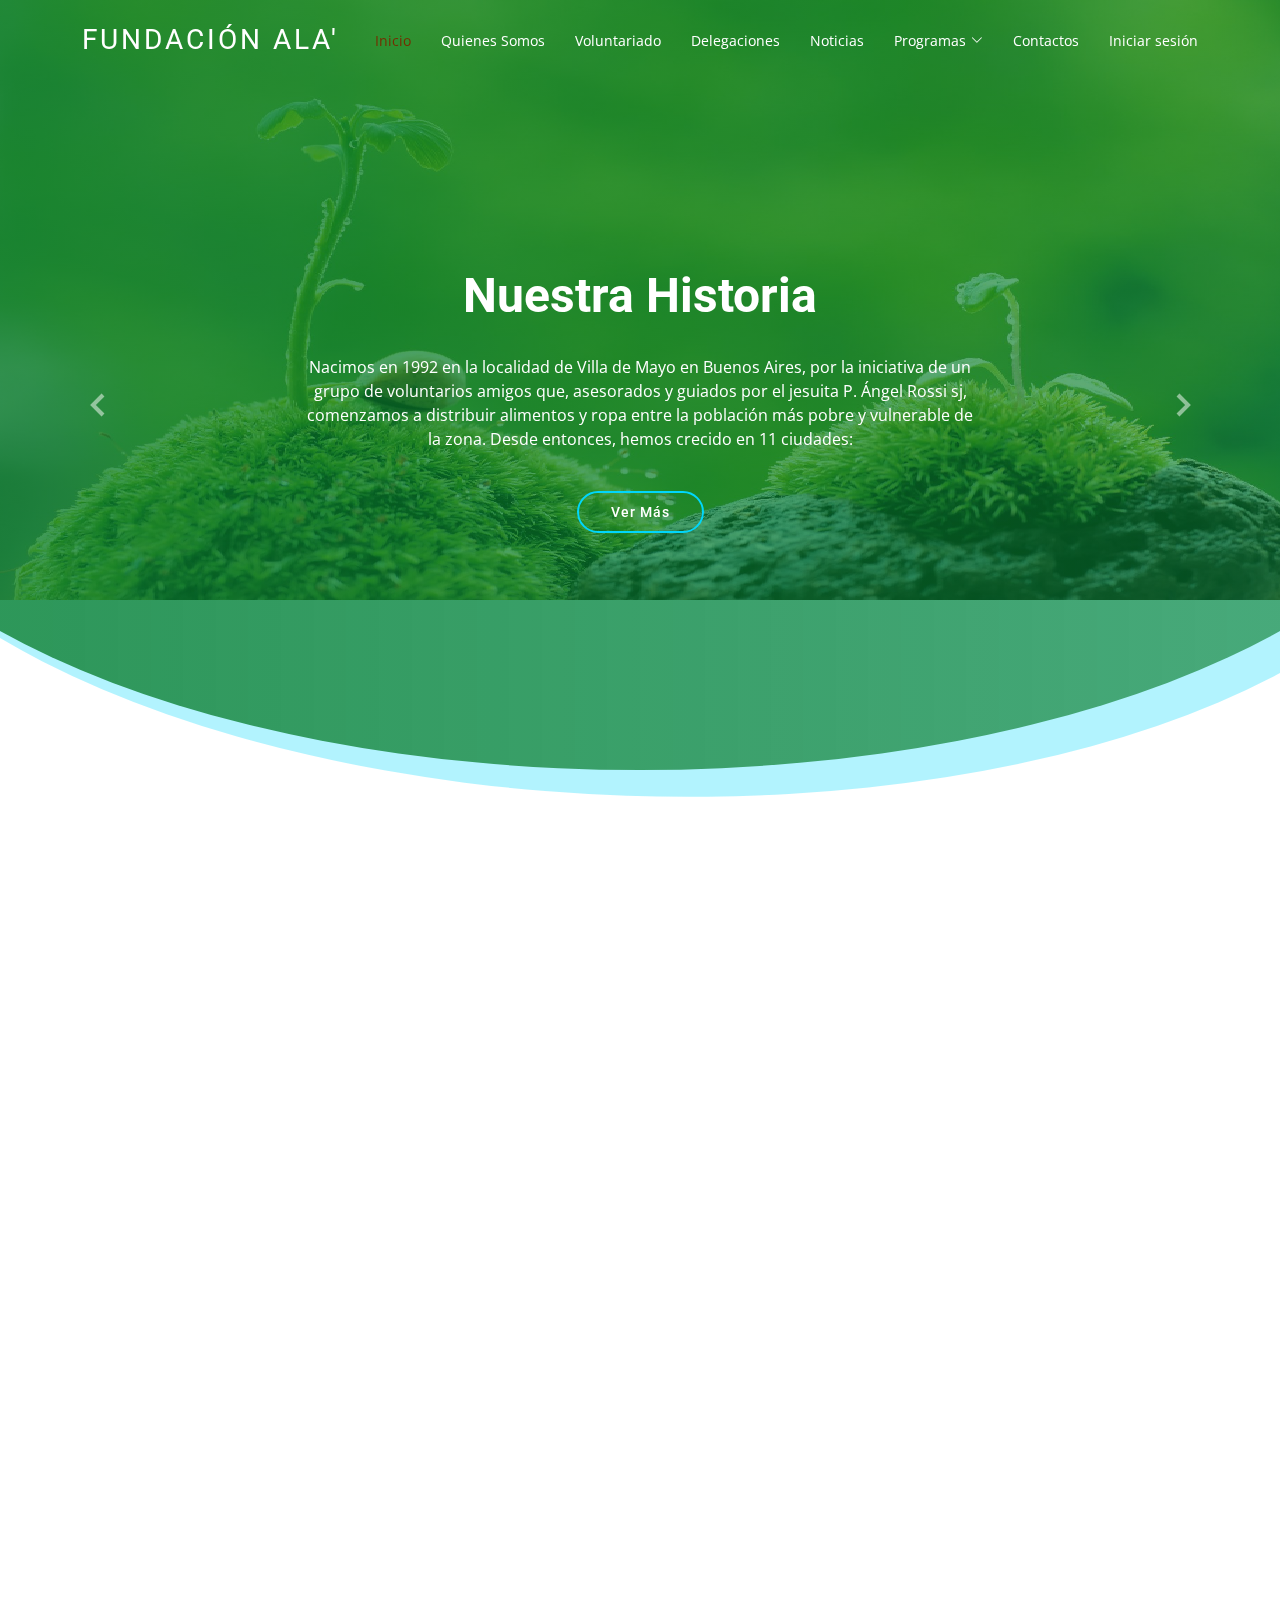
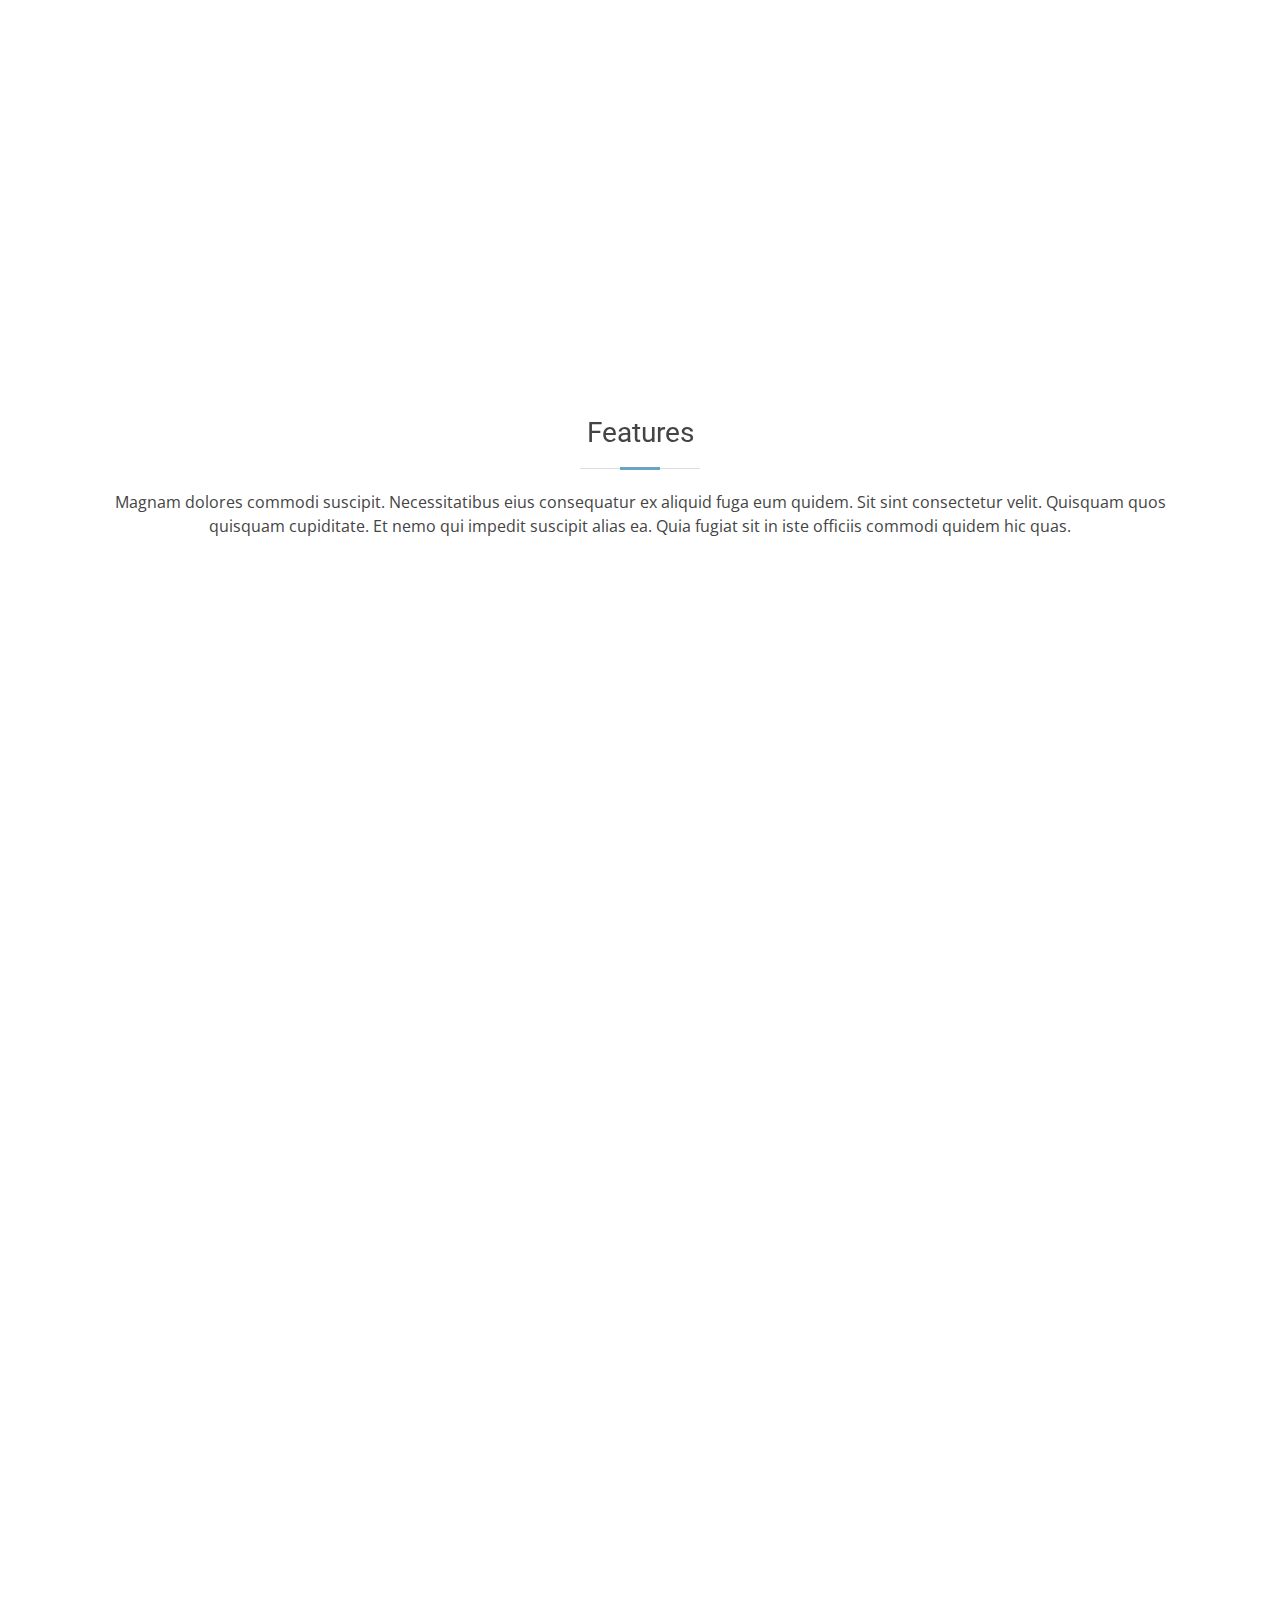
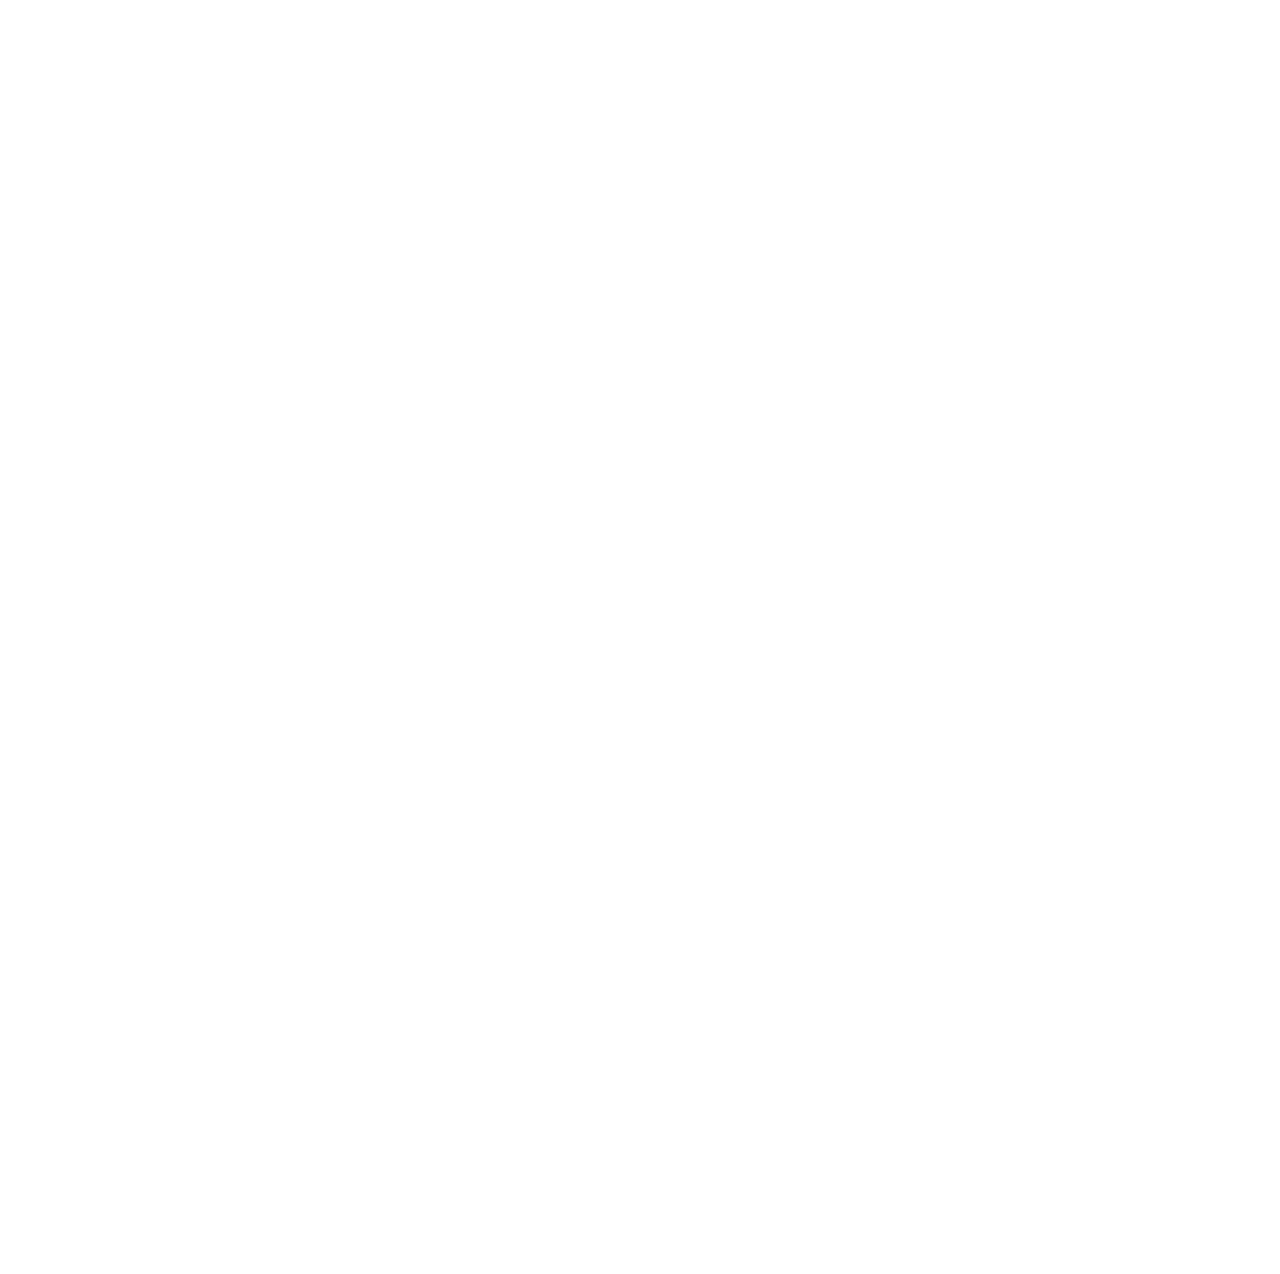
<file: index.html>
<!DOCTYPE html>
<html lang="en">

<head>
  <meta charset="utf-8">
  <meta content="width=device-width, initial-scale=1.0" name="viewport">

  <title>Fundación Ala'</title>
  <meta content="" name="description">
  <meta content="" name="keywords">

  <!-- Favicons -->
  <link href="assets/img/logo.png" rel="icon">
  <link href="assets/img/logo.png" rel="apple-touch-icon">

  <!-- Google Fonts -->
  <link href="https://fonts.googleapis.com/css?family=Open+Sans:300,300i,400,400i,600,600i,700,700i|Roboto:300,300i,400,400i,500,500i,700,700i&display=swap" rel="stylesheet">

  <!-- Vendor CSS Files -->
  <link href="assets/vendor/animate.css/animate.min.css" rel="stylesheet">
  <link href="assets/vendor/aos/aos.css" rel="stylesheet">
  <link href="assets/vendor/bootstrap/css/bootstrap.min.css" rel="stylesheet">
  <link href="assets/vendor/bootstrap-icons/bootstrap-icons.css" rel="stylesheet">
  <link href="assets/vendor/boxicons/css/boxicons.min.css" rel="stylesheet">
  <link href="assets/vendor/glightbox/css/glightbox.min.css" rel="stylesheet">
  <link href="assets/vendor/swiper/swiper-bundle.min.css" rel="stylesheet">

  <!-- Template Main CSS File -->
  <link href="assets/css/style.css" rel="stylesheet">

  <!-- =======================================================
  * Template Name: Moderna - v4.10.1
  * Template URL: https://bootstrapmade.com/free-bootstrap-template-corporate-moderna/
  * Author: BootstrapMade.com
  * License: https://bootstrapmade.com/license/
  ======================================================== -->
</head>

<body>

  <!-- ======= Header ======= -->
  <header id="header" class="fixed-top d-flex align-items-center header-transparent">
    <div class="container d-flex justify-content-between align-items-center">

      <div class="logo">
        <h1 class="text-light"><a href="index.html"><span>Fundación Ala'</span></a></h1>
        <!-- Uncomment below if you prefer to use an image logo -->
        <!-- <a href="index.html"><img src="assets/img/logo.png" alt="" class="img-fluid"></a>-->
      </div>

      <nav id="navbar" class="navbar">
        <ul>
          <li><a class="active" href="index.html">Inicio</a></li>
          <li><a href="services.html">Quienes Somos</a></li>
          <li><a href="about.html">Voluntariado</a></li>
          <li><a href="portfolio.html">Delegaciones</a></li>
          <li><a href="blog.html">Noticias</a></li>
          
          <li class="dropdown"><a href="#"><span>Programas</span> <i class="bi bi-chevron-down"></i></a>
            <ul>
              <li><a href="#">Hogares</a></li>
              <li class="dropdown"><a href="#"><span>Educación</span> <i class="bi bi-chevron-right"></i></a>
                <ul>
                  <li><a href="#">Talleres</a></li>
                  <li><a href="#">Educación</a></li>
                  <li><a href="#">Promoción Social</a></li>
                  <li><a href="#">Soledad</a></li>
                  <li><a href="#">Espiritualidad</a></li>
                </ul>
              </li>
              <li><a href="#">Espiritualidad</a></li>
              <li><a href="#">Promoción Social</a></li>
              <li><a href="#">Soledad</a></li>
            </ul>
          </li>
          <li><a href="contact.html">Contactos</a></li>
          <li><a href="Form inicio session/index.html">Iniciar sesión</a></li>
        </ul>
        <i class="bi bi-list mobile-nav-toggle"></i>
      </nav><!-- .navbar -->

    </div>
  </header><!-- End Header -->

  <!-- ======= Hero Section ======= -->
  <section id="hero" class="d-flex justify-cntent-center align-items-center">
    <div id="heroCarousel" class="container carousel carousel-fade" data-bs-ride="carousel" data-bs-interval="5000">

      <!-- Slide 1 -->
      <div class="carousel-item active">
        <div class="carousel-container">
          <h2 class="animate__animated animate__fadeInDown">Nuestra <span>Historia</span></h2>
          <p class="animate__animated animate__fadeInUp">Nacimos en 1992 en la localidad de Villa de Mayo en Buenos Aires, por la iniciativa de un grupo de voluntarios amigos que, asesorados y guiados por el jesuita P. Ángel Rossi sj, comenzamos a distribuir alimentos y ropa entre la población más pobre y vulnerable de la zona.
            Desde entonces, hemos crecido en 11 ciudades:
            </p>
          <a href="" class="btn-get-started animate__animated animate__fadeInUp">Ver Más</a>
        </div>
      </div>

      <!-- Slide 2 -->
      <div class="carousel-item">
        <div class="carousel-container">
          <h2 class="animate__animated animate__fadeInDown">¿Que hacemos?</h2>
          <p class="animate__animated animate__fadeInUp">En Argentina llevamos adelante 67 programas por medio de donaciones económicas y materiales, y por la colaboración de numerosos voluntarios que de un modo gratuito, organizado y comprometido, se empeñan en mejorar y transformar las condiciones de vida de los más vulnerables, manifestando el amor “mas con gestos que con palabras”.</p>
          <a href="" class="btn-get-started animate__animated animate__fadeInUp">Read More</a>
        </div>
      </div>


      <a class="carousel-control-prev" href="#heroCarousel" role="button" data-bs-slide="prev">
        <span class="carousel-control-prev-icon bx bx-chevron-left" aria-hidden="true"></span>
      </a>

      <a class="carousel-control-next" href="#heroCarousel" role="button" data-bs-slide="next">
        <span class="carousel-control-next-icon bx bx-chevron-right" aria-hidden="true"></span>
      </a>

    </div>
  </section><!-- End Hero -->

  <main id="main">

    <!-- ======= Services Section ======= -->
    <section class="services">
      <div class="container">

        <div class="row">
          <div class="col-md-6 col-lg-3 d-flex align-items-stretch" data-aos="fade-up">
            <div class="icon-box icon-box-pink">
              <div class="icon"><i class="bx bxl-dribbble"></i></div>
              <h4 class="title"><a href="">Misión</a></h4>
              <p class="description">Somos un movimiento de voluntarios que acompaña a personas en situación de soledad y vulnerabilidad, creando y desarrollando espacios de confianza, alegría y esperanza.</p>
            </div>
          </div>

          <div class="col-md-6 col-lg-3 d-flex align-items-stretch" data-aos="fade-up" data-aos-delay="100">
            <div class="icon-box icon-box-cyan">
              <div class="icon"><i class="bx bx-file"></i></div>
              <h4 class="title"><a href="">Visión</a></h4>
              <p class="description">Gestar creativamente una sociedad comprometida en la justicia y solidaridad que amando y sirviendo pone la mirada en la persona y sus necesidades.</p>
            </div>
          </div>

          <div class="col-md-6 col-lg-3 d-flex align-items-stretch" data-aos="fade-up" data-aos-delay="200">
            <div class="icon-box icon-box-green">
              <div class="icon"><i class="bx bx-tachometer"></i></div>
              <h4 class="title"><a href="">Valores</a></h4>
              <p class="description">Amor, servicio, alegría, compromiso.</p>
            </div>
          </div>


        </div>

      </div>
    </section><!-- End Services Section -->

    <!-- ======= Why Us Section ======= -->
    <section class="why-us section-bg" data-aos="fade-up" date-aos-delay="200">
      <div class="container">

        <div class="row">
          <div class="col-lg-6 video-box">
            <img src="assets/img/why-us.jpg" class="img-fluid" alt="">
            <a href="https://www.youtube.com/watch?v=jDDaplaOz7Q" class="venobox play-btn mb-4" data-vbtype="video" data-autoplay="true"></a>
          </div>

          <div class="col-lg-6 d-flex flex-column justify-content-center p-5">

            <div class="icon-box">
              <div class="icon"><i class="bx bx-fingerprint"></i></div>
              <h4 class="title"><a href="">Lorem Ipsum</a></h4>
              <p class="description">Voluptatum deleniti atque corrupti quos dolores et quas molestias excepturi sint occaecati cupiditate non provident</p>
            </div>

            <div class="icon-box">
              <div class="icon"><i class="bx bx-gift"></i></div>
              <h4 class="title"><a href="">Nemo Enim</a></h4>
              <p class="description">At vero eos et accusamus et iusto odio dignissimos ducimus qui blanditiis praesentium voluptatum deleniti atque</p>
            </div>

          </div>
        </div>

      </div>
    </section><!-- End Why Us Section -->

    <!-- ======= Features Section ======= -->
    <section class="features">
      <div class="container">

        <div class="section-title">
          <h2>Features</h2>
          <p>Magnam dolores commodi suscipit. Necessitatibus eius consequatur ex aliquid fuga eum quidem. Sit sint consectetur velit. Quisquam quos quisquam cupiditate. Et nemo qui impedit suscipit alias ea. Quia fugiat sit in iste officiis commodi quidem hic quas.</p>
        </div>

        <div class="row" data-aos="fade-up">
          <div class="col-md-5">
            <img src="assets/img/features-1.svg" class="img-fluid" alt="">
          </div>
          <div class="col-md-7 pt-4">
            <h3>Voluptatem dignissimos provident quasi corporis voluptates sit assumenda.</h3>
            <p class="fst-italic">
              Lorem ipsum dolor sit amet, consectetur adipiscing elit, sed do eiusmod tempor incididunt ut labore et dolore
              magna aliqua.
            </p>
            <ul>
              <li><i class="bi bi-check"></i> Ullamco laboris nisi ut aliquip ex ea commodo consequat.</li>
              <li><i class="bi bi-check"></i> Duis aute irure dolor in reprehenderit in voluptate velit.</li>
            </ul>
          </div>
        </div>

        <div class="row" data-aos="fade-up">
          <div class="col-md-5 order-1 order-md-2">
            <img src="assets/img/features-2.svg" class="img-fluid" alt="">
          </div>
          <div class="col-md-7 pt-5 order-2 order-md-1">
            <h3>Corporis temporibus maiores provident</h3>
            <p class="fst-italic">
              Lorem ipsum dolor sit amet, consectetur adipiscing elit, sed do eiusmod tempor incididunt ut labore et dolore
              magna aliqua.
            </p>
            <p>
              Ullamco laboris nisi ut aliquip ex ea commodo consequat. Duis aute irure dolor in reprehenderit in voluptate
              velit esse cillum dolore eu fugiat nulla pariatur. Excepteur sint occaecat cupidatat non proident, sunt in
              culpa qui officia deserunt mollit anim id est laborum
            </p>
          </div>
        </div>

        <div class="row" data-aos="fade-up">
          <div class="col-md-5">
            <img src="assets/img/features-3.svg" class="img-fluid" alt="">
          </div>
          <div class="col-md-7 pt-5">
            <h3>Sunt consequatur ad ut est nulla consectetur reiciendis animi voluptas</h3>
            <p>Cupiditate placeat cupiditate placeat est ipsam culpa. Delectus quia minima quod. Sunt saepe odit aut quia voluptatem hic voluptas dolor doloremque.</p>
            <ul>
              <li><i class="bi bi-check"></i> Ullamco laboris nisi ut aliquip ex ea commodo consequat.</li>
              <li><i class="bi bi-check"></i> Duis aute irure dolor in reprehenderit in voluptate velit.</li>
              <li><i class="bi bi-check"></i> Facilis ut et voluptatem aperiam. Autem soluta ad fugiat.</li>
            </ul>
          </div>
        </div>

        <div class="row" data-aos="fade-up">
          <div class="col-md-5 order-1 order-md-2">
            <img src="assets/img/features-4.svg" class="img-fluid" alt="">
          </div>
          <div class="col-md-7 pt-5 order-2 order-md-1">
            <h3>Quas et necessitatibus eaque impedit ipsum animi consequatur incidunt in</h3>
            <p class="fst-italic">
              Lorem ipsum dolor sit amet, consectetur adipiscing elit, sed do eiusmod tempor incididunt ut labore et dolore
              magna aliqua.
            </p>
            <p>
              Ullamco laboris nisi ut aliquip ex ea commodo consequat. Duis aute irure dolor in reprehenderit in voluptate
              velit esse cillum dolore eu fugiat nulla pariatur. Excepteur sint occaecat cupidatat non proident, sunt in
              culpa qui officia deserunt mollit anim id est laborum
            </p>
          </div>
        </div>

      </div>
    </section><!-- End Features Section -->

  </main><!-- End #main -->

  <!-- ======= Footer ======= -->
  <footer id="footer" data-aos="fade-up" data-aos-easing="ease-in-out" data-aos-duration="500">

    <div class="footer-newsletter">
      <div class="container">
        <div class="row">
          <div class="col-lg-6">
            <h4>Our Newsletter</h4>
            <p>Tamen quem nulla quae legam multos aute sint culpa legam noster magna</p>
          </div>
          <div class="col-lg-6">
            <form action="" method="post">
              <input type="email" name="email"><input type="submit" value="Subscribe">
            </form>
          </div>
        </div>
      </div>
    </div>

    <div class="footer-top">
      <div class="container">
        <div class="row">

          <div class="col-lg-3 col-md-6 footer-links">
            <h4>Useful Links</h4>
            <ul>
              <li><i class="bx bx-chevron-right"></i> <a href="#">Home</a></li>
              <li><i class="bx bx-chevron-right"></i> <a href="#">About us</a></li>
              <li><i class="bx bx-chevron-right"></i> <a href="#">Services</a></li>
              <li><i class="bx bx-chevron-right"></i> <a href="#">Terms of service</a></li>
              <li><i class="bx bx-chevron-right"></i> <a href="#">Privacy policy</a></li>
            </ul>
          </div>

          <div class="col-lg-3 col-md-6 footer-links">
            <h4>Our Services</h4>
            <ul>
              <li><i class="bx bx-chevron-right"></i> <a href="#">Web Design</a></li>
              <li><i class="bx bx-chevron-right"></i> <a href="#">Web Development</a></li>
              <li><i class="bx bx-chevron-right"></i> <a href="#">Product Management</a></li>
              <li><i class="bx bx-chevron-right"></i> <a href="#">Marketing</a></li>
              <li><i class="bx bx-chevron-right"></i> <a href="#">Graphic Design</a></li>
            </ul>
          </div>

          <div class="col-lg-3 col-md-6 footer-contact">
            <h4>Contact Us</h4>
            <p>
              A108 Adam Street <br>
              New York, NY 535022<br>
              United States <br><br>
              <strong>Phone:</strong> +1 5589 55488 55<br>
              <strong>Email:</strong> info@example.com<br>
            </p>

          </div>

          <div class="col-lg-3 col-md-6 footer-info">
            <h3>About Moderna</h3>
            <p>Cras fermentum odio eu feugiat lide par naso tierra. Justo eget nada terra videa magna derita valies darta donna mare fermentum iaculis eu non diam phasellus.</p>
            <div class="social-links mt-3">
              <a href="#" class="twitter"><i class="bx bxl-twitter"></i></a>
              <a href="#" class="facebook"><i class="bx bxl-facebook"></i></a>
              <a href="#" class="instagram"><i class="bx bxl-instagram"></i></a>
              <a href="#" class="linkedin"><i class="bx bxl-linkedin"></i></a>
            </div>
          </div>

        </div>
      </div>
    </div>

    <div class="container">
      <div class="copyright">
        &copy; Copyright <strong><span>Moderna</span></strong>. All Rights Reserved
      </div>
      <div class="credits">
        <!-- All the links in the footer should remain intact. -->
        <!-- You can delete the links only if you purchased the pro version. -->
        <!-- Licensing information: https://bootstrapmade.com/license/ -->
        <!-- Purchase the pro version with working PHP/AJAX contact form: https://bootstrapmade.com/free-bootstrap-template-corporate-moderna/ -->
        Designed by <a href="https://bootstrapmade.com/">BootstrapMade</a>
      </div>
    </div>
  </footer><!-- End Footer -->

  <a href="#" class="back-to-top d-flex align-items-center justify-content-center"><i class="bi bi-arrow-up-short"></i></a>

  <!-- Vendor JS Files -->
  <script src="assets/vendor/purecounter/purecounter_vanilla.js"></script>
  <script src="assets/vendor/aos/aos.js"></script>
  <script src="assets/vendor/bootstrap/js/bootstrap.bundle.min.js"></script>
  <script src="assets/vendor/glightbox/js/glightbox.min.js"></script>
  <script src="assets/vendor/isotope-layout/isotope.pkgd.min.js"></script>
  <script src="assets/vendor/swiper/swiper-bundle.min.js"></script>
  <script src="assets/vendor/waypoints/noframework.waypoints.js"></script>
  <script src="assets/vendor/php-email-form/validate.js"></script>

  <!-- Template Main JS File -->
  <script src="assets/js/main.js"></script>

</body>

</html>
</file>
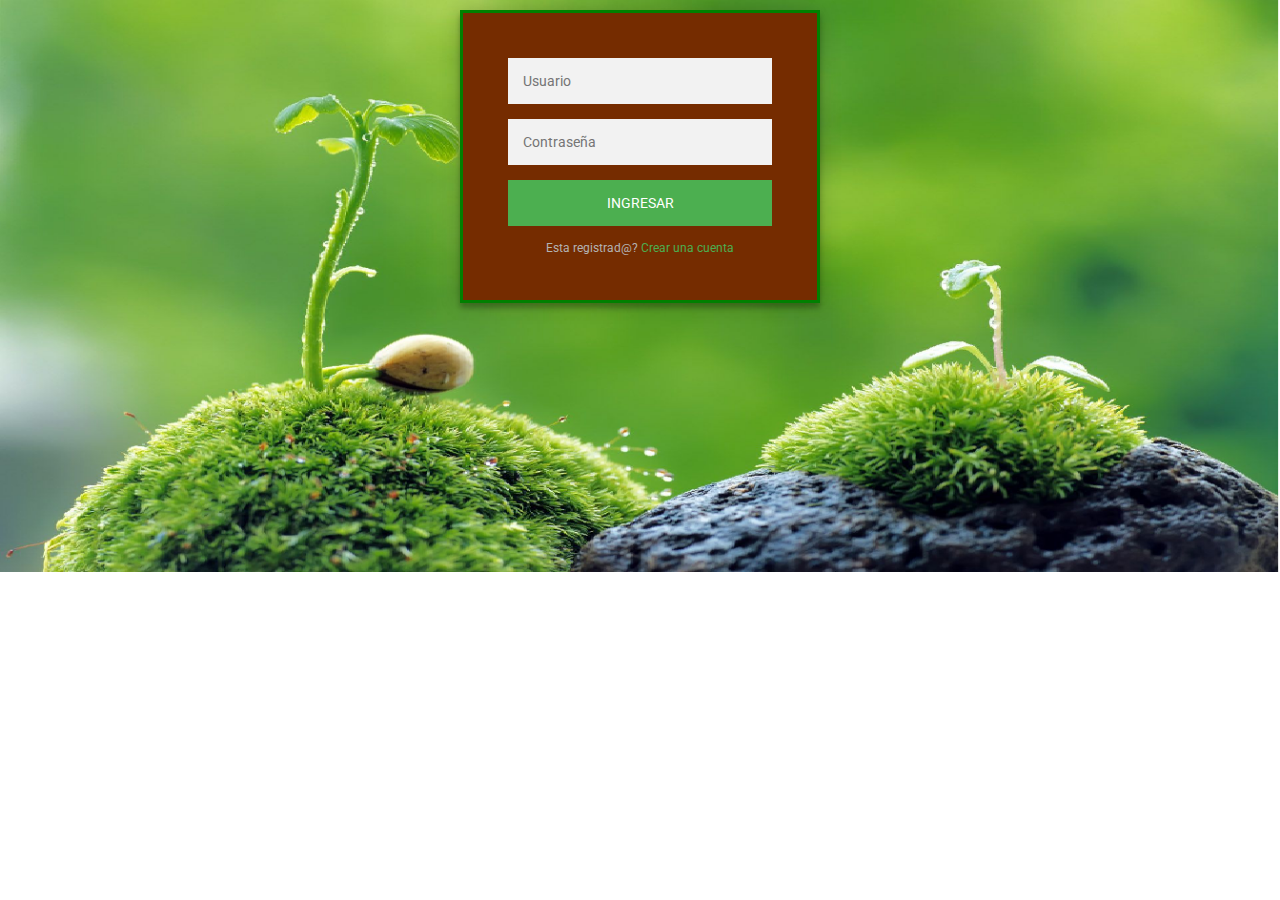
<file: Form inicio session/index.html>
<!DOCTYPE html>
<html lang="en" >
<head>
  <meta charset="UTF-8">
  <title>Fundación Ala' - Inicio de Usuario</title>
  <link rel="stylesheet" href="./style.css">
 
</head>
<body>
<!-- partial:index.partial.html -->
<div class="login-page">
  <div class="form">
    <form class="register-form">
      <input type="text" placeholder="Usuario"/>
      <input type="password" placeholder="Contraseña"/>
      <input type="password" placeholder="Repita Contraseña"/>
      <input type="text" placeholder="Nombre y Apellido"/>
      <input type="text" placeholder="Mail"/>
      <input type="text" placeholder="Telefono"/>
      <button>Crear</button>
      <p class="message">Esta registrad@? <a href="#">Iniciar Sesión</a></p>
    </form>
    <form class="login-form">
      <input type="text" placeholder="Usuario"/>
      <input type="password" placeholder="Contraseña"/>
      <button>ingresar</button>
      <p class="message">Esta registrad@? <a href="#">Crear una cuenta</a></p>
    </form>
  </div>
</div>
<!-- partial -->
  <script src='https://cdnjs.cloudflare.com/ajax/libs/jquery/2.1.3/jquery.min.js'></script><script  src="./script.js"></script>

</body>
</html>
</file>
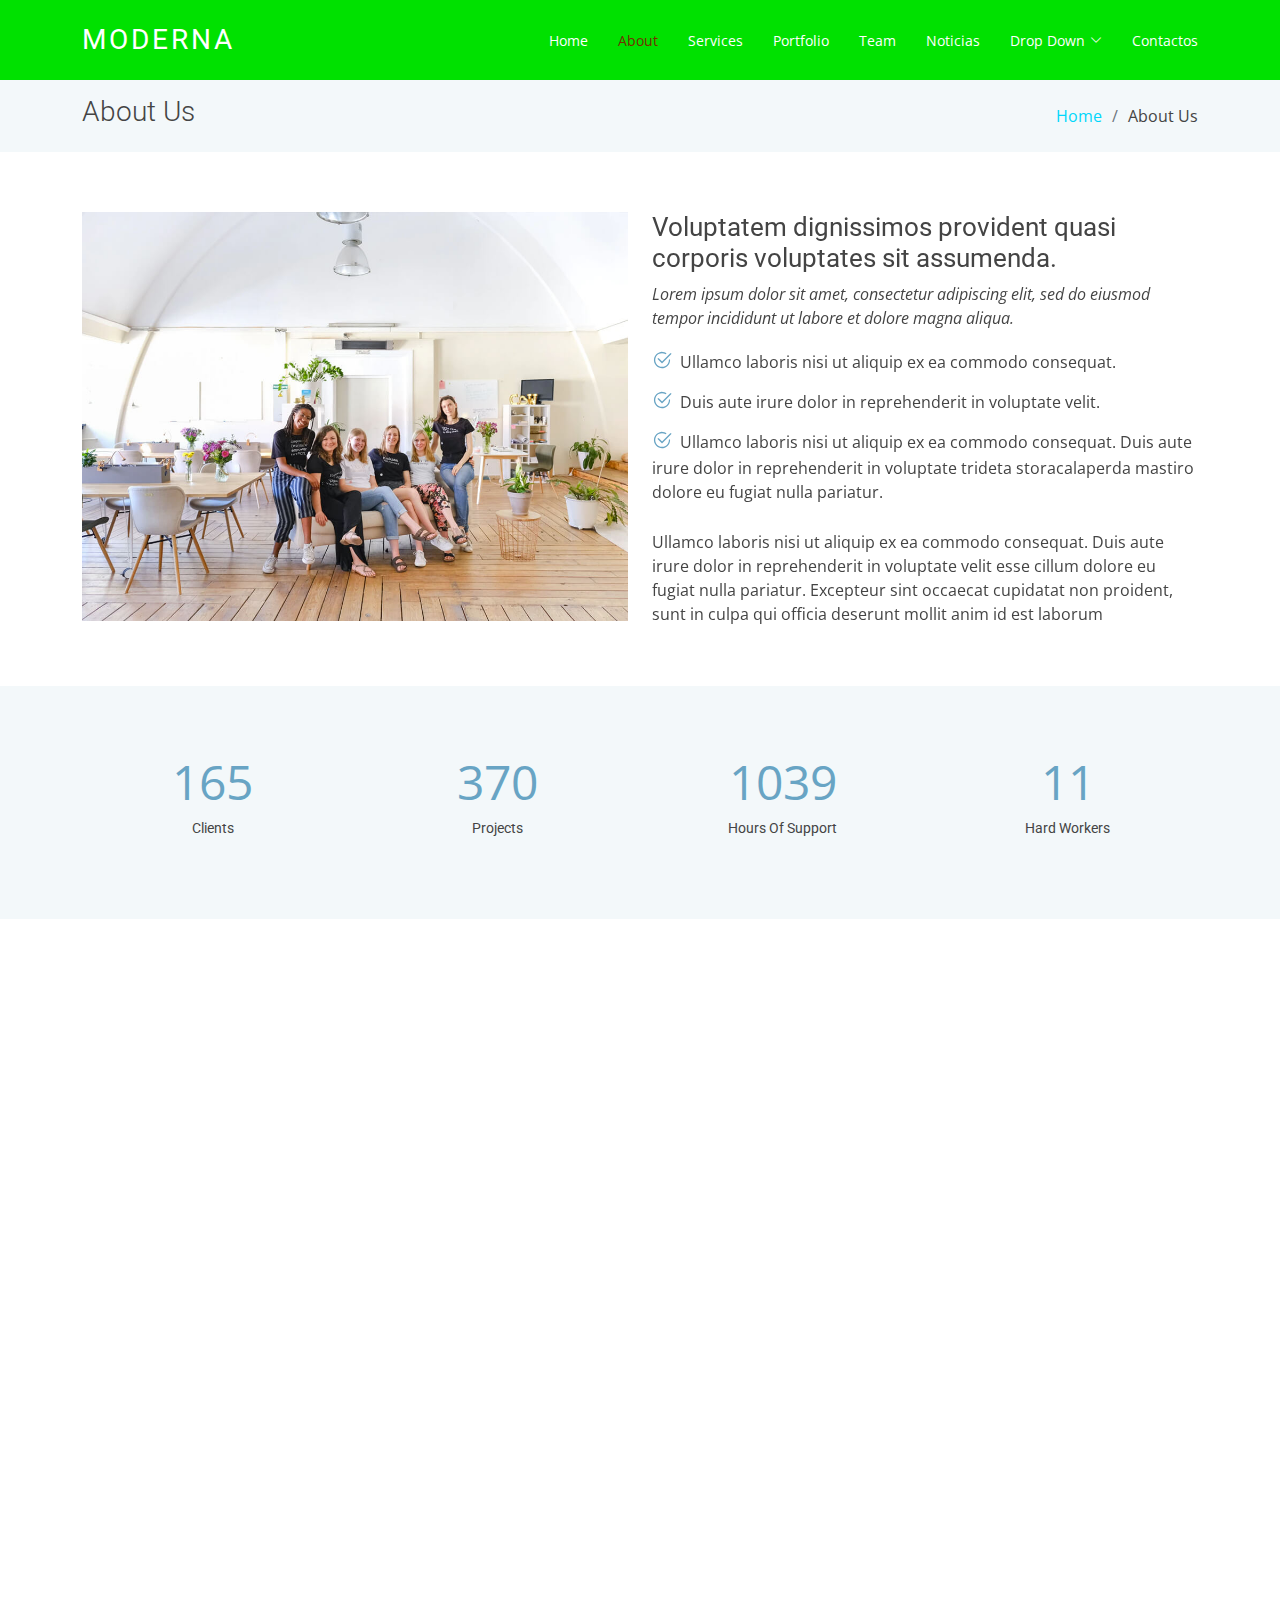
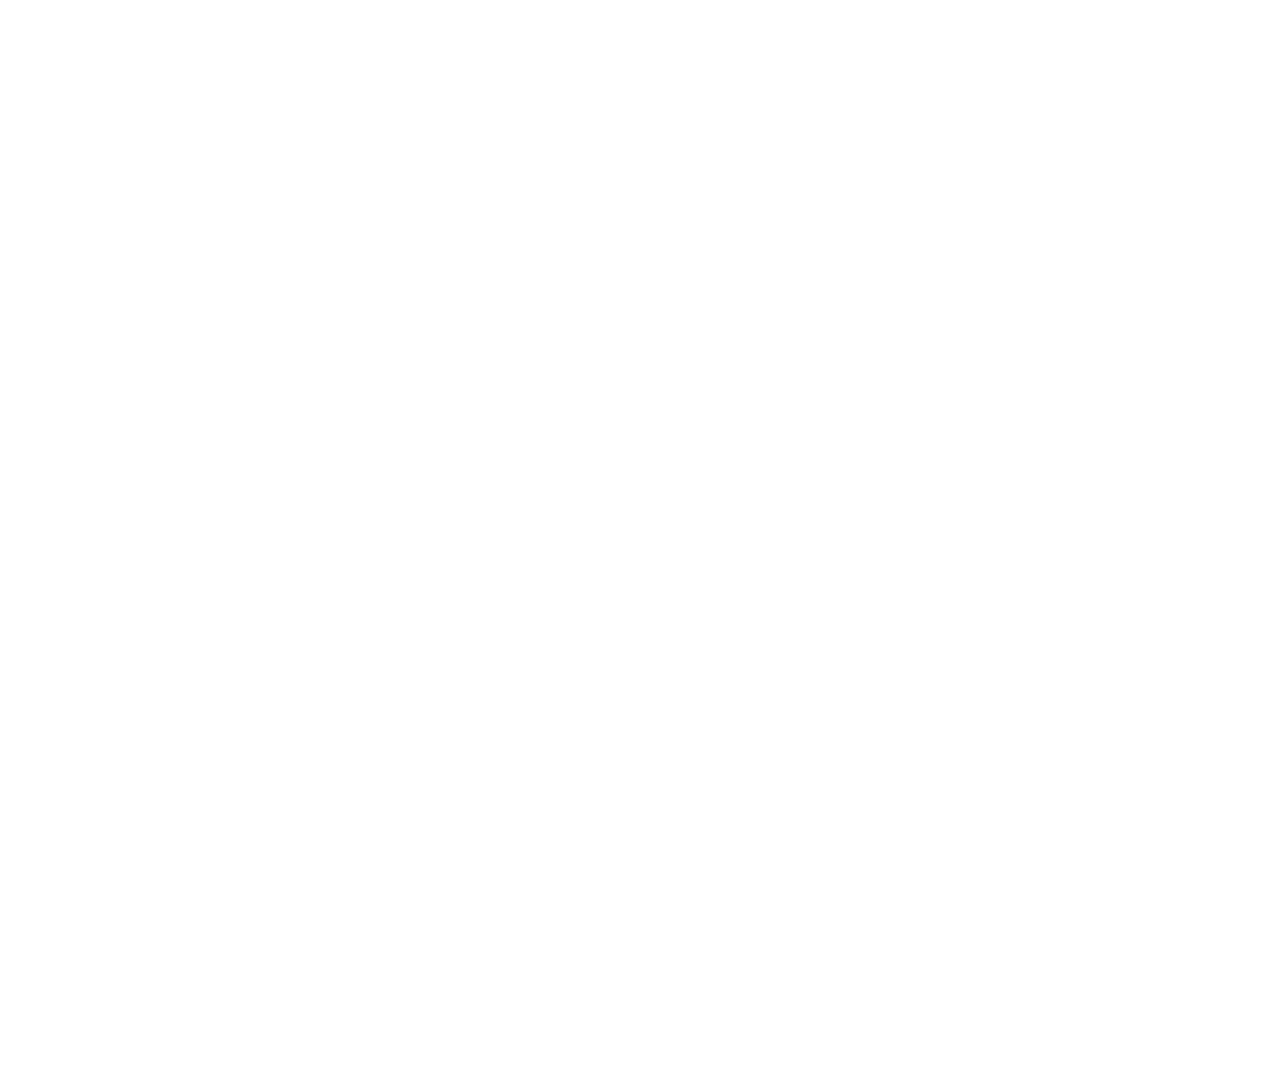
<file: about.html>
<!DOCTYPE html>
<html lang="en">

<head>
  <meta charset="utf-8">
  <meta content="width=device-width, initial-scale=1.0" name="viewport">

  <title>About - Moderna Bootstrap Template</title>
  <meta content="" name="description">
  <meta content="" name="keywords">

  <!-- Favicons -->
  <link href="assets/img/favicon.png" rel="icon">
  <link href="assets/img/apple-touch-icon.png" rel="apple-touch-icon">

  <!-- Google Fonts -->
  <link href="https://fonts.googleapis.com/css?family=Open+Sans:300,300i,400,400i,600,600i,700,700i|Roboto:300,300i,400,400i,500,500i,700,700i&display=swap" rel="stylesheet">

  <!-- Vendor CSS Files -->
  <link href="assets/vendor/animate.css/animate.min.css" rel="stylesheet">
  <link href="assets/vendor/aos/aos.css" rel="stylesheet">
  <link href="assets/vendor/bootstrap/css/bootstrap.min.css" rel="stylesheet">
  <link href="assets/vendor/bootstrap-icons/bootstrap-icons.css" rel="stylesheet">
  <link href="assets/vendor/boxicons/css/boxicons.min.css" rel="stylesheet">
  <link href="assets/vendor/glightbox/css/glightbox.min.css" rel="stylesheet">
  <link href="assets/vendor/swiper/swiper-bundle.min.css" rel="stylesheet">

  <!-- Template Main CSS File -->
  <link href="assets/css/style.css" rel="stylesheet">

  <!-- =======================================================
  * Template Name: Moderna - v4.10.1
  * Template URL: https://bootstrapmade.com/free-bootstrap-template-corporate-moderna/
  * Author: BootstrapMade.com
  * License: https://bootstrapmade.com/license/
  ======================================================== -->
</head>

<body>

  <!-- ======= Header ======= -->
  <header id="header" class="fixed-top d-flex align-items-center ">
    <div class="container d-flex justify-content-between align-items-center">

      <div class="logo">
        <h1 class="text-light"><a href="index.html"><span>Moderna</span></a></h1>
        <!-- Uncomment below if you prefer to use an image logo -->
        <!-- <a href="index.html"><img src="assets/img/logo.png" alt="" class="img-fluid"></a>-->
      </div>

      <nav id="navbar" class="navbar">
        <ul>
          <li><a class="" href="index.html">Home</a></li>
          <li><a class="active" href="about.html">About</a></li>
          <li><a href="services.html">Services</a></li>
          <li><a href="portfolio.html">Portfolio</a></li>
          <li><a href="team.html">Team</a></li>
          <li><a href="blog.html">Noticias</a></li>
          <li class="dropdown"><a href="#"><span>Drop Down</span> <i class="bi bi-chevron-down"></i></a>
            <ul>
              <li><a href="#">Drop Down 1</a></li>
              <li class="dropdown"><a href="#"><span>Deep Drop Down</span> <i class="bi bi-chevron-right"></i></a>
                <ul>
                  <li><a href="#">Deep Drop Down 1</a></li>
                  <li><a href="#">Deep Drop Down 2</a></li>
                  <li><a href="#">Deep Drop Down 3</a></li>
                  <li><a href="#">Deep Drop Down 4</a></li>
                  <li><a href="#">Deep Drop Down 5</a></li>
                </ul>
              </li>
              <li><a href="#">Drop Down 2</a></li>
              <li><a href="#">Drop Down 3</a></li>
              <li><a href="#">Drop Down 4</a></li>
            </ul>
          </li>
          <li><a href="contact.html">Contactos</a></li>
        </ul>
        <i class="bi bi-list mobile-nav-toggle"></i>
      </nav><!-- .navbar -->

    </div>
  </header><!-- End Header -->

  <main id="main">

    <!-- ======= About Us Section ======= -->
    <section class="breadcrumbs">
      <div class="container">

        <div class="d-flex justify-content-between align-items-center">
          <h2>About Us</h2>
          <ol>
            <li><a href="index.html">Home</a></li>
            <li>About Us</li>
          </ol>
        </div>

      </div>
    </section><!-- End About Us Section -->

    <!-- ======= About Section ======= -->
    <section class="about" data-aos="fade-up">
      <div class="container">

        <div class="row">
          <div class="col-lg-6">
            <img src="assets/img/about.jpg" class="img-fluid" alt="">
          </div>
          <div class="col-lg-6 pt-4 pt-lg-0">
            <h3>Voluptatem dignissimos provident quasi corporis voluptates sit assumenda.</h3>
            <p class="fst-italic">
              Lorem ipsum dolor sit amet, consectetur adipiscing elit, sed do eiusmod tempor incididunt ut labore et dolore
              magna aliqua.
            </p>
            <ul>
              <li><i class="bi bi-check2-circle"></i> Ullamco laboris nisi ut aliquip ex ea commodo consequat.</li>
              <li><i class="bi bi-check2-circle"></i> Duis aute irure dolor in reprehenderit in voluptate velit.</li>
              <li><i class="bi bi-check2-circle"></i> Ullamco laboris nisi ut aliquip ex ea commodo consequat. Duis aute irure dolor in reprehenderit in voluptate trideta storacalaperda mastiro dolore eu fugiat nulla pariatur.</li>
            </ul>
            <p>
              Ullamco laboris nisi ut aliquip ex ea commodo consequat. Duis aute irure dolor in reprehenderit in voluptate
              velit esse cillum dolore eu fugiat nulla pariatur. Excepteur sint occaecat cupidatat non proident, sunt in
              culpa qui officia deserunt mollit anim id est laborum
            </p>
          </div>
        </div>

      </div>
    </section><!-- End About Section -->

    <!-- ======= Facts Section ======= -->
    <section class="facts section-bg" data-aos="fade-up">
      <div class="container">

        <div class="row counters">

          <div class="col-lg-3 col-6 text-center">
            <span data-purecounter-start="0" data-purecounter-end="232" data-purecounter-duration="1" class="purecounter"></span>
            <p>Clients</p>
          </div>

          <div class="col-lg-3 col-6 text-center">
            <span data-purecounter-start="0" data-purecounter-end="521" data-purecounter-duration="1" class="purecounter"></span>
            <p>Projects</p>
          </div>

          <div class="col-lg-3 col-6 text-center">
            <span data-purecounter-start="0" data-purecounter-end="1463" data-purecounter-duration="1" class="purecounter"></span>
            <p>Hours Of Support</p>
          </div>

          <div class="col-lg-3 col-6 text-center">
            <span data-purecounter-start="0" data-purecounter-end="15" data-purecounter-duration="1" class="purecounter"></span>
            <p>Hard Workers</p>
          </div>

        </div>

      </div>
    </section><!-- End Facts Section -->

    <!-- ======= Our Skills Section ======= -->
    <section class="skills" data-aos="fade-up">
      <div class="container">

        <div class="section-title">
          <h2>Our Skills</h2>
          <p>Magnam dolores commodi suscipit. Necessitatibus eius consequatur ex aliquid fuga eum quidem. Sit sint consectetur velit. Quisquam quos quisquam cupiditate. Et nemo qui impedit suscipit alias ea. Quia fugiat sit in iste officiis commodi quidem hic quas.</p>
        </div>

        <div class="skills-content">

          <div class="progress">
            <div class="progress-bar bg-success" role="progressbar" aria-valuenow="100" aria-valuemin="0" aria-valuemax="100">
              <span class="skill">HTML <i class="val">100%</i></span>
            </div>
          </div>

          <div class="progress">
            <div class="progress-bar bg-info" role="progressbar" aria-valuenow="90" aria-valuemin="0" aria-valuemax="100">
              <span class="skill">CSS <i class="val">90%</i></span>
            </div>
          </div>

          <div class="progress">
            <div class="progress-bar bg-warning" role="progressbar" aria-valuenow="75" aria-valuemin="0" aria-valuemax="100">
              <span class="skill">JavaScript <i class="val">75%</i></span>
            </div>
          </div>

          <div class="progress">
            <div class="progress-bar bg-danger" role="progressbar" aria-valuenow="55" aria-valuemin="0" aria-valuemax="100">
              <span class="skill">Photoshop <i class="val">55%</i></span>
            </div>
          </div>

        </div>

      </div>
    </section><!-- End Our Skills Section -->

    <!-- ======= Tetstimonials Section ======= -->
    <section class="testimonials" data-aos="fade-up">
      <div class="container">

        <div class="section-title">
          <h2>Tetstimonials</h2>
          <p>Magnam dolores commodi suscipit. Necessitatibus eius consequatur ex aliquid fuga eum quidem. Sit sint consectetur velit. Quisquam quos quisquam cupiditate. Et nemo qui impedit suscipit alias ea. Quia fugiat sit in iste officiis commodi quidem hic quas.</p>
        </div>

        <div class="testimonials-carousel swiper">
          <div class="swiper-wrapper">
            <div class="testimonial-item swiper-slide">
              <img src="assets/img/testimonials/testimonials-1.jpg" class="testimonial-img" alt="">
              <h3>Saul Goodman</h3>
              <h4>Ceo &amp; Founder</h4>
              <p>
                <i class="bx bxs-quote-alt-left quote-icon-left"></i>
                Proin iaculis purus consequat sem cure digni ssim donec porttitora entum suscipit rhoncus. Accusantium quam, ultricies eget id, aliquam eget nibh et. Maecen aliquam, risus at semper.
                <i class="bx bxs-quote-alt-right quote-icon-right"></i>
              </p>
            </div>

            <div class="testimonial-item swiper-slide">
              <img src="assets/img/testimonials/testimonials-2.jpg" class="testimonial-img" alt="">
              <h3>Sara Wilsson</h3>
              <h4>Designer</h4>
              <p>
                <i class="bx bxs-quote-alt-left quote-icon-left"></i>
                Export tempor illum tamen malis malis eram quae irure esse labore quem cillum quid cillum eram malis quorum velit fore eram velit sunt aliqua noster fugiat irure amet legam anim culpa.
                <i class="bx bxs-quote-alt-right quote-icon-right"></i>
              </p>
            </div>

            <div class="testimonial-item swiper-slide">
              <img src="assets/img/testimonials/testimonials-3.jpg" class="testimonial-img" alt="">
              <h3>Jena Karlis</h3>
              <h4>Store Owner</h4>
              <p>
                <i class="bx bxs-quote-alt-left quote-icon-left"></i>
                Enim nisi quem export duis labore cillum quae magna enim sint quorum nulla quem veniam duis minim tempor labore quem eram duis noster aute amet eram fore quis sint minim.
                <i class="bx bxs-quote-alt-right quote-icon-right"></i>
              </p>
            </div>

            <div class="testimonial-item swiper-slide">
              <img src="assets/img/testimonials/testimonials-4.jpg" class="testimonial-img" alt="">
              <h3>Matt Brandon</h3>
              <h4>Freelancer</h4>
              <p>
                <i class="bx bxs-quote-alt-left quote-icon-left"></i>
                Fugiat enim eram quae cillum dolore dolor amet nulla culpa multos export minim fugiat minim velit minim dolor enim duis veniam ipsum anim magna sunt elit fore quem dolore labore illum veniam.
                <i class="bx bxs-quote-alt-right quote-icon-right"></i>
              </p>
            </div>

            <div class="testimonial-item swiper-slide">
              <img src="assets/img/testimonials/testimonials-5.jpg" class="testimonial-img" alt="">
              <h3>John Larson</h3>
              <h4>Entrepreneur</h4>
              <p>
                <i class="bx bxs-quote-alt-left quote-icon-left"></i>
                Quis quorum aliqua sint quem legam fore sunt eram irure aliqua veniam tempor noster veniam enim culpa labore duis sunt culpa nulla illum cillum fugiat legam esse veniam culpa fore nisi cillum quid.
                <i class="bx bxs-quote-alt-right quote-icon-right"></i>
              </p>
            </div>
          </div>
          <div class="swiper-pagination"></div>
        </div>

      </div>
    </section><!-- End Ttstimonials Section -->

  </main><!-- End #main -->

  <!-- ======= Footer ======= -->
  <footer id="footer" data-aos="fade-up" data-aos-easing="ease-in-out" data-aos-duration="500">

    <div class="footer-newsletter">
      <div class="container">
        <div class="row">
          <div class="col-lg-6">
            <h4>Our Newsletter</h4>
            <p>Tamen quem nulla quae legam multos aute sint culpa legam noster magna</p>
          </div>
          <div class="col-lg-6">
            <form action="" method="post">
              <input type="email" name="email"><input type="submit" value="Subscribe">
            </form>
          </div>
        </div>
      </div>
    </div>

    <div class="footer-top">
      <div class="container">
        <div class="row">

          <div class="col-lg-3 col-md-6 footer-links">
            <h4>Useful Links</h4>
            <ul>
              <li><i class="bx bx-chevron-right"></i> <a href="#">Home</a></li>
              <li><i class="bx bx-chevron-right"></i> <a href="#">About us</a></li>
              <li><i class="bx bx-chevron-right"></i> <a href="#">Services</a></li>
              <li><i class="bx bx-chevron-right"></i> <a href="#">Terms of service</a></li>
              <li><i class="bx bx-chevron-right"></i> <a href="#">Privacy policy</a></li>
            </ul>
          </div>

          <div class="col-lg-3 col-md-6 footer-links">
            <h4>Our Services</h4>
            <ul>
              <li><i class="bx bx-chevron-right"></i> <a href="#">Web Design</a></li>
              <li><i class="bx bx-chevron-right"></i> <a href="#">Web Development</a></li>
              <li><i class="bx bx-chevron-right"></i> <a href="#">Product Management</a></li>
              <li><i class="bx bx-chevron-right"></i> <a href="#">Marketing</a></li>
              <li><i class="bx bx-chevron-right"></i> <a href="#">Graphic Design</a></li>
            </ul>
          </div>

          <div class="col-lg-3 col-md-6 footer-contact">
            <h4>Contact Us</h4>
            <p>
              A108 Adam Street <br>
              New York, NY 535022<br>
              United States <br><br>
              <strong>Phone:</strong> +1 5589 55488 55<br>
              <strong>Email:</strong> info@example.com<br>
            </p>

          </div>

          <div class="col-lg-3 col-md-6 footer-info">
            <h3>About Moderna</h3>
            <p>Cras fermentum odio eu feugiat lide par naso tierra. Justo eget nada terra videa magna derita valies darta donna mare fermentum iaculis eu non diam phasellus.</p>
            <div class="social-links mt-3">
              <a href="#" class="twitter"><i class="bx bxl-twitter"></i></a>
              <a href="#" class="facebook"><i class="bx bxl-facebook"></i></a>
              <a href="#" class="instagram"><i class="bx bxl-instagram"></i></a>
              <a href="#" class="linkedin"><i class="bx bxl-linkedin"></i></a>
            </div>
          </div>

        </div>
      </div>
    </div>

    <div class="container">
      <div class="copyright">
        &copy; Copyright <strong><span>Moderna</span></strong>. All Rights Reserved
      </div>
      <div class="credits">
        <!-- All the links in the footer should remain intact. -->
        <!-- You can delete the links only if you purchased the pro version. -->
        <!-- Licensing information: https://bootstrapmade.com/license/ -->
        <!-- Purchase the pro version with working PHP/AJAX contact form: https://bootstrapmade.com/free-bootstrap-template-corporate-moderna/ -->
        Designed by <a href="https://bootstrapmade.com/">BootstrapMade</a>
      </div>
    </div>
  </footer><!-- End Footer -->

  <a href="#" class="back-to-top d-flex align-items-center justify-content-center"><i class="bi bi-arrow-up-short"></i></a>

  <!-- Vendor JS Files -->
  <script src="assets/vendor/purecounter/purecounter_vanilla.js"></script>
  <script src="assets/vendor/aos/aos.js"></script>
  <script src="assets/vendor/bootstrap/js/bootstrap.bundle.min.js"></script>
  <script src="assets/vendor/glightbox/js/glightbox.min.js"></script>
  <script src="assets/vendor/isotope-layout/isotope.pkgd.min.js"></script>
  <script src="assets/vendor/swiper/swiper-bundle.min.js"></script>
  <script src="assets/vendor/waypoints/noframework.waypoints.js"></script>
  <script src="assets/vendor/php-email-form/validate.js"></script>

  <!-- Template Main JS File -->
  <script src="assets/js/main.js"></script>

</body>

</html>
</file>
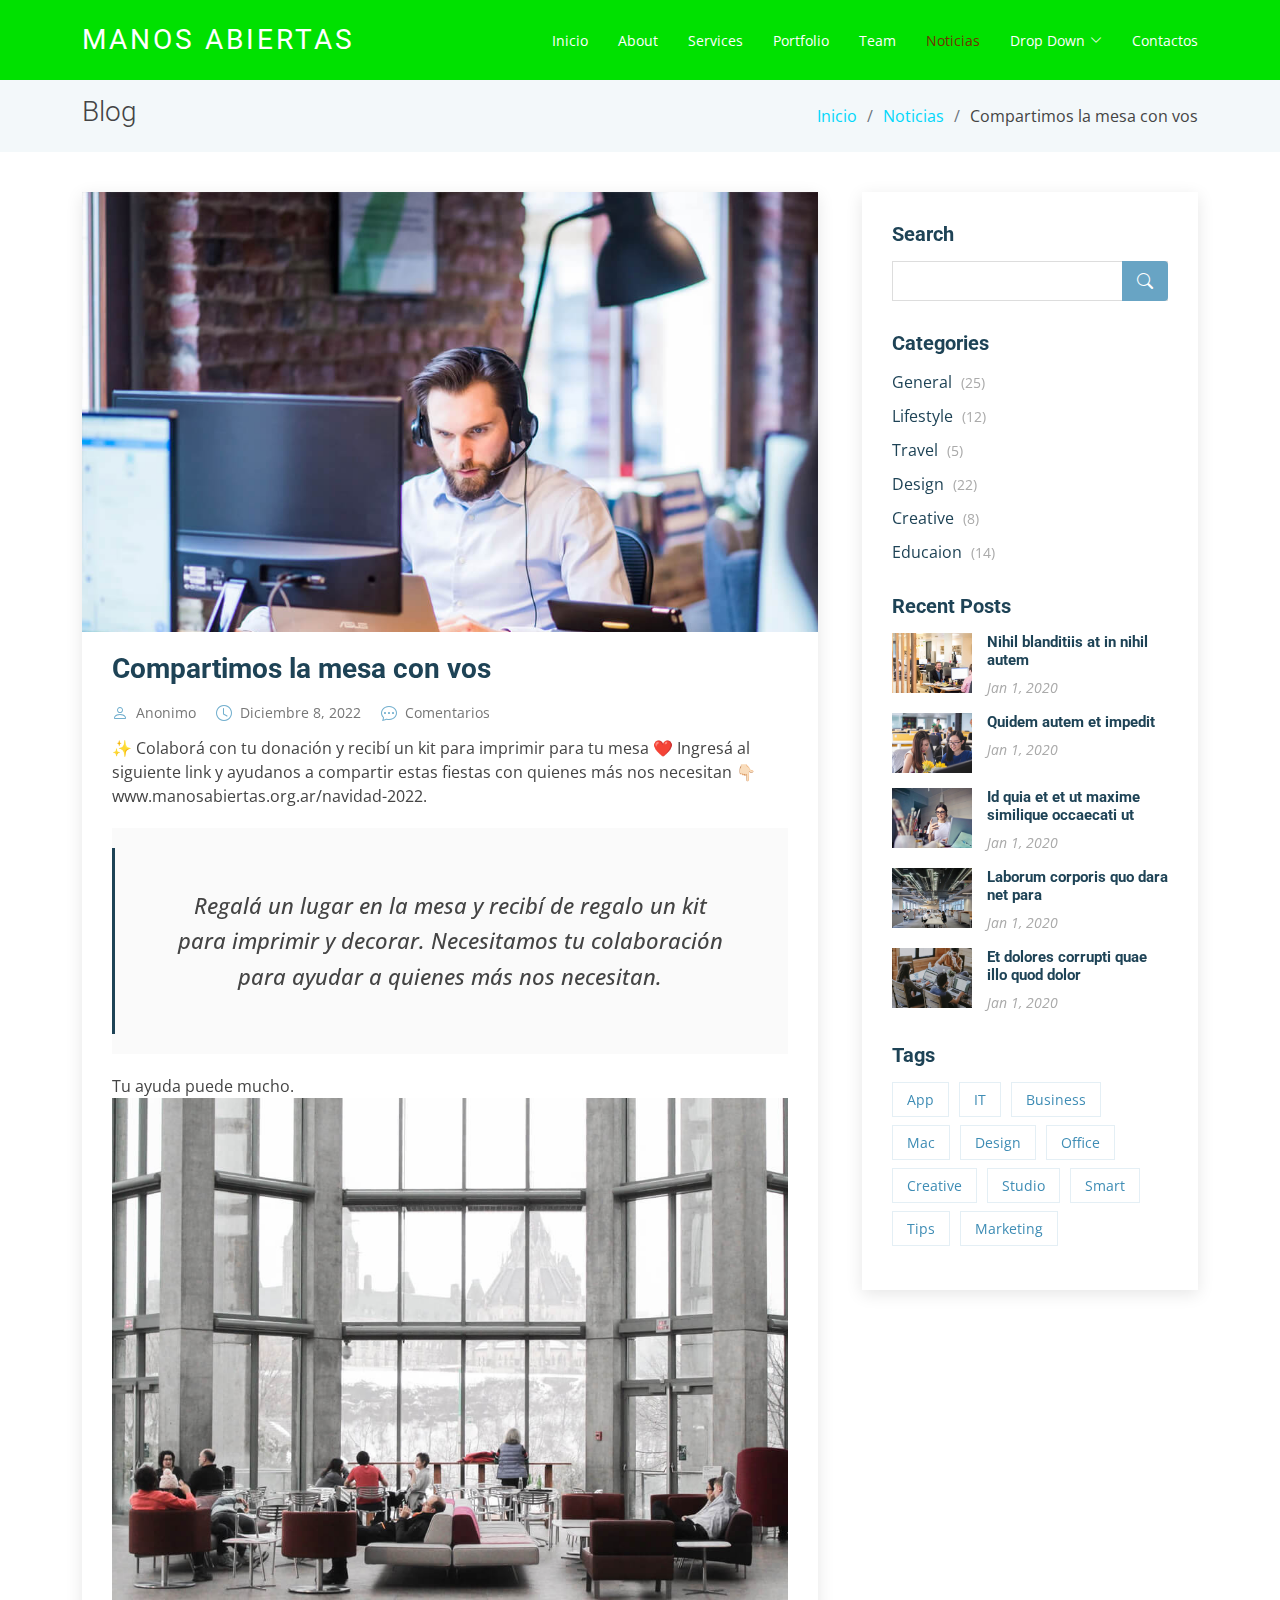
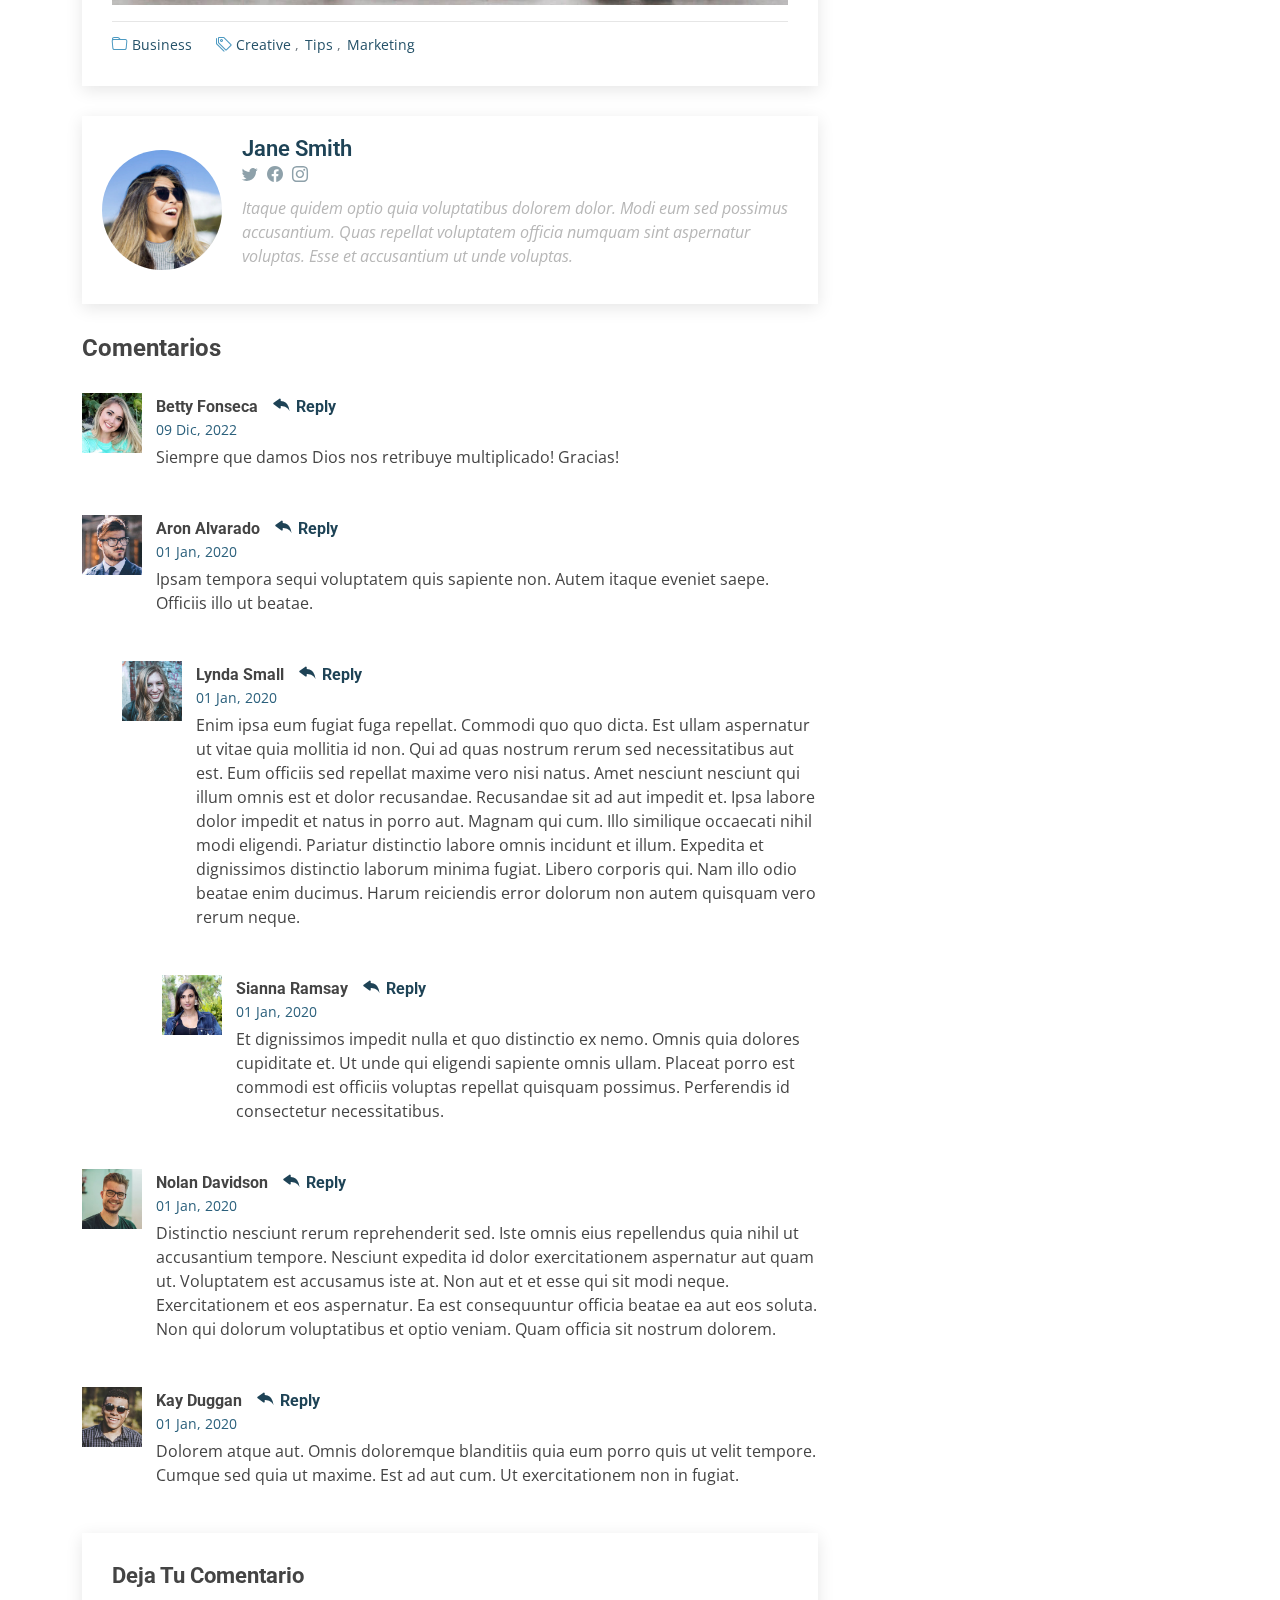
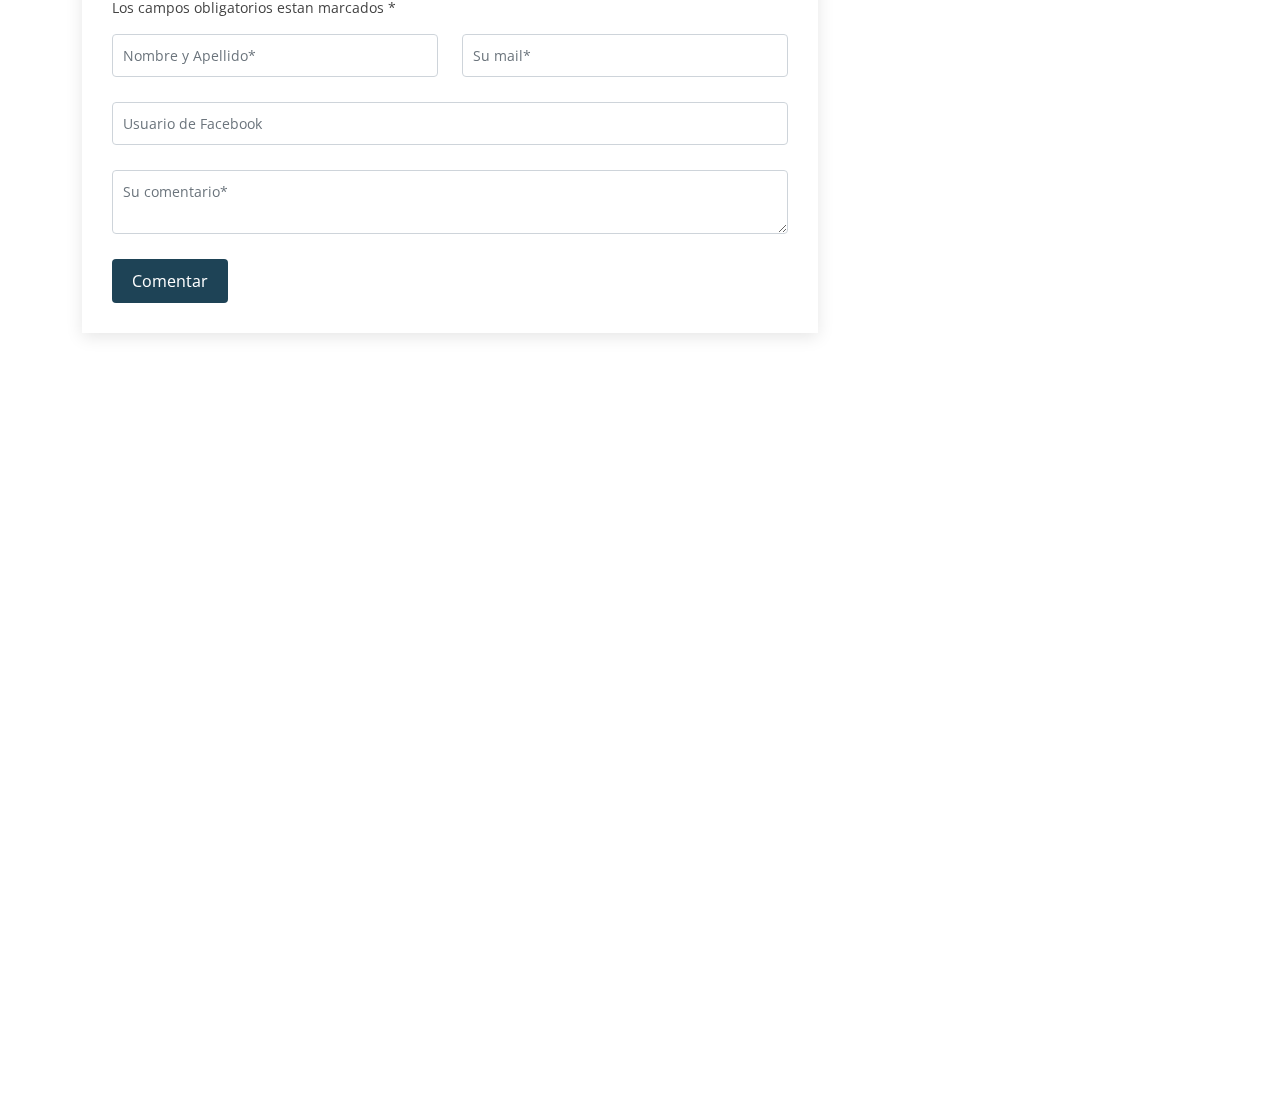
<file: blog-single.html>
<!DOCTYPE html>
<html lang="en">

<head>
  <meta charset="utf-8">
  <meta content="width=device-width, initial-scale=1.0" name="viewport">

  <title>Noticias - Manos Abiertas</title>
  <meta content="" name="description">
  <meta content="" name="keywords">

  <!-- Favicons -->
  <link href="assets/img/favicon.png" rel="icon">
  <link href="assets/img/apple-touch-icon.png" rel="apple-touch-icon">

  <!-- Google Fonts -->
  <link href="https://fonts.googleapis.com/css?family=Open+Sans:300,300i,400,400i,600,600i,700,700i|Roboto:300,300i,400,400i,500,500i,700,700i&display=swap" rel="stylesheet">

  <!-- Vendor CSS Files -->
  <link href="assets/vendor/animate.css/animate.min.css" rel="stylesheet">
  <link href="assets/vendor/aos/aos.css" rel="stylesheet">
  <link href="assets/vendor/bootstrap/css/bootstrap.min.css" rel="stylesheet">
  <link href="assets/vendor/bootstrap-icons/bootstrap-icons.css" rel="stylesheet">
  <link href="assets/vendor/boxicons/css/boxicons.min.css" rel="stylesheet">
  <link href="assets/vendor/glightbox/css/glightbox.min.css" rel="stylesheet">
  <link href="assets/vendor/swiper/swiper-bundle.min.css" rel="stylesheet">

  <!-- Template Main CSS File -->
  <link href="assets/css/style.css" rel="stylesheet">

  <!-- =======================================================
  * Template Name: Moderna - v4.10.1
  * Template URL: https://bootstrapmade.com/free-bootstrap-template-corporate-moderna/
  * Author: BootstrapMade.com
  * License: https://bootstrapmade.com/license/
  ======================================================== -->
</head>

<body>

  <!-- ======= Header ======= -->
  <header id="header" class="fixed-top d-flex align-items-center ">
    <div class="container d-flex justify-content-between align-items-center">

      <div class="logo">
        <h1 class="text-light"><a href="index.html"><span>Manos Abiertas</span></a></h1>
        <!-- Uncomment below if you prefer to use an image logo -->
        <!-- <a href="index.html"><img src="assets/img/logo.png" alt="" class="img-fluid"></a>-->
      </div>

      <nav id="navbar" class="navbar">
        <ul>
          <li><a class="" href="index.html">Inicio</a></li>
          <li><a href="about.html">About</a></li>
          <li><a href="services.html">Services</a></li>
          <li><a href="portfolio.html">Portfolio</a></li>
          <li><a href="team.html">Team</a></li>
          <li><a class="active" href="blog.html">Noticias</a></li>
          <li class="dropdown"><a href="#"><span>Drop Down</span> <i class="bi bi-chevron-down"></i></a>
            <ul>
              <li><a href="#">Drop Down 1</a></li>
              <li class="dropdown"><a href="#"><span>Deep Drop Down</span> <i class="bi bi-chevron-right"></i></a>
                <ul>
                  <li><a href="#">Deep Drop Down 1</a></li>
                  <li><a href="#">Deep Drop Down 2</a></li>
                  <li><a href="#">Deep Drop Down 3</a></li>
                  <li><a href="#">Deep Drop Down 4</a></li>
                  <li><a href="#">Deep Drop Down 5</a></li>
                </ul>
              </li>
              <li><a href="#">Drop Down 2</a></li>
              <li><a href="#">Drop Down 3</a></li>
              <li><a href="#">Drop Down 4</a></li>
            </ul>
          </li>
          <li><a href="contact.html">Contactos</a></li>
        </ul>
        <i class="bi bi-list mobile-nav-toggle"></i>
      </nav><!-- .navbar -->

    </div>
  </header><!-- End Header -->

  <main id="main">

    <!-- ======= Blog Section ======= -->
    <section class="breadcrumbs">
      <div class="container">

        <div class="d-flex justify-content-between align-items-center">
          <h2>Blog</h2>

          <ol>
            <li><a href="index.html">Inicio</a></li>
            <li><a href="blog.html">Noticias</a></li>
            <li>Compartimos la mesa con vos</li>
          </ol>
        </div>

      </div>
    </section><!-- End Blog Section -->

    <!-- ======= Blog Single Section ======= -->
    <section id="blog" class="blog">
      <div class="container" data-aos="fade-up">

        <div class="row">

          <div class="col-lg-8 entries">

            <article class="entry entry-single">

              <div class="entry-img">
                <img src="assets/img/blog/blog-1.jpg" alt="" class="img-fluid">
              </div>

              <h2 class="entry-title">
                <a href="blog-single.html">Compartimos la mesa con vos</a>
              </h2>

              <div class="entry-meta">
                <ul>
                  <li class="d-flex align-items-center"><i class="bi bi-person"></i> <a href="blog-single.html">Anonimo</a></li>
                  <li class="d-flex align-items-center"><i class="bi bi-clock"></i> <a href="blog-single.html"><time datetime="2020-01-01">Diciembre 8, 2022</time></a></li>
                  <li class="d-flex align-items-center"><i class="bi bi-chat-dots"></i> <a href="blog-single.html">Comentarios</a></li>
                </ul>
              </div>

              <div class="entry-content">
                <p>
                  ✨ Colaborá con tu donación y recibí un kit para imprimir para tu mesa ❤️
Ingresá al siguiente link y ayudanos a compartir estas fiestas con quienes más nos necesitan 👇🏻
www.manosabiertas.org.ar/navidad-2022.

                <blockquote>
                  <p>
                    Regalá un lugar en la mesa y recibí de regalo un kit para imprimir y decorar.
Necesitamos tu colaboración para ayudar a quienes más nos necesitan.
                </blockquote>

                <p>
                  Tu ayuda puede mucho.
                  
               
              
                <img src="assets/img/blog/blog-inside-post.jpg" class="img-fluid" alt="">

                

              </div>

              <div class="entry-footer">
                <i class="bi bi-folder"></i>
                <ul class="cats">
                  <li><a href="#">Business</a></li>
                </ul>

                <i class="bi bi-tags"></i>
                <ul class="tags">
                  <li><a href="#">Creative</a></li>
                  <li><a href="#">Tips</a></li>
                  <li><a href="#">Marketing</a></li>
                </ul>
              </div>

            </article><!-- End blog entry -->

            <div class="blog-author d-flex align-items-center">
              <img src="assets/img/blog/blog-author.jpg" class="rounded-circle float-left" alt="">
              <div>
                <h4>Jane Smith</h4>
                <div class="social-links">
                  <a href="https://twitters.com/#"><i class="bi bi-twitter"></i></a>
                  <a href="https://facebook.com/#"><i class="bi bi-facebook"></i></a>
                  <a href="https://instagram.com/#"><i class="biu bi-instagram"></i></a>
                </div>
                <p>
                  Itaque quidem optio quia voluptatibus dolorem dolor. Modi eum sed possimus accusantium. Quas repellat voluptatem officia numquam sint aspernatur voluptas. Esse et accusantium ut unde voluptas.
                </p>
              </div>
            </div><!-- End blog author bio -->

            <div class="blog-comments">

              <h4 class="comments-count">Comentarios</h4>

              <div id="comment-1" class="comment">
                <div class="d-flex">
                  <div class="comment-img"><img src="assets/img/blog/comments-1.jpg" alt=""></div>
                  <div>
                    <h5><a href="">Betty Fonseca</a> <a href="#" class="reply"><i class="bi bi-reply-fill"></i> Reply</a></h5>
                    <time datetime="2020-01-01">09 Dic, 2022</time>
                    <p>
                      Siempre que damos Dios nos retribuye multiplicado! Gracias!
                    </p>
                  </div>
                </div>
              </div><!-- End comment #1 -->

              <div id="comment-2" class="comment">
                <div class="d-flex">
                  <div class="comment-img"><img src="assets/img/blog/comments-2.jpg" alt=""></div>
                  <div>
                    <h5><a href="">Aron Alvarado</a> <a href="#" class="reply"><i class="bi bi-reply-fill"></i> Reply</a></h5>
                    <time datetime="2020-01-01">01 Jan, 2020</time>
                    <p>
                      Ipsam tempora sequi voluptatem quis sapiente non. Autem itaque eveniet saepe. Officiis illo ut beatae.
                    </p>
                  </div>
                </div>

                <div id="comment-reply-1" class="comment comment-reply">
                  <div class="d-flex">
                    <div class="comment-img"><img src="assets/img/blog/comments-3.jpg" alt=""></div>
                    <div>
                      <h5><a href="">Lynda Small</a> <a href="#" class="reply"><i class="bi bi-reply-fill"></i> Reply</a></h5>
                      <time datetime="2020-01-01">01 Jan, 2020</time>
                      <p>
                        Enim ipsa eum fugiat fuga repellat. Commodi quo quo dicta. Est ullam aspernatur ut vitae quia mollitia id non. Qui ad quas nostrum rerum sed necessitatibus aut est. Eum officiis sed repellat maxime vero nisi natus. Amet nesciunt nesciunt qui illum omnis est et dolor recusandae.

                        Recusandae sit ad aut impedit et. Ipsa labore dolor impedit et natus in porro aut. Magnam qui cum. Illo similique occaecati nihil modi eligendi. Pariatur distinctio labore omnis incidunt et illum. Expedita et dignissimos distinctio laborum minima fugiat.

                        Libero corporis qui. Nam illo odio beatae enim ducimus. Harum reiciendis error dolorum non autem quisquam vero rerum neque.
                      </p>
                    </div>
                  </div>

                  <div id="comment-reply-2" class="comment comment-reply">
                    <div class="d-flex">
                      <div class="comment-img"><img src="assets/img/blog/comments-4.jpg" alt=""></div>
                      <div>
                        <h5><a href="">Sianna Ramsay</a> <a href="#" class="reply"><i class="bi bi-reply-fill"></i> Reply</a></h5>
                        <time datetime="2020-01-01">01 Jan, 2020</time>
                        <p>
                          Et dignissimos impedit nulla et quo distinctio ex nemo. Omnis quia dolores cupiditate et. Ut unde qui eligendi sapiente omnis ullam. Placeat porro est commodi est officiis voluptas repellat quisquam possimus. Perferendis id consectetur necessitatibus.
                        </p>
                      </div>
                    </div>

                  </div><!-- End comment reply #2-->

                </div><!-- End comment reply #1-->

              </div><!-- End comment #2-->

              <div id="comment-3" class="comment">
                <div class="d-flex">
                  <div class="comment-img"><img src="assets/img/blog/comments-5.jpg" alt=""></div>
                  <div>
                    <h5><a href="">Nolan Davidson</a> <a href="#" class="reply"><i class="bi bi-reply-fill"></i> Reply</a></h5>
                    <time datetime="2020-01-01">01 Jan, 2020</time>
                    <p>
                      Distinctio nesciunt rerum reprehenderit sed. Iste omnis eius repellendus quia nihil ut accusantium tempore. Nesciunt expedita id dolor exercitationem aspernatur aut quam ut. Voluptatem est accusamus iste at.
                      Non aut et et esse qui sit modi neque. Exercitationem et eos aspernatur. Ea est consequuntur officia beatae ea aut eos soluta. Non qui dolorum voluptatibus et optio veniam. Quam officia sit nostrum dolorem.
                    </p>
                  </div>
                </div>

              </div><!-- End comment #3 -->

              <div id="comment-4" class="comment">
                <div class="d-flex">
                  <div class="comment-img"><img src="assets/img/blog/comments-6.jpg" alt=""></div>
                  <div>
                    <h5><a href="">Kay Duggan</a> <a href="#" class="reply"><i class="bi bi-reply-fill"></i> Reply</a></h5>
                    <time datetime="2020-01-01">01 Jan, 2020</time>
                    <p>
                      Dolorem atque aut. Omnis doloremque blanditiis quia eum porro quis ut velit tempore. Cumque sed quia ut maxime. Est ad aut cum. Ut exercitationem non in fugiat.
                    </p>
                  </div>
                </div>

              </div><!-- End comment #4 -->

              <div class="reply-form">
                <h4>Deja Tu Comentario</h4>
                <p>Los campos obligatorios estan marcados * </p>
                <form action="">
                  <div class="row">
                    <div class="col-md-6 form-group">
                      <input name="name" type="text" class="form-control" placeholder="Nombre y Apellido*">
                    </div>
                    <div class="col-md-6 form-group">
                      <input name="email" type="text" class="form-control" placeholder="Su mail*">
                    </div>
                  </div>
                  <div class="row">
                    <div class="col form-group">
                      <input name="website" type="text" class="form-control" placeholder="Usuario de Facebook">
                    </div>
                  </div>
                  <div class="row">
                    <div class="col form-group">
                      <textarea name="comment" class="form-control" placeholder="Su comentario*"></textarea>
                    </div>
                  </div>
                  <button type="submit" class="btn btn-primary">Comentar</button>

                </form>

              </div>

            </div><!-- End blog comments -->

          </div><!-- End blog entries list -->

          <div class="col-lg-4">

            <div class="sidebar">

              <h3 class="sidebar-title">Search</h3>
              <div class="sidebar-item search-form">
                <form action="">
                  <input type="text">
                  <button type="submit"><i class="bi bi-search"></i></button>
                </form>
              </div><!-- End sidebar search formn-->

              <h3 class="sidebar-title">Categories</h3>
              <div class="sidebar-item categories">
                <ul>
                  <li><a href="#">General <span>(25)</span></a></li>
                  <li><a href="#">Lifestyle <span>(12)</span></a></li>
                  <li><a href="#">Travel <span>(5)</span></a></li>
                  <li><a href="#">Design <span>(22)</span></a></li>
                  <li><a href="#">Creative <span>(8)</span></a></li>
                  <li><a href="#">Educaion <span>(14)</span></a></li>
                </ul>
              </div><!-- End sidebar categories-->

              <h3 class="sidebar-title">Recent Posts</h3>
              <div class="sidebar-item recent-posts">
                <div class="post-item clearfix">
                  <img src="assets/img/blog/blog-recent-1.jpg" alt="">
                  <h4><a href="blog-single.html">Nihil blanditiis at in nihil autem</a></h4>
                  <time datetime="2020-01-01">Jan 1, 2020</time>
                </div>

                <div class="post-item clearfix">
                  <img src="assets/img/blog/blog-recent-2.jpg" alt="">
                  <h4><a href="blog-single.html">Quidem autem et impedit</a></h4>
                  <time datetime="2020-01-01">Jan 1, 2020</time>
                </div>

                <div class="post-item clearfix">
                  <img src="assets/img/blog/blog-recent-3.jpg" alt="">
                  <h4><a href="blog-single.html">Id quia et et ut maxime similique occaecati ut</a></h4>
                  <time datetime="2020-01-01">Jan 1, 2020</time>
                </div>

                <div class="post-item clearfix">
                  <img src="assets/img/blog/blog-recent-4.jpg" alt="">
                  <h4><a href="blog-single.html">Laborum corporis quo dara net para</a></h4>
                  <time datetime="2020-01-01">Jan 1, 2020</time>
                </div>

                <div class="post-item clearfix">
                  <img src="assets/img/blog/blog-recent-5.jpg" alt="">
                  <h4><a href="blog-single.html">Et dolores corrupti quae illo quod dolor</a></h4>
                  <time datetime="2020-01-01">Jan 1, 2020</time>
                </div>

              </div><!-- End sidebar recent posts-->

              <h3 class="sidebar-title">Tags</h3>
              <div class="sidebar-item tags">
                <ul>
                  <li><a href="#">App</a></li>
                  <li><a href="#">IT</a></li>
                  <li><a href="#">Business</a></li>
                  <li><a href="#">Mac</a></li>
                  <li><a href="#">Design</a></li>
                  <li><a href="#">Office</a></li>
                  <li><a href="#">Creative</a></li>
                  <li><a href="#">Studio</a></li>
                  <li><a href="#">Smart</a></li>
                  <li><a href="#">Tips</a></li>
                  <li><a href="#">Marketing</a></li>
                </ul>
              </div><!-- End sidebar tags-->

            </div><!-- End sidebar -->

          </div><!-- End blog sidebar -->

        </div>

      </div>
    </section><!-- End Blog Single Section -->

  </main><!-- End #main -->

  <!-- ======= Footer ======= -->
  <footer id="footer" data-aos="fade-up" data-aos-easing="ease-in-out" data-aos-duration="500">

    <div class="footer-newsletter">
      <div class="container">
        <div class="row">
          <div class="col-lg-6">
            <h4>Our Newsletter</h4>
            <p>Tamen quem nulla quae legam multos aute sint culpa legam noster magna</p>
          </div>
          <div class="col-lg-6">
            <form action="" method="post">
              <input type="email" name="email"><input type="submit" value="Subscribe">
            </form>
          </div>
        </div>
      </div>
    </div>

    <div class="footer-top">
      <div class="container">
        <div class="row">

          <div class="col-lg-3 col-md-6 footer-links">
            <h4>Useful Links</h4>
            <ul>
              <li><i class="bx bx-chevron-right"></i> <a href="#">Home</a></li>
              <li><i class="bx bx-chevron-right"></i> <a href="#">About us</a></li>
              <li><i class="bx bx-chevron-right"></i> <a href="#">Services</a></li>
              <li><i class="bx bx-chevron-right"></i> <a href="#">Terms of service</a></li>
              <li><i class="bx bx-chevron-right"></i> <a href="#">Privacy policy</a></li>
            </ul>
          </div>

          <div class="col-lg-3 col-md-6 footer-links">
            <h4>Our Services</h4>
            <ul>
              <li><i class="bx bx-chevron-right"></i> <a href="#">Web Design</a></li>
              <li><i class="bx bx-chevron-right"></i> <a href="#">Web Development</a></li>
              <li><i class="bx bx-chevron-right"></i> <a href="#">Product Management</a></li>
              <li><i class="bx bx-chevron-right"></i> <a href="#">Marketing</a></li>
              <li><i class="bx bx-chevron-right"></i> <a href="#">Graphic Design</a></li>
            </ul>
          </div>

          <div class="col-lg-3 col-md-6 footer-contact">
            <h4>Contact Us</h4>
            <p>
              A108 Adam Street <br>
              New York, NY 535022<br>
              United States <br><br>
              <strong>Phone:</strong> +1 5589 55488 55<br>
              <strong>Email:</strong> info@example.com<br>
            </p>

          </div>

          <div class="col-lg-3 col-md-6 footer-info">
            <h3>About Moderna</h3>
            <p>Cras fermentum odio eu feugiat lide par naso tierra. Justo eget nada terra videa magna derita valies darta donna mare fermentum iaculis eu non diam phasellus.</p>
            <div class="social-links mt-3">
              <a href="#" class="twitter"><i class="bx bxl-twitter"></i></a>
              <a href="#" class="facebook"><i class="bx bxl-facebook"></i></a>
              <a href="#" class="instagram"><i class="bx bxl-instagram"></i></a>
              <a href="#" class="linkedin"><i class="bx bxl-linkedin"></i></a>
            </div>
          </div>

        </div>
      </div>
    </div>

    <div class="container">
      <div class="copyright">
        &copy; Copyright <strong><span>Moderna</span></strong>. All Rights Reserved
      </div>
      <div class="credits">
        <!-- All the links in the footer should remain intact. -->
        <!-- You can delete the links only if you purchased the pro version. -->
        <!-- Licensing information: https://bootstrapmade.com/license/ -->
        <!-- Purchase the pro version with working PHP/AJAX contact form: https://bootstrapmade.com/free-bootstrap-template-corporate-moderna/ -->
        Designed by <a href="https://bootstrapmade.com/">BootstrapMade</a>
      </div>
    </div>
  </footer><!-- End Footer -->

  <a href="#" class="back-to-top d-flex align-items-center justify-content-center"><i class="bi bi-arrow-up-short"></i></a>

  <!-- Vendor JS Files -->
  <script src="assets/vendor/purecounter/purecounter_vanilla.js"></script>
  <script src="assets/vendor/aos/aos.js"></script>
  <script src="assets/vendor/bootstrap/js/bootstrap.bundle.min.js"></script>
  <script src="assets/vendor/glightbox/js/glightbox.min.js"></script>
  <script src="assets/vendor/isotope-layout/isotope.pkgd.min.js"></script>
  <script src="assets/vendor/swiper/swiper-bundle.min.js"></script>
  <script src="assets/vendor/waypoints/noframework.waypoints.js"></script>
  <script src="assets/vendor/php-email-form/validate.js"></script>

  <!-- Template Main JS File -->
  <script src="assets/js/main.js"></script>

</body>

</html>
</file>
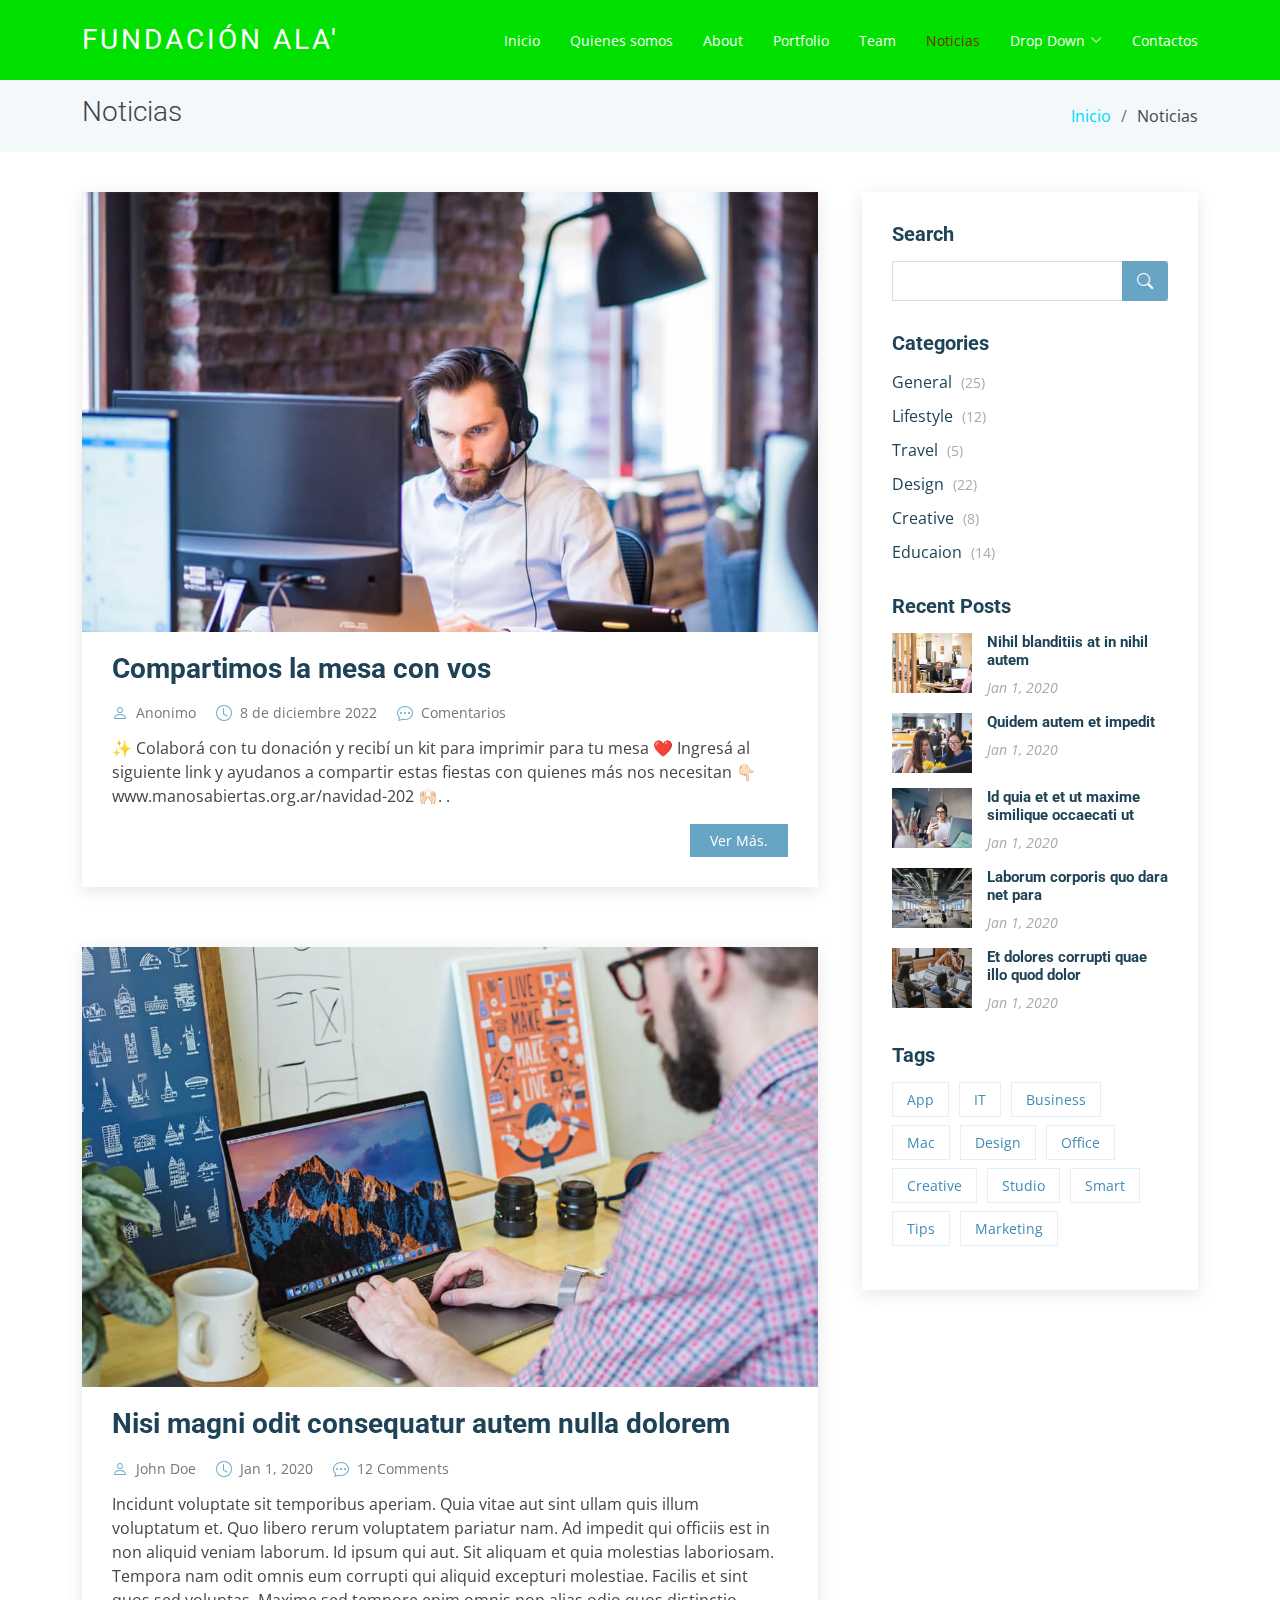
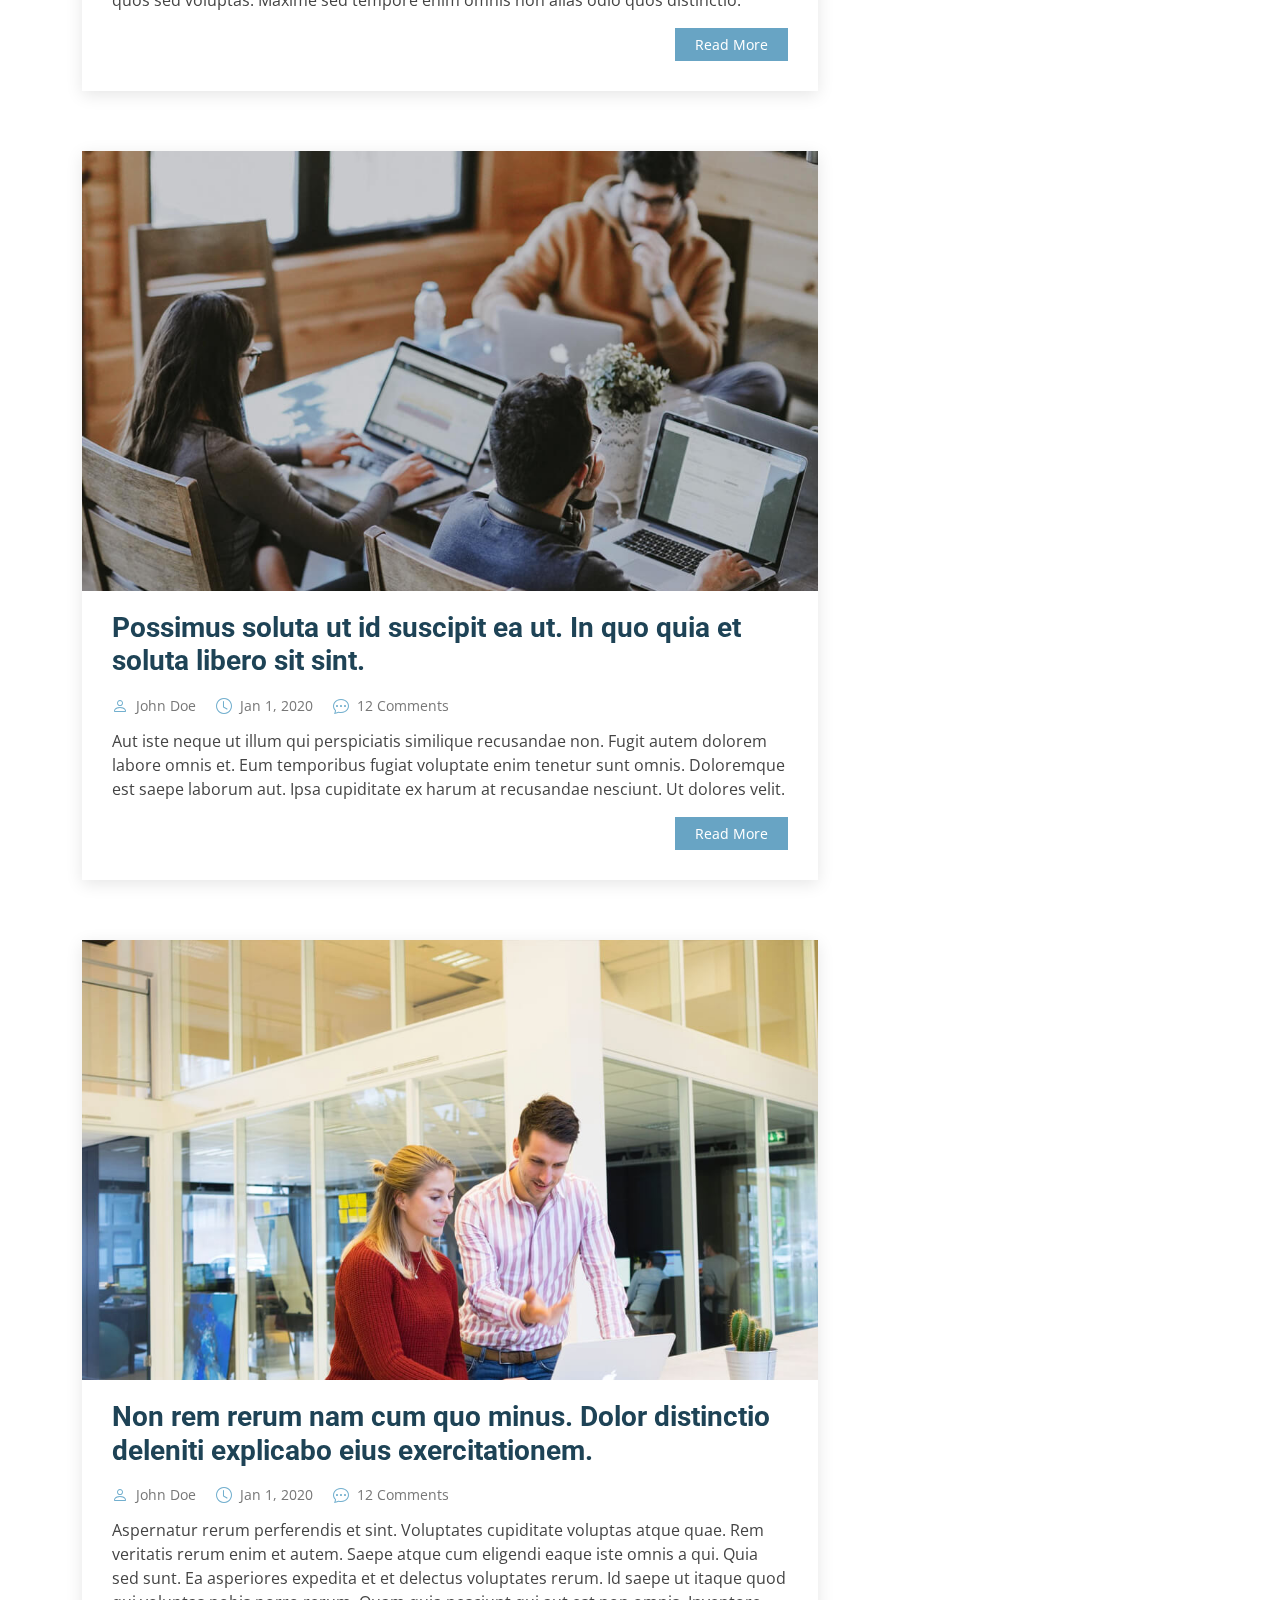
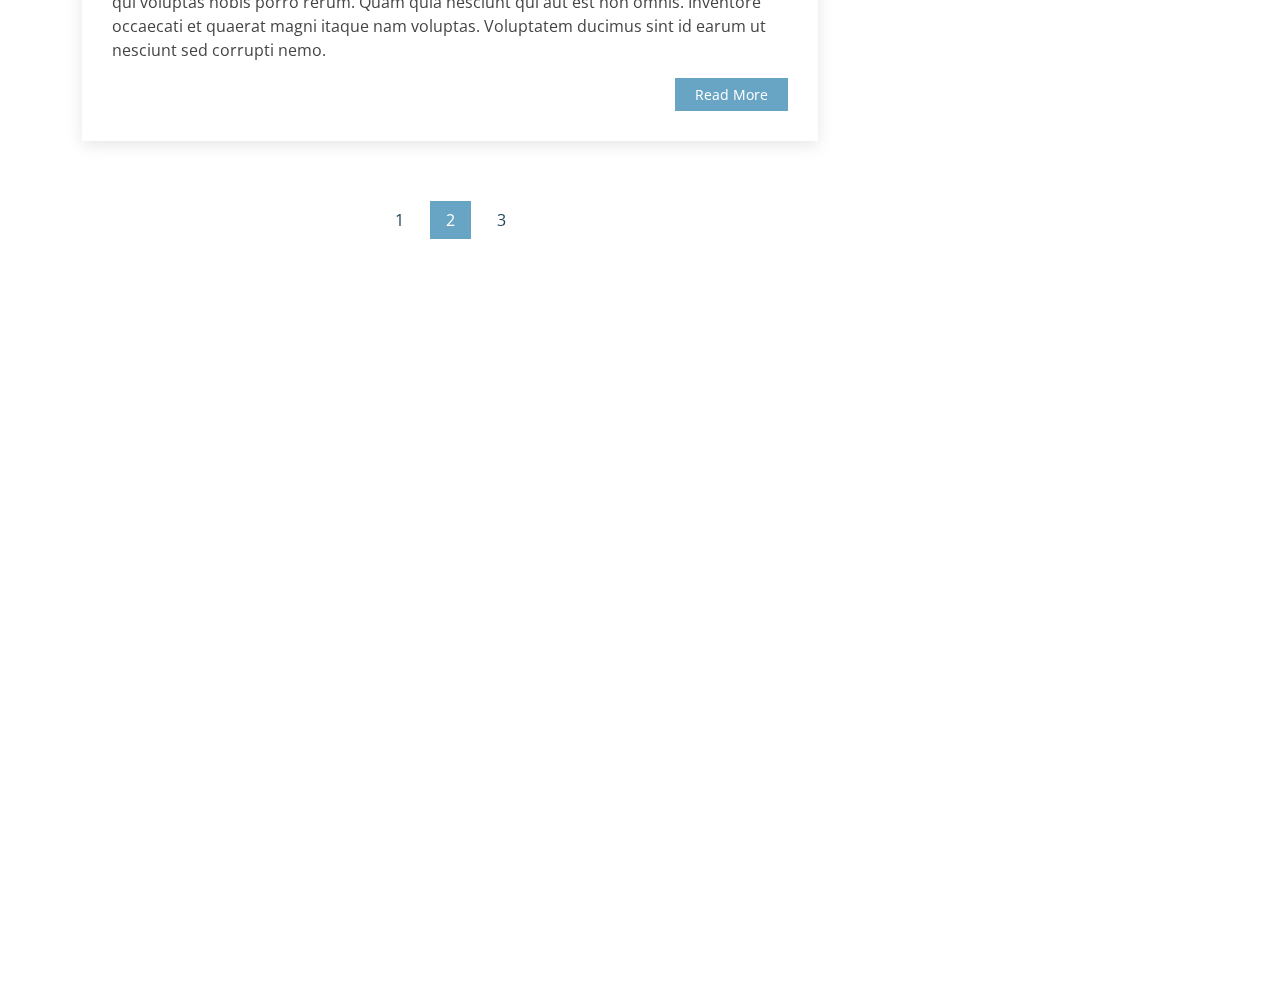
<file: blog.html>
<!DOCTYPE html>
<html lang="en">

<head>
  <meta charset="utf-8">
  <meta content="width=device-width, initial-scale=1.0" name="viewport">

  <title>Noticias</title>
  <meta content="" name="description">
  <meta content="" name="keywords">

  <!-- Favicons -->
  <link href="assets/img/logo.png" rel="icon">
  <link href="assets/img/logo.png" rel="apple-touch-icon">

  <!-- Google Fonts -->
  <link href="https://fonts.googleapis.com/css?family=Open+Sans:300,300i,400,400i,600,600i,700,700i|Roboto:300,300i,400,400i,500,500i,700,700i&display=swap" rel="stylesheet">

  <!-- Vendor CSS Files -->
  <link href="assets/vendor/animate.css/animate.min.css" rel="stylesheet">
  <link href="assets/vendor/aos/aos.css" rel="stylesheet">
  <link href="assets/vendor/bootstrap/css/bootstrap.min.css" rel="stylesheet">
  <link href="assets/vendor/bootstrap-icons/bootstrap-icons.css" rel="stylesheet">
  <link href="assets/vendor/boxicons/css/boxicons.min.css" rel="stylesheet">
  <link href="assets/vendor/glightbox/css/glightbox.min.css" rel="stylesheet">
  <link href="assets/vendor/swiper/swiper-bundle.min.css" rel="stylesheet">

  <!-- Template Main CSS File -->
  <link href="assets/css/style.css" rel="stylesheet">

  <!-- =======================================================
  * Template Name: Moderna - v4.10.1
  * Template URL: https://bootstrapmade.com/free-bootstrap-template-corporate-moderna/
  * Author: BootstrapMade.com
  * License: https://bootstrapmade.com/license/
  ======================================================== -->
</head>

<body>

  <!-- ======= Header ======= -->
  <header id="header" class="fixed-top d-flex align-items-center ">
    <div class="container d-flex justify-content-between align-items-center">

      <div class="logo">
        <h1 class="text-light"><a href="index.html"><span>Fundación Ala'</span></a></h1>
        <!-- Uncomment below if you prefer to use an image logo -->
        <!-- <a href="index.html"><img src="assets/img/logo.png" alt="" class="img-fluid"></a>-->
      </div>

      <nav id="navbar" class="navbar">
        <ul>
          <li><a class="" href="index.html">Inicio</a></li>
          <li><a href="services.html">Quienes somos</a></li>
          <li><a href="about.html">About</a></li>
          <li><a href="portfolio.html">Portfolio</a></li>
          <li><a href="team.html">Team</a></li>
          <li><a class="active" href="blog.html">Noticias</a></li>
          <li class="dropdown"><a href="#"><span>Drop Down</span> <i class="bi bi-chevron-down"></i></a>
            <ul>
              <li><a href="#">Drop Down 1</a></li>
              <li class="dropdown"><a href="#"><span>Deep Drop Down</span> <i class="bi bi-chevron-right"></i></a>
                <ul>
                  <li><a href="#">Deep Drop Down 1</a></li>
                  <li><a href="#">Deep Drop Down 2</a></li>
                  <li><a href="#">Deep Drop Down 3</a></li>
                  <li><a href="#">Deep Drop Down 4</a></li>
                  <li><a href="#">Deep Drop Down 5</a></li>
                </ul>
              </li>
              <li><a href="#">Drop Down 2</a></li>
              <li><a href="#">Drop Down 3</a></li>
              <li><a href="#">Drop Down 4</a></li>
            </ul>
          </li>
          <li><a href="contact.html">Contactos</a></li>
        </ul>
        <i class="bi bi-list mobile-nav-toggle"></i>
      </nav><!-- .navbar -->

    </div>
  </header><!-- End Header -->

  <main id="main">

    <!-- ======= Blog Section ======= -->
    <section class="breadcrumbs">
      <div class="container">

        <div class="d-flex justify-content-between align-items-center">
          <h2>Noticias</h2>

          <ol>
            <li><a href="index.html">Inicio</a></li>
            <li>Noticias</li>
          </ol>
        </div>

      </div>
    </section><!-- End Blog Section -->

    <!-- ======= Blog Section ======= -->
    <section id="blog" class="blog">
      <div class="container" data-aos="fade-up">

        <div class="row">

          <div class="col-lg-8 entries">

            <article class="entry">

              <div class="entry-img">
                <img src="assets/img/blog/blog-1.jpg" alt="" class="img-fluid">
              </div>

              <h2 class="entry-title">
                <a href="blog-single.html">Compartimos la mesa con vos</a>
              </h2>

              <div class="entry-meta">
                <ul>
                  <li class="d-flex align-items-center"><i class="bi bi-person"></i> <a href="blog-single.html">Anonimo</a></li>
                  <li class="d-flex align-items-center"><i class="bi bi-clock"></i> <a href="blog-single.html"><time datetime="2020-01-01">8 de diciembre 2022</time></a></li>
                  <li class="d-flex align-items-center"><i class="bi bi-chat-dots"></i> <a href="blog-single.html">Comentarios</a></li>
                </ul>
              </div>

              <div class="entry-content">
                <p>
                  ✨ Colaborá con tu donación y recibí un kit para imprimir para tu mesa ❤️
Ingresá al siguiente link y ayudanos a compartir estas fiestas con quienes más nos necesitan 👇🏻
www.manosabiertas.org.ar/navidad-202
🙌🏻.
                  .
                </p>
                <div class="read-more">
                  <a href="blog-single.html">Ver Más.</a>
                </div>
              </div>

            </article><!-- End blog entry -->

            <article class="entry">

              <div class="entry-img">
                <img src="assets/img/blog/blog-2.jpg" alt="" class="img-fluid">
              </div>

              <h2 class="entry-title">
                <a href="blog-single.html">Nisi magni odit consequatur autem nulla dolorem</a>
              </h2>

              <div class="entry-meta">
                <ul>
                  <li class="d-flex align-items-center"><i class="bi bi-person"></i> <a href="blog-single.html">John Doe</a></li>
                  <li class="d-flex align-items-center"><i class="bi bi-clock"></i> <a href="blog-single.html"><time datetime="2020-01-01">Jan 1, 2020</time></a></li>
                  <li class="d-flex align-items-center"><i class="bi bi-chat-dots"></i> <a href="blog-single.html">12 Comments</a></li>
                </ul>
              </div>

              <div class="entry-content">
                <p>
                  Incidunt voluptate sit temporibus aperiam. Quia vitae aut sint ullam quis illum voluptatum et. Quo libero rerum voluptatem pariatur nam.
                  Ad impedit qui officiis est in non aliquid veniam laborum. Id ipsum qui aut. Sit aliquam et quia molestias laboriosam. Tempora nam odit omnis eum corrupti qui aliquid excepturi molestiae. Facilis et sint quos sed voluptas. Maxime sed tempore enim omnis non alias odio quos distinctio.
                </p>
                <div class="read-more">
                  <a href="blog-single.html">Read More</a>
                </div>
              </div>

            </article><!-- End blog entry -->

            <article class="entry">

              <div class="entry-img">
                <img src="assets/img/blog/blog-3.jpg" alt="" class="img-fluid">
              </div>

              <h2 class="entry-title">
                <a href="blog-single.html">Possimus soluta ut id suscipit ea ut. In quo quia et soluta libero sit sint.</a>
              </h2>

              <div class="entry-meta">
                <ul>
                  <li class="d-flex align-items-center"><i class="bi bi-person"></i> <a href="blog-single.html">John Doe</a></li>
                  <li class="d-flex align-items-center"><i class="bi bi-clock"></i> <a href="blog-single.html"><time datetime="2020-01-01">Jan 1, 2020</time></a></li>
                  <li class="d-flex align-items-center"><i class="bi bi-chat-dots"></i> <a href="blog-single.html">12 Comments</a></li>
                </ul>
              </div>

              <div class="entry-content">
                <p>
                  Aut iste neque ut illum qui perspiciatis similique recusandae non. Fugit autem dolorem labore omnis et. Eum temporibus fugiat voluptate enim tenetur sunt omnis.
                  Doloremque est saepe laborum aut. Ipsa cupiditate ex harum at recusandae nesciunt. Ut dolores velit.
                </p>
                <div class="read-more">
                  <a href="blog-single.html">Read More</a>
                </div>
              </div>

            </article><!-- End blog entry -->

            <article class="entry">

              <div class="entry-img">
                <img src="assets/img/blog/blog-4.jpg" alt="" class="img-fluid">
              </div>

              <h2 class="entry-title">
                <a href="blog-single.html">Non rem rerum nam cum quo minus. Dolor distinctio deleniti explicabo eius exercitationem.</a>
              </h2>

              <div class="entry-meta">
                <ul>
                  <li class="d-flex align-items-center"><i class="bi bi-person"></i> <a href="blog-single.html">John Doe</a></li>
                  <li class="d-flex align-items-center"><i class="bi bi-clock"></i> <a href="blog-single.html"><time datetime="2020-01-01">Jan 1, 2020</time></a></li>
                  <li class="d-flex align-items-center"><i class="bi bi-chat-dots"></i> <a href="blog-single.html">12 Comments</a></li>
                </ul>
              </div>

              <div class="entry-content">
                <p>
                  Aspernatur rerum perferendis et sint. Voluptates cupiditate voluptas atque quae. Rem veritatis rerum enim et autem. Saepe atque cum eligendi eaque iste omnis a qui.
                  Quia sed sunt. Ea asperiores expedita et et delectus voluptates rerum. Id saepe ut itaque quod qui voluptas nobis porro rerum. Quam quia nesciunt qui aut est non omnis. Inventore occaecati et quaerat magni itaque nam voluptas. Voluptatem ducimus sint id earum ut nesciunt sed corrupti nemo.
                </p>
                <div class="read-more">
                  <a href="blog-single.html">Read More</a>
                </div>
              </div>

            </article><!-- End blog entry -->

            <div class="blog-pagination">
              <ul class="justify-content-center">
                <li><a href="#">1</a></li>
                <li class="active"><a href="#">2</a></li>
                <li><a href="#">3</a></li>
              </ul>
            </div>

          </div><!-- End blog entries list -->

          <div class="col-lg-4">

            <div class="sidebar">

              <h3 class="sidebar-title">Search</h3>
              <div class="sidebar-item search-form">
                <form action="">
                  <input type="text">
                  <button type="submit"><i class="bi bi-search"></i></button>
                </form>
              </div><!-- End sidebar search formn-->

              <h3 class="sidebar-title">Categories</h3>
              <div class="sidebar-item categories">
                <ul>
                  <li><a href="#">General <span>(25)</span></a></li>
                  <li><a href="#">Lifestyle <span>(12)</span></a></li>
                  <li><a href="#">Travel <span>(5)</span></a></li>
                  <li><a href="#">Design <span>(22)</span></a></li>
                  <li><a href="#">Creative <span>(8)</span></a></li>
                  <li><a href="#">Educaion <span>(14)</span></a></li>
                </ul>
              </div><!-- End sidebar categories-->

              <h3 class="sidebar-title">Recent Posts</h3>
              <div class="sidebar-item recent-posts">
                <div class="post-item clearfix">
                  <img src="assets/img/blog/blog-recent-1.jpg" alt="">
                  <h4><a href="blog-single.html">Nihil blanditiis at in nihil autem</a></h4>
                  <time datetime="2020-01-01">Jan 1, 2020</time>
                </div>

                <div class="post-item clearfix">
                  <img src="assets/img/blog/blog-recent-2.jpg" alt="">
                  <h4><a href="blog-single.html">Quidem autem et impedit</a></h4>
                  <time datetime="2020-01-01">Jan 1, 2020</time>
                </div>

                <div class="post-item clearfix">
                  <img src="assets/img/blog/blog-recent-3.jpg" alt="">
                  <h4><a href="blog-single.html">Id quia et et ut maxime similique occaecati ut</a></h4>
                  <time datetime="2020-01-01">Jan 1, 2020</time>
                </div>

                <div class="post-item clearfix">
                  <img src="assets/img/blog/blog-recent-4.jpg" alt="">
                  <h4><a href="blog-single.html">Laborum corporis quo dara net para</a></h4>
                  <time datetime="2020-01-01">Jan 1, 2020</time>
                </div>

                <div class="post-item clearfix">
                  <img src="assets/img/blog/blog-recent-5.jpg" alt="">
                  <h4><a href="blog-single.html">Et dolores corrupti quae illo quod dolor</a></h4>
                  <time datetime="2020-01-01">Jan 1, 2020</time>
                </div>

              </div><!-- End sidebar recent posts-->

              <h3 class="sidebar-title">Tags</h3>
              <div class="sidebar-item tags">
                <ul>
                  <li><a href="#">App</a></li>
                  <li><a href="#">IT</a></li>
                  <li><a href="#">Business</a></li>
                  <li><a href="#">Mac</a></li>
                  <li><a href="#">Design</a></li>
                  <li><a href="#">Office</a></li>
                  <li><a href="#">Creative</a></li>
                  <li><a href="#">Studio</a></li>
                  <li><a href="#">Smart</a></li>
                  <li><a href="#">Tips</a></li>
                  <li><a href="#">Marketing</a></li>
                </ul>
              </div><!-- End sidebar tags-->

            </div><!-- End sidebar -->

          </div><!-- End blog sidebar -->

        </div>

      </div>
    </section><!-- End Blog Section -->

  </main><!-- End #main -->

  <!-- ======= Footer ======= -->
  <footer id="footer" data-aos="fade-up" data-aos-easing="ease-in-out" data-aos-duration="500">

    <div class="footer-newsletter">
      <div class="container">
        <div class="row">
          <div class="col-lg-6">
            <h4>Our Newsletter</h4>
            <p>Tamen quem nulla quae legam multos aute sint culpa legam noster magna</p>
          </div>
          <div class="col-lg-6">
            <form action="" method="post">
              <input type="email" name="email"><input type="submit" value="Subscribe">
            </form>
          </div>
        </div>
      </div>
    </div>

    <div class="footer-top">
      <div class="container">
        <div class="row">

          <div class="col-lg-3 col-md-6 footer-links">
            <h4>Useful Links</h4>
            <ul>
              <li><i class="bx bx-chevron-right"></i> <a href="#">Home</a></li>
              <li><i class="bx bx-chevron-right"></i> <a href="#">About us</a></li>
              <li><i class="bx bx-chevron-right"></i> <a href="#">Services</a></li>
              <li><i class="bx bx-chevron-right"></i> <a href="#">Terms of service</a></li>
              <li><i class="bx bx-chevron-right"></i> <a href="#">Privacy policy</a></li>
            </ul>
          </div>

          <div class="col-lg-3 col-md-6 footer-links">
            <h4>Our Services</h4>
            <ul>
              <li><i class="bx bx-chevron-right"></i> <a href="#">Web Design</a></li>
              <li><i class="bx bx-chevron-right"></i> <a href="#">Web Development</a></li>
              <li><i class="bx bx-chevron-right"></i> <a href="#">Product Management</a></li>
              <li><i class="bx bx-chevron-right"></i> <a href="#">Marketing</a></li>
              <li><i class="bx bx-chevron-right"></i> <a href="#">Graphic Design</a></li>
            </ul>
          </div>

          <div class="col-lg-3 col-md-6 footer-contact">
            <h4>Contact Us</h4>
            <p>
              A108 Adam Street <br>
              New York, NY 535022<br>
              United States <br><br>
              <strong>Phone:</strong> +1 5589 55488 55<br>
              <strong>Email:</strong> info@example.com<br>
            </p>

          </div>

          <div class="col-lg-3 col-md-6 footer-info">
            <h3>About Moderna</h3>
            <p>Cras fermentum odio eu feugiat lide par naso tierra. Justo eget nada terra videa magna derita valies darta donna mare fermentum iaculis eu non diam phasellus.</p>
            <div class="social-links mt-3">
              <a href="#" class="twitter"><i class="bx bxl-twitter"></i></a>
              <a href="#" class="facebook"><i class="bx bxl-facebook"></i></a>
              <a href="#" class="instagram"><i class="bx bxl-instagram"></i></a>
              <a href="#" class="linkedin"><i class="bx bxl-linkedin"></i></a>
            </div>
          </div>

        </div>
      </div>
    </div>

    <div class="container">
      <div class="copyright">
        &copy; Copyright <strong><span>Moderna</span></strong>. All Rights Reserved
      </div>
      <div class="credits">
        <!-- All the links in the footer should remain intact. -->
        <!-- You can delete the links only if you purchased the pro version. -->
        <!-- Licensing information: https://bootstrapmade.com/license/ -->
        <!-- Purchase the pro version with working PHP/AJAX contact form: https://bootstrapmade.com/free-bootstrap-template-corporate-moderna/ -->
        Designed by <a href="https://bootstrapmade.com/">BootstrapMade</a>
      </div>
    </div>
  </footer><!-- End Footer -->

  <a href="#" class="back-to-top d-flex align-items-center justify-content-center"><i class="bi bi-arrow-up-short"></i></a>

  <!-- Vendor JS Files -->
  <script src="assets/vendor/purecounter/purecounter_vanilla.js"></script>
  <script src="assets/vendor/aos/aos.js"></script>
  <script src="assets/vendor/bootstrap/js/bootstrap.bundle.min.js"></script>
  <script src="assets/vendor/glightbox/js/glightbox.min.js"></script>
  <script src="assets/vendor/isotope-layout/isotope.pkgd.min.js"></script>
  <script src="assets/vendor/swiper/swiper-bundle.min.js"></script>
  <script src="assets/vendor/waypoints/noframework.waypoints.js"></script>
  <script src="assets/vendor/php-email-form/validate.js"></script>

  <!-- Template Main JS File -->
  <script src="assets/js/main.js"></script>

</body>

</html>
</file>
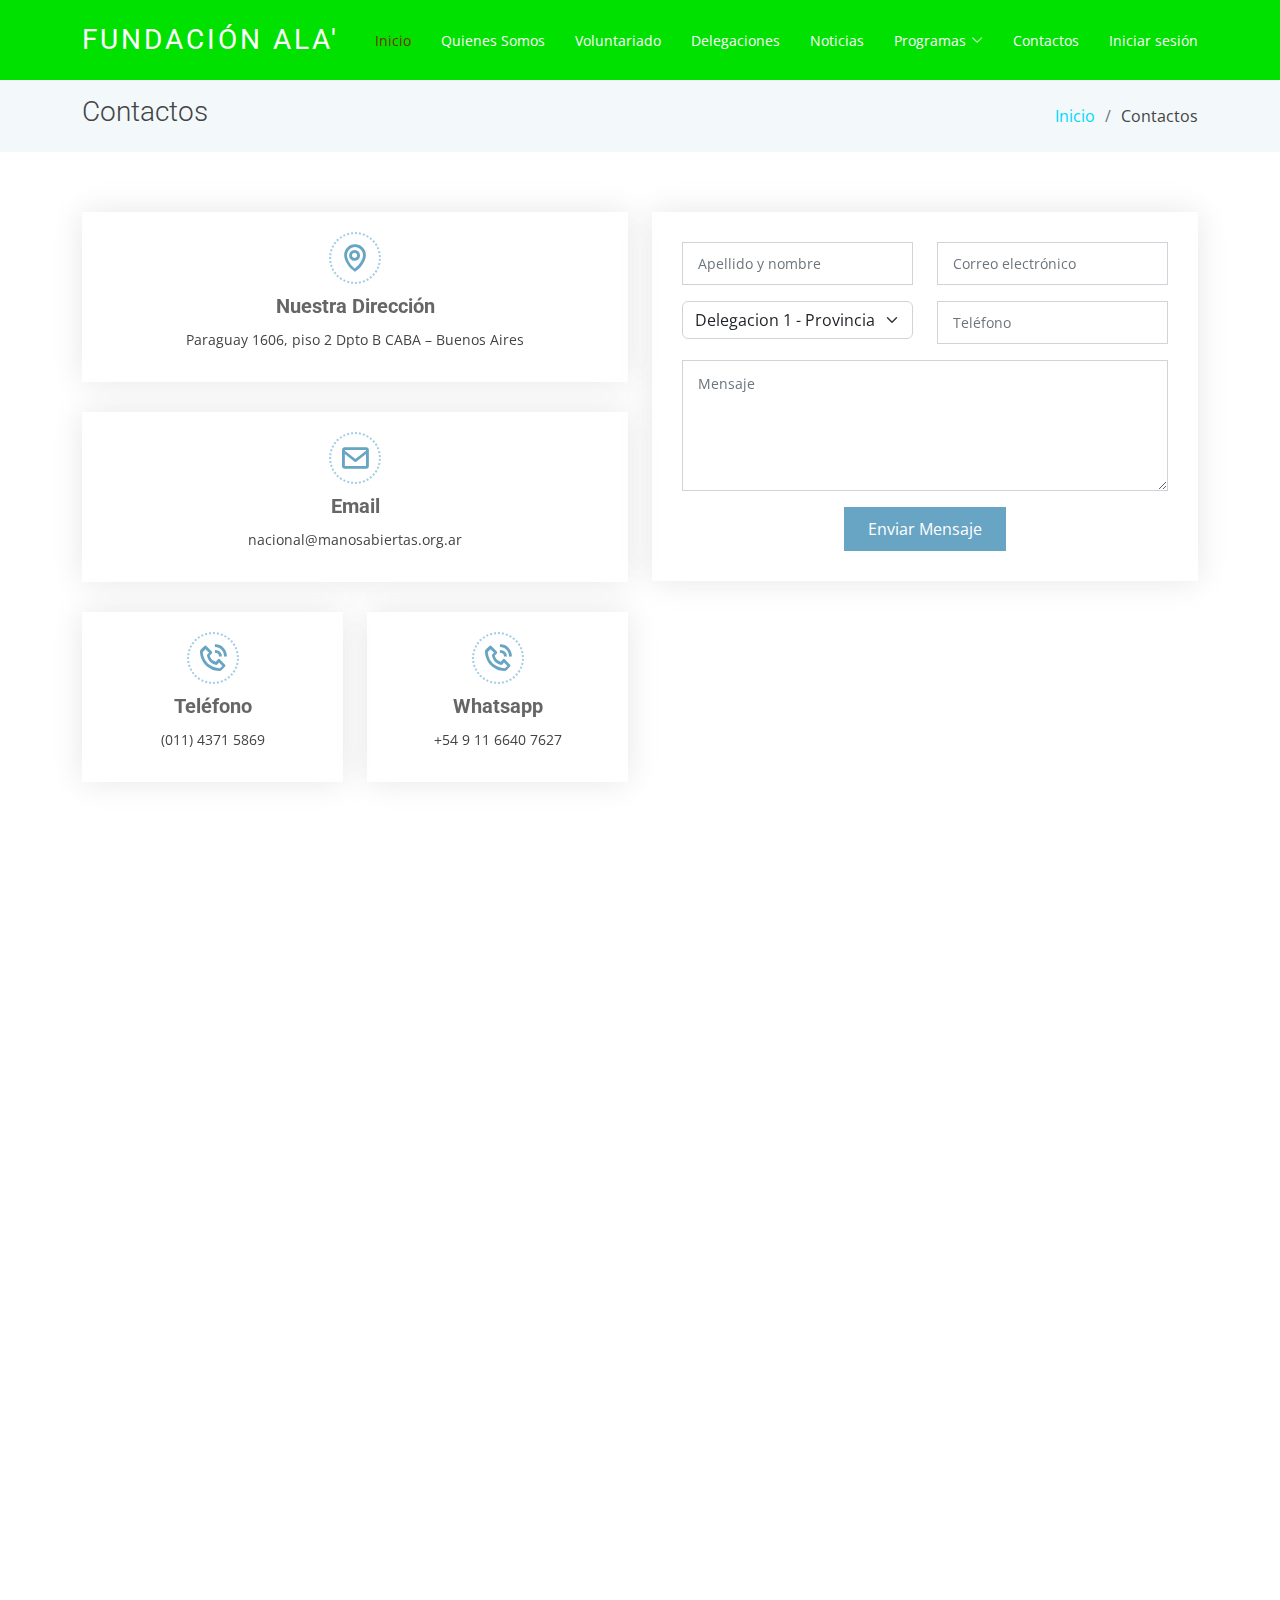
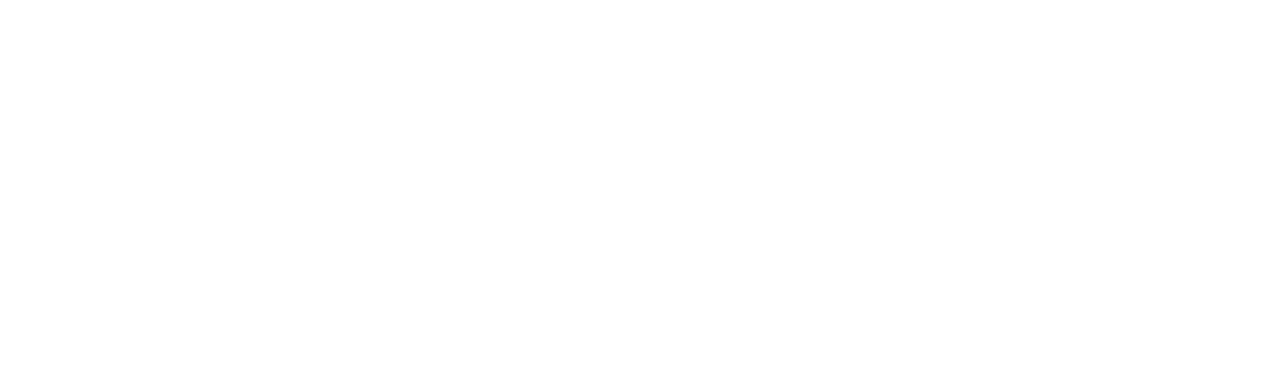
<file: contact.html>
<!DOCTYPE html>
<html lang="es">

<head>
  <meta charset="utf-8">
  <meta content="width=device-width, initial-scale=1.0" name="viewport">

  <title>Contactos</title>
  <meta content="" name="description">
  <meta content="" name="keywords">

  <!-- Favicons -->
  <link href="assets/img/logo.png" rel="icon">
  <link href="assets/img/logo.png" rel="apple-touch-icon">

  <!-- Google Fonts -->
  <link href="https://fonts.googleapis.com/css?family=Open+Sans:300,300i,400,400i,600,600i,700,700i|Roboto:300,300i,400,400i,500,500i,700,700i&display=swap" rel="stylesheet">

  <!-- Vendor CSS Files -->
  <link href="assets/vendor/animate.css/animate.min.css" rel="stylesheet">
  <link href="assets/vendor/aos/aos.css" rel="stylesheet">
  <link href="assets/vendor/bootstrap/css/bootstrap.min.css" rel="stylesheet">
  <link href="assets/vendor/bootstrap-icons/bootstrap-icons.css" rel="stylesheet">
  <link href="assets/vendor/boxicons/css/boxicons.min.css" rel="stylesheet">
  <link href="assets/vendor/glightbox/css/glightbox.min.css" rel="stylesheet">
  <link href="assets/vendor/swiper/swiper-bundle.min.css" rel="stylesheet">

  <!-- Template Main CSS File -->
  <link href="assets/css/style.css" rel="stylesheet">

  <!-- =======================================================
  * Template Name: Moderna - v4.10.1
  * Template URL: https://bootstrapmade.com/free-bootstrap-template-corporate-moderna/
  * Author: BootstrapMade.com
  * License: https://bootstrapmade.com/license/
  ======================================================== -->
</head>

<body>

  <!-- ======= Header ======= -->
  <header id="header" class="fixed-top d-flex align-items-center ">
    <div class="container d-flex justify-content-between align-items-center">

      <div class="logo">
        <h1 class="text-light"><a href="index.html"><span>Fundación Ala'</span></a></h1>
        <!-- Uncomment below if you prefer to use an image logo -->
        <!-- <a href="index.html"><img src="assets/img/logo.png" alt="" class="img-fluid"></a>-->
      </div>

      <nav id="navbar" class="navbar">
        <ul>
          <li><a class="active" href="index.html">Inicio</a></li>
          <li><a href="services.html">Quienes Somos</a></li>
          <li><a href="about.html">Voluntariado</a></li>
          <li><a href="portfolio.html">Delegaciones</a></li>
          <li><a href="blog.html">Noticias</a></li>
          
          <li class="dropdown"><a href="#"><span>Programas</span> <i class="bi bi-chevron-down"></i></a>
            <ul>
              <li><a href="#">Hogares</a></li>
              <li class="dropdown"><a href="#"><span>Educación</span> <i class="bi bi-chevron-right"></i></a>
                <ul>
                  <li><a href="#">Talleres</a></li>
                  <li><a href="#">Educación</a></li>
                  <li><a href="#">Promoción Social</a></li>
                  <li><a href="#">Soledad</a></li>
                  <li><a href="#">Espiritualidad</a></li>
                </ul>
              </li>
              <li><a href="#">Espiritualidad</a></li>
              <li><a href="#">Promoción Social</a></li>
              <li><a href="#">Soledad</a></li>
            </ul>
          </li>
          <li><a href="contact.html">Contactos</a></li>
          <li><a href="team.html">Iniciar sesión</a></li>
        </ul>
        <i class="bi bi-list mobile-nav-toggle"></i>
      </nav><!-- .navbar -->

    </div>
  </header><!-- End Header -->

  <main id="main">

    <!-- ======= Contact Section ======= -->
    <section class="breadcrumbs">
      <div class="container">

        <div class="d-flex justify-content-between align-items-center">
          <h2>Contactos</h2>
          <ol>
            <li><a href="index.html">Inicio</a></li>
            <li>Contactos</li>
          </ol>
        </div>

      </div>
    </section><!-- End Contact Section -->

    <!-- ======= Contact Section ======= -->
    <section class="contact" data-aos="fade-up" data-aos-easing="ease-in-out" data-aos-duration="500">
      <div class="container">

        <div class="row">

          <div class="col-lg-6">

            <div class="row">
              <div class="col-md-12">
                <div class="info-box">
                  <i class="bx bx-map"></i>
                  <h3>Nuestra Dirección</h3>
                  <p>Paraguay 1606, piso 2 Dpto B CABA – Buenos Aires</p>
                </div>
              </div>
              <div class="col-md-12">
                <div class="info-box">
                  <i class="bx bx-envelope"></i>
                  <h3>Email</h3>
                  <p>nacional@manosabiertas.org.ar</p>
                </div>
              </div>

              <div class="col-md-6">
                <div class="info-box">
                  <i class="bx bx-phone-call"></i>
                  <h3>Teléfono</h3>
                  <p>(011) 4371 5869</p>
                </div>
              </div>
              <div class="col-md-6">
                <div class="info-box">
                  <i class="bx bx-phone-call"></i>
                  <h3>Whatsapp</h3>
                  <p>+54 9 11 6640 7627</p>
                </div>
              </div>
            
            </div>

          </div>

          <div class="col-lg-6">
            <form action="forms/contact.php" method="post" role="form" class="php-email-form">
              <div class="row">
                <div class="col-md-6 form-group">
                  <input type="text" name="apellido_nombre" class="form-control" id="apellido_nombre" placeholder="Apellido y nombre" required>
                </div>
                <div class="col-md-6 form-group mt-3 mt-md-0">
                  <input type="email" class="form-control" name="email" id="email" placeholder="Correo electrónico" required>
                </div>
              </div>
              
              <div class="row">
                <div class="col-md-6 form-group mt-3">
                  <select name="delegacion" id="delegacion" class="form-select">
                    <option value="1">Delegacion 1 - Provincia</option>
                    <option value="2">Delegacion 2 - Provincia</option>
                    <option value="3">Delegacion 3 - Provincia</option>
                    <option value="4">Delegacion 4 - Provincia</option>
                    <option value="5">Delegacion 5 - Provincia</option>
                    <option value="6">Delegacion 5 - Provincia</option>
                  </select>
                </div>
                <div class="col-md-6 form-group mt-3">
                  <input type="text" class="form-control" name="telefono" id="telefono" placeholder="Teléfono" required>
                </div>
              </div>
              
              <div class="form-group mt-3">
                <textarea class="form-control" name="message" rows="5" placeholder="Mensaje" required></textarea>
              </div>
              <div class="my-3">
                <div class="loading">Loading</div>
                <div class="error-message"></div>
                <div class="sent-message">Your message has been sent. Thank you!</div>
              </div>
              <div class="text-center"><button type="submit">Enviar Mensaje</button></div>
            </form>
          </div>

        </div>

      </div>
    </section><!-- End Contact Section -->

    <!-- ======= Map Section ======= -->
    <section class="map mt-2">
      <div class="container-fluid p-0">
        <iframe src="https://www.google.com/maps/embed?pb=!1m18!1m12!1m3!1d3284.2219154712793!2d-58.392070285195416!3d-34.59854956473087!2m3!1f0!2f0!3f0!3m2!1i1024!2i768!4f13.1!3m3!1m2!1s0x95bccabf3f4b6409%3A0x78b17ebca4689cec!2sParaguay%201606%20piso%202%20Dpto%20B%2C%20C1019%20CABA!5e0!3m2!1ses-419!2sar!4v1670598003236!5m2!1ses-419!2sar" frameborder="0" style="border:0;" allowfullscreen=""></iframe>
        </div>
    </section><!-- End Map Section -->

  </main><!-- End #main -->

  <!-- ======= Footer ======= -->
  <footer id="footer" data-aos="fade-up" data-aos-easing="ease-in-out" data-aos-duration="500">

    <div class="footer-newsletter">
      <div class="container">
        <div class="row">
          <div class="col-lg-6">
            <h4>Our Newsletter</h4>
            <p>Tamen quem nulla quae legam multos aute sint culpa legam noster magna</p>
          </div>
          <div class="col-lg-6">
            <form action="" method="post">
              <input type="email" name="email"><input type="submit" value="Subscribe">
            </form>
          </div>
        </div>
      </div>
    </div>

    <div class="footer-top">
      <div class="container">
        <div class="row">

          <div class="col-lg-3 col-md-6 footer-links">
            <h4>Useful Links</h4>
            <ul>
              <li><i class="bx bx-chevron-right"></i> <a href="#">Inicio</a></li>
              <li><i class="bx bx-chevron-right"></i> <a href="#">About us</a></li>
              <li><i class="bx bx-chevron-right"></i> <a href="#">Services</a></li>
              <li><i class="bx bx-chevron-right"></i> <a href="#">Terms of service</a></li>
              <li><i class="bx bx-chevron-right"></i> <a href="#">Privacy policy</a></li>
            </ul>
          </div>

          <div class="col-lg-3 col-md-6 footer-links">
            <h4>Our Services</h4>
            <ul>
              <li><i class="bx bx-chevron-right"></i> <a href="#">Web Design</a></li>
              <li><i class="bx bx-chevron-right"></i> <a href="#">Web Development</a></li>
              <li><i class="bx bx-chevron-right"></i> <a href="#">Product Management</a></li>
              <li><i class="bx bx-chevron-right"></i> <a href="#">Marketing</a></li>
              <li><i class="bx bx-chevron-right"></i> <a href="#">Graphic Design</a></li>
            </ul>
          </div>

          <div class="col-lg-3 col-md-6 footer-contact">
            <h4>Contact Us</h4>
            <p>
              A108 Adam Street <br>
              New York, NY 535022<br>
              United States <br><br>
              <strong>Phone:</strong> +1 5589 55488 55<br>
              <strong>Email:</strong> info@example.com<br>
            </p>

          </div>

          <div class="col-lg-3 col-md-6 footer-info">
            <h3>About Moderna</h3>
            <p>Cras fermentum odio eu feugiat lide par naso tierra. Justo eget nada terra videa magna derita valies darta donna mare fermentum iaculis eu non diam phasellus.</p>
            <div class="social-links mt-3">
              <a href="#" class="twitter"><i class="bx bxl-twitter"></i></a>
              <a href="#" class="facebook"><i class="bx bxl-facebook"></i></a>
              <a href="#" class="instagram"><i class="bx bxl-instagram"></i></a>
              <a href="#" class="linkedin"><i class="bx bxl-linkedin"></i></a>
            </div>
          </div>

        </div>
      </div>
    </div>

    <div class="container">
      <div class="copyright">
        &copy; Copyright <strong><span>Moderna</span></strong>. All Rights Reserved
      </div>
      <div class="credits">
        <!-- All the links in the footer should remain intact. -->
        <!-- You can delete the links only if you purchased the pro version. -->
        <!-- Licensing information: https://bootstrapmade.com/license/ -->
        <!-- Purchase the pro version with working PHP/AJAX contact form: https://bootstrapmade.com/free-bootstrap-template-corporate-moderna/ -->
        Designed by <a href="https://bootstrapmade.com/">BootstrapMade</a>
      </div>
    </div>
  </footer><!-- End Footer -->

  <a href="#" class="back-to-top d-flex align-items-center justify-content-center"><i class="bi bi-arrow-up-short"></i></a>

  <!-- Vendor JS Files -->
  <script src="assets/vendor/purecounter/purecounter_vanilla.js"></script>
  <script src="assets/vendor/aos/aos.js"></script>
  <script src="assets/vendor/bootstrap/js/bootstrap.bundle.min.js"></script>
  <script src="assets/vendor/glightbox/js/glightbox.min.js"></script>
  <script src="assets/vendor/isotope-layout/isotope.pkgd.min.js"></script>
  <script src="assets/vendor/swiper/swiper-bundle.min.js"></script>
  <script src="assets/vendor/waypoints/noframework.waypoints.js"></script>
  <script src="assets/vendor/php-email-form/validate.js"></script>

  <!-- Template Main JS File -->
  <script src="assets/js/main.js"></script>

</body>

</html>
</file>
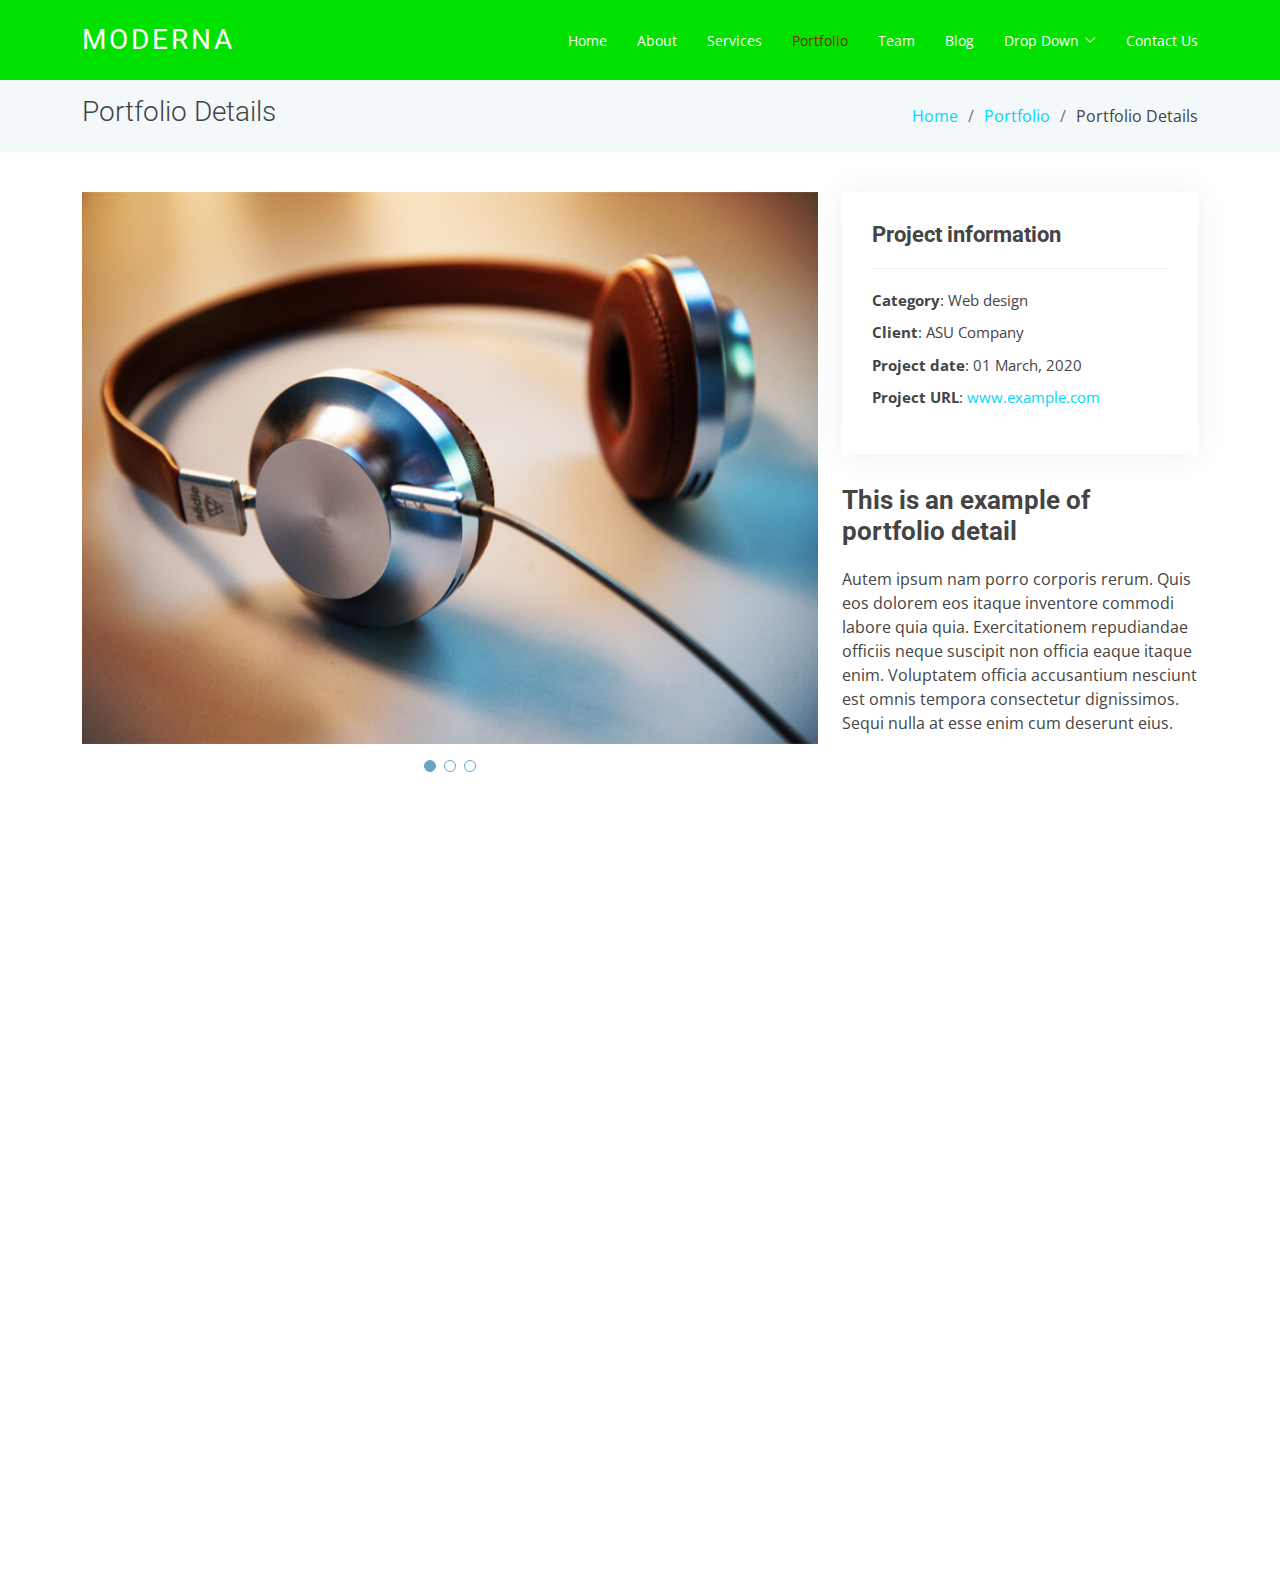
<file: portfolio-details.html>
<!DOCTYPE html>
<html lang="en">

<head>
  <meta charset="utf-8">
  <meta content="width=device-width, initial-scale=1.0" name="viewport">

  <title>Portfolio Details - Moderna Bootstrap Template</title>
  <meta content="" name="description">
  <meta content="" name="keywords">

  <!-- Favicons -->
  <link href="assets/img/favicon.png" rel="icon">
  <link href="assets/img/apple-touch-icon.png" rel="apple-touch-icon">

  <!-- Google Fonts -->
  <link href="https://fonts.googleapis.com/css?family=Open+Sans:300,300i,400,400i,600,600i,700,700i|Roboto:300,300i,400,400i,500,500i,700,700i&display=swap" rel="stylesheet">

  <!-- Vendor CSS Files -->
  <link href="assets/vendor/animate.css/animate.min.css" rel="stylesheet">
  <link href="assets/vendor/aos/aos.css" rel="stylesheet">
  <link href="assets/vendor/bootstrap/css/bootstrap.min.css" rel="stylesheet">
  <link href="assets/vendor/bootstrap-icons/bootstrap-icons.css" rel="stylesheet">
  <link href="assets/vendor/boxicons/css/boxicons.min.css" rel="stylesheet">
  <link href="assets/vendor/glightbox/css/glightbox.min.css" rel="stylesheet">
  <link href="assets/vendor/swiper/swiper-bundle.min.css" rel="stylesheet">

  <!-- Template Main CSS File -->
  <link href="assets/css/style.css" rel="stylesheet">

  <!-- =======================================================
  * Template Name: Moderna - v4.10.1
  * Template URL: https://bootstrapmade.com/free-bootstrap-template-corporate-moderna/
  * Author: BootstrapMade.com
  * License: https://bootstrapmade.com/license/
  ======================================================== -->
</head>

<body>

  <!-- ======= Header ======= -->
  <header id="header" class="fixed-top d-flex align-items-center ">
    <div class="container d-flex justify-content-between align-items-center">

      <div class="logo">
        <h1 class="text-light"><a href="index.html"><span>Moderna</span></a></h1>
        <!-- Uncomment below if you prefer to use an image logo -->
        <!-- <a href="index.html"><img src="assets/img/logo.png" alt="" class="img-fluid"></a>-->
      </div>

      <nav id="navbar" class="navbar">
        <ul>
          <li><a class="" href="index.html">Home</a></li>
          <li><a href="about.html">About</a></li>
          <li><a href="services.html">Services</a></li>
          <li><a class="active" href="portfolio.html">Portfolio</a></li>
          <li><a href="team.html">Team</a></li>
          <li><a href="blog.html">Blog</a></li>
          <li class="dropdown"><a href="#"><span>Drop Down</span> <i class="bi bi-chevron-down"></i></a>
            <ul>
              <li><a href="#">Drop Down 1</a></li>
              <li class="dropdown"><a href="#"><span>Deep Drop Down</span> <i class="bi bi-chevron-right"></i></a>
                <ul>
                  <li><a href="#">Deep Drop Down 1</a></li>
                  <li><a href="#">Deep Drop Down 2</a></li>
                  <li><a href="#">Deep Drop Down 3</a></li>
                  <li><a href="#">Deep Drop Down 4</a></li>
                  <li><a href="#">Deep Drop Down 5</a></li>
                </ul>
              </li>
              <li><a href="#">Drop Down 2</a></li>
              <li><a href="#">Drop Down 3</a></li>
              <li><a href="#">Drop Down 4</a></li>
            </ul>
          </li>
          <li><a href="contact.html">Contact Us</a></li>
        </ul>
        <i class="bi bi-list mobile-nav-toggle"></i>
      </nav><!-- .navbar -->

    </div>
  </header><!-- End Header -->

  <main id="main">

    <!-- ======= Our Portfolio Section ======= -->
    <section class="breadcrumbs">
      <div class="container">

        <div class="d-flex justify-content-between align-items-center">
          <h2>Portfolio Details</h2>
          <ol>
            <li><a href="index.html">Home</a></li>
            <li><a href="portfolio.html">Portfolio</a></li>
            <li>Portfolio Details</li>
          </ol>
        </div>

      </div>
    </section><!-- End Our Portfolio Section -->

    <!-- ======= Portfolio Details Section ======= -->
    <section id="portfolio-details" class="portfolio-details">
      <div class="container">

        <div class="row gy-4">

          <div class="col-lg-8">
            <div class="portfolio-details-slider swiper">
              <div class="swiper-wrapper align-items-center">

                <div class="swiper-slide">
                  <img src="assets/img/portfolio/portfolio-1.jpg" alt="">
                </div>

                <div class="swiper-slide">
                  <img src="assets/img/portfolio/portfolio-2.jpg" alt="">
                </div>

                <div class="swiper-slide">
                  <img src="assets/img/portfolio/portfolio-3.jpg" alt="">
                </div>

              </div>
              <div class="swiper-pagination"></div>
            </div>
          </div>

          <div class="col-lg-4">
            <div class="portfolio-info">
              <h3>Project information</h3>
              <ul>
                <li><strong>Category</strong>: Web design</li>
                <li><strong>Client</strong>: ASU Company</li>
                <li><strong>Project date</strong>: 01 March, 2020</li>
                <li><strong>Project URL</strong>: <a href="#">www.example.com</a></li>
              </ul>
            </div>
            <div class="portfolio-description">
              <h2>This is an example of portfolio detail</h2>
              <p>
                Autem ipsum nam porro corporis rerum. Quis eos dolorem eos itaque inventore commodi labore quia quia. Exercitationem repudiandae officiis neque suscipit non officia eaque itaque enim. Voluptatem officia accusantium nesciunt est omnis tempora consectetur dignissimos. Sequi nulla at esse enim cum deserunt eius.
              </p>
            </div>
          </div>

        </div>

      </div>
    </section><!-- End Portfolio Details Section -->

  </main><!-- End #main -->

  <!-- ======= Footer ======= -->
  <footer id="footer" data-aos="fade-up" data-aos-easing="ease-in-out" data-aos-duration="500">

    <div class="footer-newsletter">
      <div class="container">
        <div class="row">
          <div class="col-lg-6">
            <h4>Our Newsletter</h4>
            <p>Tamen quem nulla quae legam multos aute sint culpa legam noster magna</p>
          </div>
          <div class="col-lg-6">
            <form action="" method="post">
              <input type="email" name="email"><input type="submit" value="Subscribe">
            </form>
          </div>
        </div>
      </div>
    </div>

    <div class="footer-top">
      <div class="container">
        <div class="row">

          <div class="col-lg-3 col-md-6 footer-links">
            <h4>Useful Links</h4>
            <ul>
              <li><i class="bx bx-chevron-right"></i> <a href="#">Home</a></li>
              <li><i class="bx bx-chevron-right"></i> <a href="#">About us</a></li>
              <li><i class="bx bx-chevron-right"></i> <a href="#">Services</a></li>
              <li><i class="bx bx-chevron-right"></i> <a href="#">Terms of service</a></li>
              <li><i class="bx bx-chevron-right"></i> <a href="#">Privacy policy</a></li>
            </ul>
          </div>

          <div class="col-lg-3 col-md-6 footer-links">
            <h4>Our Services</h4>
            <ul>
              <li><i class="bx bx-chevron-right"></i> <a href="#">Web Design</a></li>
              <li><i class="bx bx-chevron-right"></i> <a href="#">Web Development</a></li>
              <li><i class="bx bx-chevron-right"></i> <a href="#">Product Management</a></li>
              <li><i class="bx bx-chevron-right"></i> <a href="#">Marketing</a></li>
              <li><i class="bx bx-chevron-right"></i> <a href="#">Graphic Design</a></li>
            </ul>
          </div>

          <div class="col-lg-3 col-md-6 footer-contact">
            <h4>Contact Us</h4>
            <p>
              A108 Adam Street <br>
              New York, NY 535022<br>
              United States <br><br>
              <strong>Phone:</strong> +1 5589 55488 55<br>
              <strong>Email:</strong> info@example.com<br>
            </p>

          </div>

          <div class="col-lg-3 col-md-6 footer-info">
            <h3>About Moderna</h3>
            <p>Cras fermentum odio eu feugiat lide par naso tierra. Justo eget nada terra videa magna derita valies darta donna mare fermentum iaculis eu non diam phasellus.</p>
            <div class="social-links mt-3">
              <a href="#" class="twitter"><i class="bx bxl-twitter"></i></a>
              <a href="#" class="facebook"><i class="bx bxl-facebook"></i></a>
              <a href="#" class="instagram"><i class="bx bxl-instagram"></i></a>
              <a href="#" class="linkedin"><i class="bx bxl-linkedin"></i></a>
            </div>
          </div>

        </div>
      </div>
    </div>

    <div class="container">
      <div class="copyright">
        &copy; Copyright <strong><span>Moderna</span></strong>. All Rights Reserved
      </div>
      <div class="credits">
        <!-- All the links in the footer should remain intact. -->
        <!-- You can delete the links only if you purchased the pro version. -->
        <!-- Licensing information: https://bootstrapmade.com/license/ -->
        <!-- Purchase the pro version with working PHP/AJAX contact form: https://bootstrapmade.com/free-bootstrap-template-corporate-moderna/ -->
        Designed by <a href="https://bootstrapmade.com/">BootstrapMade</a>
      </div>
    </div>
  </footer><!-- End Footer -->

  <a href="#" class="back-to-top d-flex align-items-center justify-content-center"><i class="bi bi-arrow-up-short"></i></a>

  <!-- Vendor JS Files -->
  <script src="assets/vendor/purecounter/purecounter_vanilla.js"></script>
  <script src="assets/vendor/aos/aos.js"></script>
  <script src="assets/vendor/bootstrap/js/bootstrap.bundle.min.js"></script>
  <script src="assets/vendor/glightbox/js/glightbox.min.js"></script>
  <script src="assets/vendor/isotope-layout/isotope.pkgd.min.js"></script>
  <script src="assets/vendor/swiper/swiper-bundle.min.js"></script>
  <script src="assets/vendor/waypoints/noframework.waypoints.js"></script>
  <script src="assets/vendor/php-email-form/validate.js"></script>

  <!-- Template Main JS File -->
  <script src="assets/js/main.js"></script>

</body>

</html>
</file>
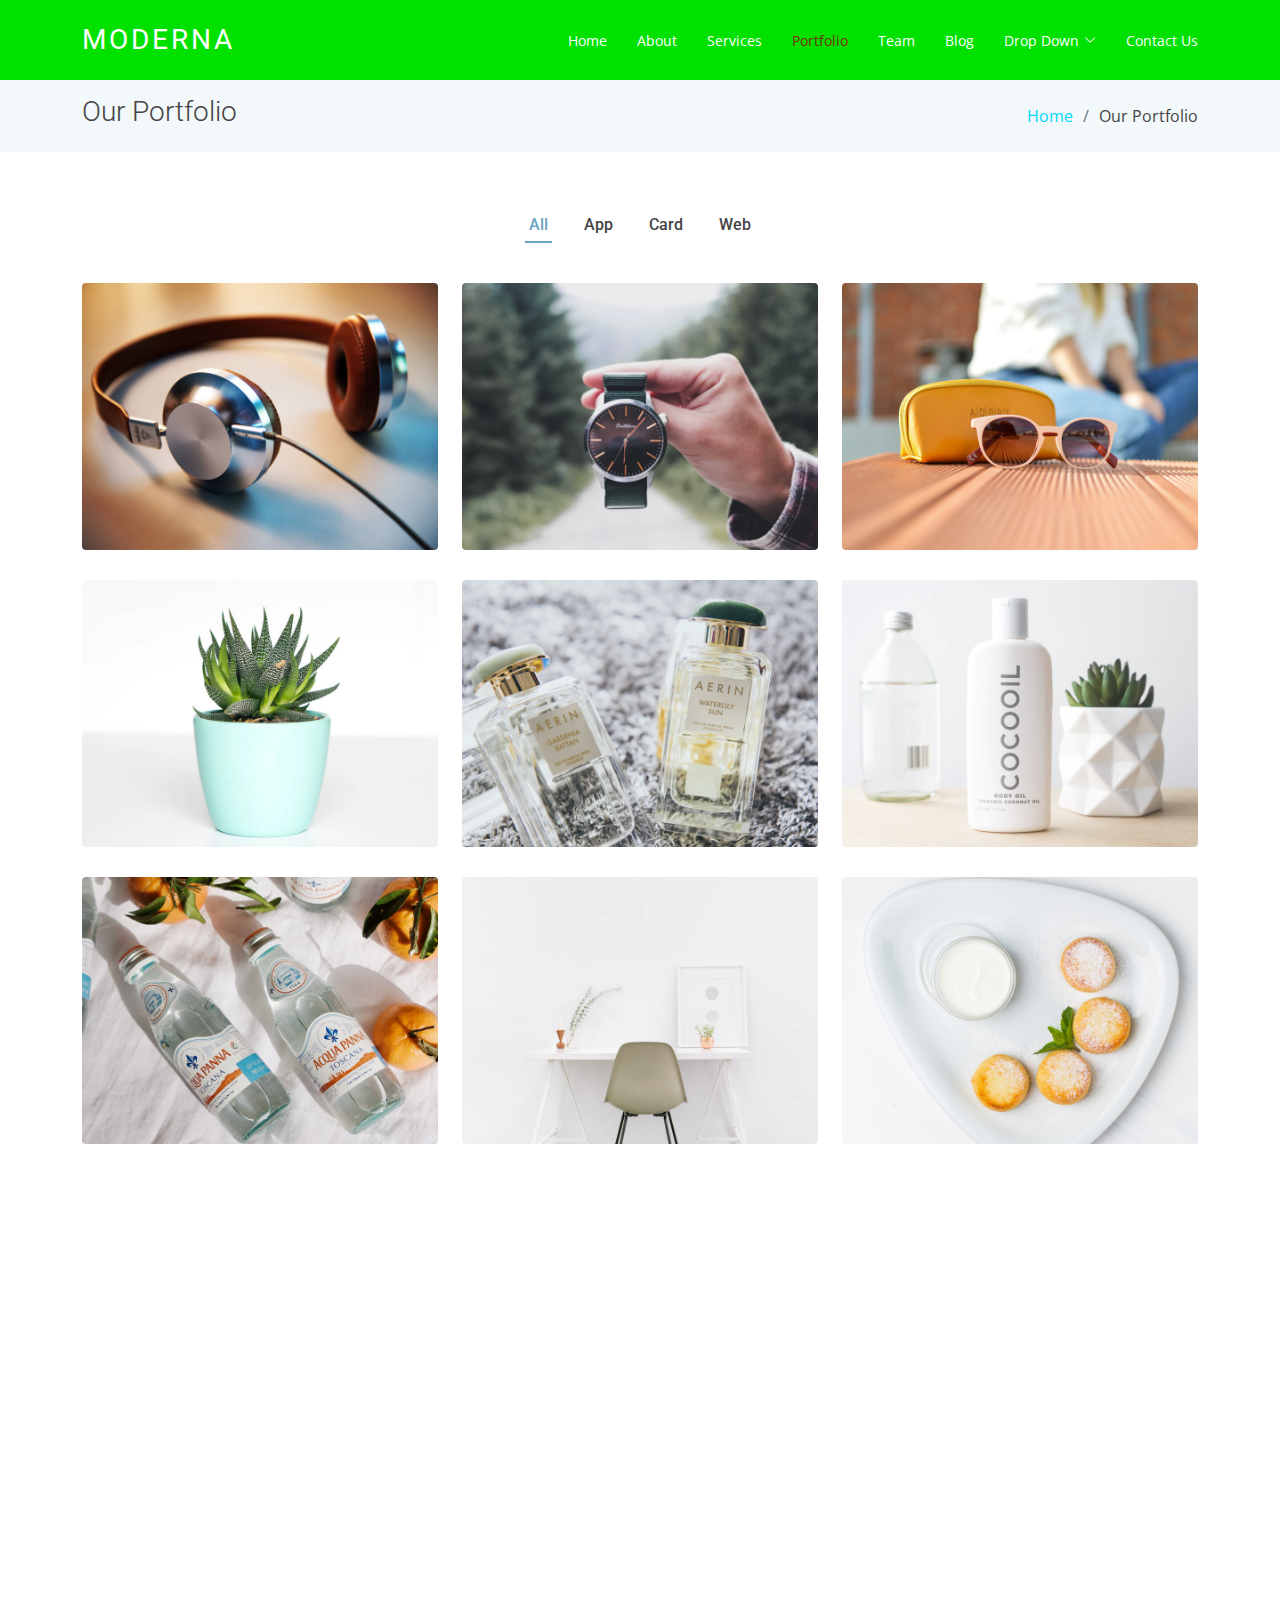
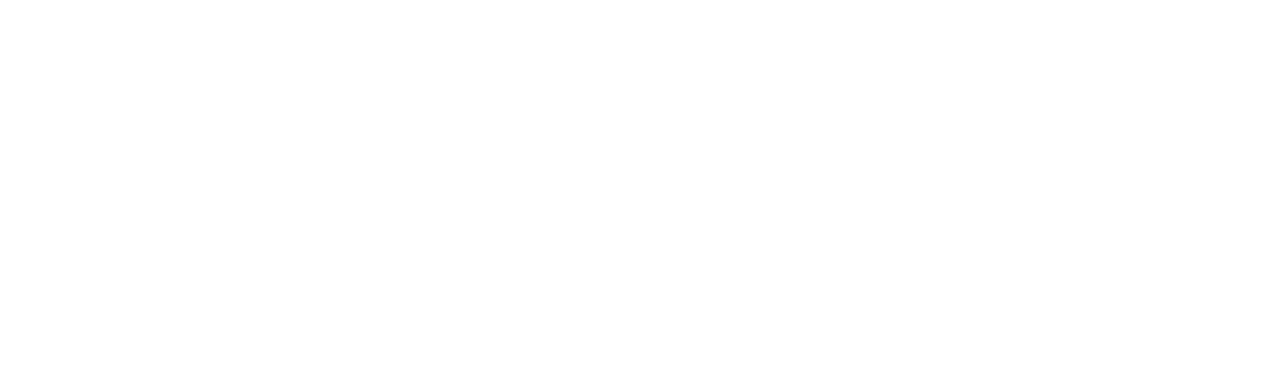
<file: portfolio.html>
<!DOCTYPE html>
<html lang="en">

<head>
  <meta charset="utf-8">
  <meta content="width=device-width, initial-scale=1.0" name="viewport">

  <title>Portfolio - Moderna Bootstrap Template</title>
  <meta content="" name="description">
  <meta content="" name="keywords">

  <!-- Favicons -->
  <link href="assets/img/favicon.png" rel="icon">
  <link href="assets/img/apple-touch-icon.png" rel="apple-touch-icon">

  <!-- Google Fonts -->
  <link href="https://fonts.googleapis.com/css?family=Open+Sans:300,300i,400,400i,600,600i,700,700i|Roboto:300,300i,400,400i,500,500i,700,700i&display=swap" rel="stylesheet">

  <!-- Vendor CSS Files -->
  <link href="assets/vendor/animate.css/animate.min.css" rel="stylesheet">
  <link href="assets/vendor/aos/aos.css" rel="stylesheet">
  <link href="assets/vendor/bootstrap/css/bootstrap.min.css" rel="stylesheet">
  <link href="assets/vendor/bootstrap-icons/bootstrap-icons.css" rel="stylesheet">
  <link href="assets/vendor/boxicons/css/boxicons.min.css" rel="stylesheet">
  <link href="assets/vendor/glightbox/css/glightbox.min.css" rel="stylesheet">
  <link href="assets/vendor/swiper/swiper-bundle.min.css" rel="stylesheet">

  <!-- Template Main CSS File -->
  <link href="assets/css/style.css" rel="stylesheet">

  <!-- =======================================================
  * Template Name: Moderna - v4.10.1
  * Template URL: https://bootstrapmade.com/free-bootstrap-template-corporate-moderna/
  * Author: BootstrapMade.com
  * License: https://bootstrapmade.com/license/
  ======================================================== -->
</head>

<body>

  <!-- ======= Header ======= -->
  <header id="header" class="fixed-top d-flex align-items-center ">
    <div class="container d-flex justify-content-between align-items-center">

      <div class="logo">
        <h1 class="text-light"><a href="index.html"><span>Moderna</span></a></h1>
        <!-- Uncomment below if you prefer to use an image logo -->
        <!-- <a href="index.html"><img src="assets/img/logo.png" alt="" class="img-fluid"></a>-->
      </div>

      <nav id="navbar" class="navbar">
        <ul>
          <li><a class="" href="index.html">Home</a></li>
          <li><a href="about.html">About</a></li>
          <li><a href="services.html">Services</a></li>
          <li><a class="active" href="portfolio.html">Portfolio</a></li>
          <li><a href="team.html">Team</a></li>
          <li><a href="blog.html">Blog</a></li>
          <li class="dropdown"><a href="#"><span>Drop Down</span> <i class="bi bi-chevron-down"></i></a>
            <ul>
              <li><a href="#">Drop Down 1</a></li>
              <li class="dropdown"><a href="#"><span>Deep Drop Down</span> <i class="bi bi-chevron-right"></i></a>
                <ul>
                  <li><a href="#">Deep Drop Down 1</a></li>
                  <li><a href="#">Deep Drop Down 2</a></li>
                  <li><a href="#">Deep Drop Down 3</a></li>
                  <li><a href="#">Deep Drop Down 4</a></li>
                  <li><a href="#">Deep Drop Down 5</a></li>
                </ul>
              </li>
              <li><a href="#">Drop Down 2</a></li>
              <li><a href="#">Drop Down 3</a></li>
              <li><a href="#">Drop Down 4</a></li>
            </ul>
          </li>
          <li><a href="contact.html">Contact Us</a></li>
        </ul>
        <i class="bi bi-list mobile-nav-toggle"></i>
      </nav><!-- .navbar -->

    </div>
  </header><!-- End Header -->

  <main id="main">

    <!-- ======= Our Portfolio Section ======= -->
    <section class="breadcrumbs">
      <div class="container">

        <div class="d-flex justify-content-between align-items-center">
          <h2>Our Portfolio</h2>
          <ol>
            <li><a href="index.html">Home</a></li>
            <li>Our Portfolio</li>
          </ol>
        </div>

      </div>
    </section><!-- End Our Portfolio Section -->

    <!-- ======= Portfolio Section ======= -->
    <section class="portfolio">
      <div class="container">

        <div class="row">
          <div class="col-lg-12">
            <ul id="portfolio-flters">
              <li data-filter="*" class="filter-active">All</li>
              <li data-filter=".filter-app">App</li>
              <li data-filter=".filter-card">Card</li>
              <li data-filter=".filter-web">Web</li>
            </ul>
          </div>
        </div>

        <div class="row portfolio-container" data-aos="fade-up" data-aos-easing="ease-in-out" data-aos-duration="500">

          <div class="col-lg-4 col-md-6 portfolio-wrap filter-app">
            <div class="portfolio-item">
              <img src="assets/img/portfolio/portfolio-1.jpg" class="img-fluid" alt="">
              <div class="portfolio-info">
                <h3>App 1</h3>
                <div>
                  <a href="assets/img/portfolio/portfolio-1.jpg" data-gallery="portfolioGallery" class="portfolio-lightbox" title="App 1"><i class="bx bx-plus"></i></a>
                  <a href="portfolio-details.html" title="Portfolio Details"><i class="bx bx-link"></i></a>
                </div>
              </div>
            </div>
          </div>

          <div class="col-lg-4 col-md-6 portfolio-wrap filter-web">
            <div class="portfolio-item">
              <img src="assets/img/portfolio/portfolio-2.jpg" class="img-fluid" alt="">
              <div class="portfolio-info">
                <h3>Web 3</h3>
                <div>
                  <a href="assets/img/portfolio/portfolio-2.jpg" data-gallery="portfolioGallery" class="portfolio-lightbox" title="Web 3"><i class="bx bx-plus"></i></a>
                  <a href="portfolio-details.html" title="Portfolio Details"><i class="bx bx-link"></i></a>
                </div>
              </div>
            </div>
          </div>

          <div class="col-lg-4 col-md-6 portfolio-wrap filter-app">
            <div class="portfolio-item">
              <img src="assets/img/portfolio/portfolio-3.jpg" class="img-fluid" alt="">
              <div class="portfolio-info">
                <h3>App 2</h3>
                <div>
                  <a href="assets/img/portfolio/portfolio-3.jpg" data-gallery="portfolioGallery" class="portfolio-lightbox" title="App 2"><i class="bx bx-plus"></i></a>
                  <a href="portfolio-details.html" title="Portfolio Details"><i class="bx bx-link"></i></a>
                </div>
              </div>
            </div>
          </div>

          <div class="col-lg-4 col-md-6 portfolio-wrap filter-card">
            <div class="portfolio-item">
              <img src="assets/img/portfolio/portfolio-4.jpg" class="img-fluid" alt="">
              <div class="portfolio-info">
                <h3>Card 2</h3>
                <div>
                  <a href="assets/img/portfolio/portfolio-4.jpg" data-gallery="portfolioGallery" class="portfolio-lightbox" title="Card 2"><i class="bx bx-plus"></i></a>
                  <a href="portfolio-details.html" title="Portfolio Details"><i class="bx bx-link"></i></a>
                </div>
              </div>
            </div>
          </div>

          <div class="col-lg-4 col-md-6 portfolio-wrap filter-web">
            <div class="portfolio-item">
              <img src="assets/img/portfolio/portfolio-5.jpg" class="img-fluid" alt="">
              <div class="portfolio-info">
                <h3>Web 2</h3>
                <div>
                  <a href="assets/img/portfolio/portfolio-5.jpg" data-gallery="portfolioGallery" class="portfolio-lightbox" title="Web 2"><i class="bx bx-plus"></i></a>
                  <a href="portfolio-details.html" title="Portfolio Details"><i class="bx bx-link"></i></a>
                </div>
              </div>
            </div>
          </div>

          <div class="col-lg-4 col-md-6 portfolio-wrap filter-app">
            <div class="portfolio-item">
              <img src="assets/img/portfolio/portfolio-6.jpg" class="img-fluid" alt="">
              <div class="portfolio-info">
                <h3>App 3</h3>
                <div>
                  <a href="assets/img/portfolio/portfolio-6.jpg" data-gallery="portfolioGallery" class="portfolio-lightbox" title="App 3"><i class="bx bx-plus"></i></a>
                  <a href="portfolio-details.html" title="Portfolio Details"><i class="bx bx-link"></i></a>
                </div>
              </div>
            </div>
          </div>

          <div class="col-lg-4 col-md-6 portfolio-wrap filter-card">
            <div class="portfolio-item">
              <img src="assets/img/portfolio/portfolio-7.jpg" class="img-fluid" alt="">
              <div class="portfolio-info">
                <h3>Card 1</h3>
                <div>
                  <a href="assets/img/portfolio/portfolio-7.jpg" data-gallery="portfolioGallery" class="portfolio-lightbox" title="Card 1"><i class="bx bx-plus"></i></a>
                  <a href="portfolio-details.html" title="Portfolio Details"><i class="bx bx-link"></i></a>
                </div>
              </div>
            </div>
          </div>

          <div class="col-lg-4 col-md-6 portfolio-wrap filter-card">
            <div class="portfolio-item">
              <img src="assets/img/portfolio/portfolio-8.jpg" class="img-fluid" alt="">
              <div class="portfolio-info">
                <h3>Card 3</h3>
                <div>
                  <a href="assets/img/portfolio/portfolio-8.jpg" data-gallery="portfolioGallery" class="portfolio-lightbox" title="Card 3"><i class="bx bx-plus"></i></a>
                  <a href="portfolio-details.html" title="Portfolio Details"><i class="bx bx-link"></i></a>
                </div>
              </div>
            </div>
          </div>

          <div class="col-lg-4 col-md-6 portfolio-wrap filter-web">
            <div class="portfolio-item">
              <img src="assets/img/portfolio/portfolio-9.jpg" class="img-fluid" alt="">
              <div class="portfolio-info">
                <h3>Web 1</h3>
                <div>
                  <a href="assets/img/portfolio/portfolio-9.jpg" data-gallery="portfolioGallery" class="portfolio-lightbox" title="Web 1"><i class="bx bx-plus"></i></a>
                  <a href="portfolio-details.html" title="Portfolio Details"><i class="bx bx-link"></i></a>
                </div>
              </div>
            </div>
          </div>

        </div>

      </div>
    </section><!-- End Portfolio Section -->

  </main><!-- End #main -->

  <!-- ======= Footer ======= -->
  <footer id="footer" data-aos="fade-up" data-aos-easing="ease-in-out" data-aos-duration="500">

    <div class="footer-newsletter">
      <div class="container">
        <div class="row">
          <div class="col-lg-6">
            <h4>Our Newsletter</h4>
            <p>Tamen quem nulla quae legam multos aute sint culpa legam noster magna</p>
          </div>
          <div class="col-lg-6">
            <form action="" method="post">
              <input type="email" name="email"><input type="submit" value="Subscribe">
            </form>
          </div>
        </div>
      </div>
    </div>

    <div class="footer-top">
      <div class="container">
        <div class="row">

          <div class="col-lg-3 col-md-6 footer-links">
            <h4>Useful Links</h4>
            <ul>
              <li><i class="bx bx-chevron-right"></i> <a href="#">Home</a></li>
              <li><i class="bx bx-chevron-right"></i> <a href="#">About us</a></li>
              <li><i class="bx bx-chevron-right"></i> <a href="#">Services</a></li>
              <li><i class="bx bx-chevron-right"></i> <a href="#">Terms of service</a></li>
              <li><i class="bx bx-chevron-right"></i> <a href="#">Privacy policy</a></li>
            </ul>
          </div>

          <div class="col-lg-3 col-md-6 footer-links">
            <h4>Our Services</h4>
            <ul>
              <li><i class="bx bx-chevron-right"></i> <a href="#">Web Design</a></li>
              <li><i class="bx bx-chevron-right"></i> <a href="#">Web Development</a></li>
              <li><i class="bx bx-chevron-right"></i> <a href="#">Product Management</a></li>
              <li><i class="bx bx-chevron-right"></i> <a href="#">Marketing</a></li>
              <li><i class="bx bx-chevron-right"></i> <a href="#">Graphic Design</a></li>
            </ul>
          </div>

          <div class="col-lg-3 col-md-6 footer-contact">
            <h4>Contact Us</h4>
            <p>
              A108 Adam Street <br>
              New York, NY 535022<br>
              United States <br><br>
              <strong>Phone:</strong> +1 5589 55488 55<br>
              <strong>Email:</strong> info@example.com<br>
            </p>

          </div>

          <div class="col-lg-3 col-md-6 footer-info">
            <h3>About Moderna</h3>
            <p>Cras fermentum odio eu feugiat lide par naso tierra. Justo eget nada terra videa magna derita valies darta donna mare fermentum iaculis eu non diam phasellus.</p>
            <div class="social-links mt-3">
              <a href="#" class="twitter"><i class="bx bxl-twitter"></i></a>
              <a href="#" class="facebook"><i class="bx bxl-facebook"></i></a>
              <a href="#" class="instagram"><i class="bx bxl-instagram"></i></a>
              <a href="#" class="linkedin"><i class="bx bxl-linkedin"></i></a>
            </div>
          </div>

        </div>
      </div>
    </div>

    <div class="container">
      <div class="copyright">
        &copy; Copyright <strong><span>Moderna</span></strong>. All Rights Reserved
      </div>
      <div class="credits">
        <!-- All the links in the footer should remain intact. -->
        <!-- You can delete the links only if you purchased the pro version. -->
        <!-- Licensing information: https://bootstrapmade.com/license/ -->
        <!-- Purchase the pro version with working PHP/AJAX contact form: https://bootstrapmade.com/free-bootstrap-template-corporate-moderna/ -->
        Designed by <a href="https://bootstrapmade.com/">BootstrapMade</a>
      </div>
    </div>
  </footer><!-- End Footer -->

  <a href="#" class="back-to-top d-flex align-items-center justify-content-center"><i class="bi bi-arrow-up-short"></i></a>

  <!-- Vendor JS Files -->
  <script src="assets/vendor/purecounter/purecounter_vanilla.js"></script>
  <script src="assets/vendor/aos/aos.js"></script>
  <script src="assets/vendor/bootstrap/js/bootstrap.bundle.min.js"></script>
  <script src="assets/vendor/glightbox/js/glightbox.min.js"></script>
  <script src="assets/vendor/isotope-layout/isotope.pkgd.min.js"></script>
  <script src="assets/vendor/swiper/swiper-bundle.min.js"></script>
  <script src="assets/vendor/waypoints/noframework.waypoints.js"></script>
  <script src="assets/vendor/php-email-form/validate.js"></script>

  <!-- Template Main JS File -->
  <script src="assets/js/main.js"></script>

</body>

</html>
</file>
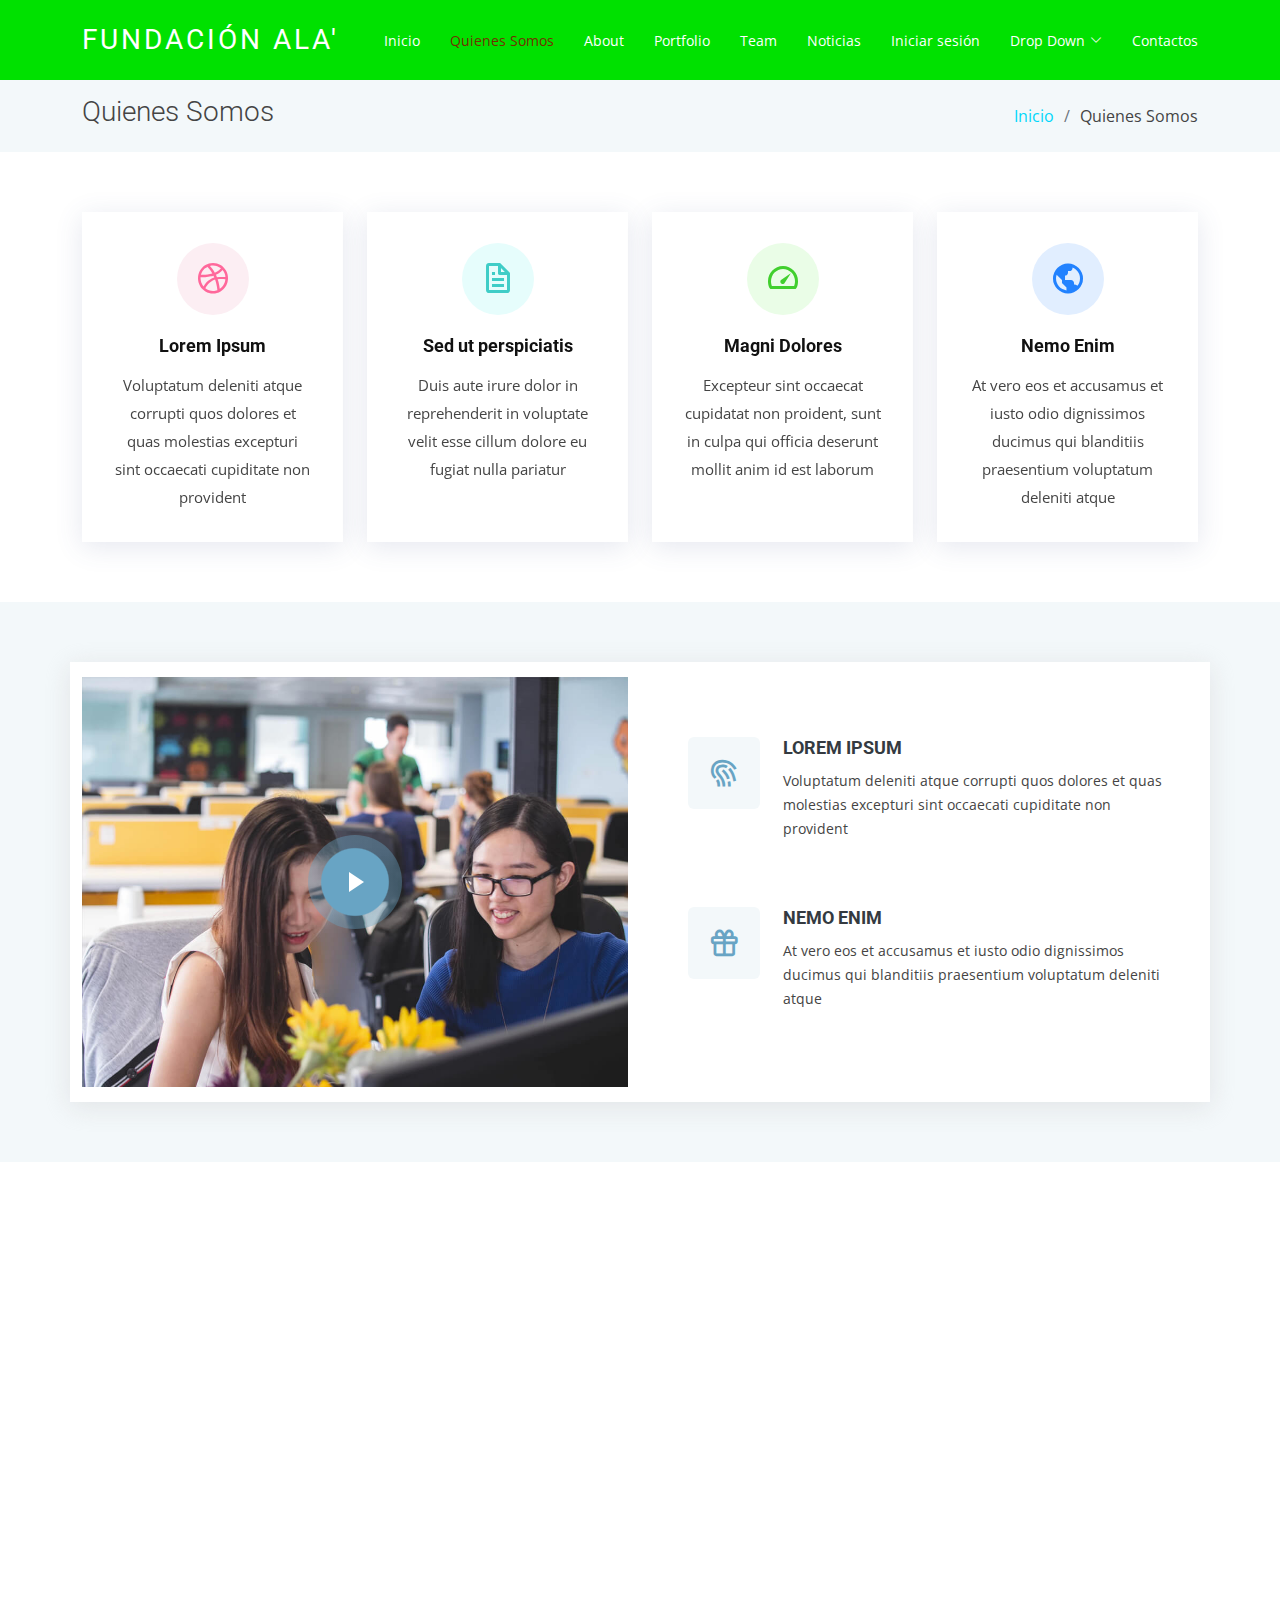
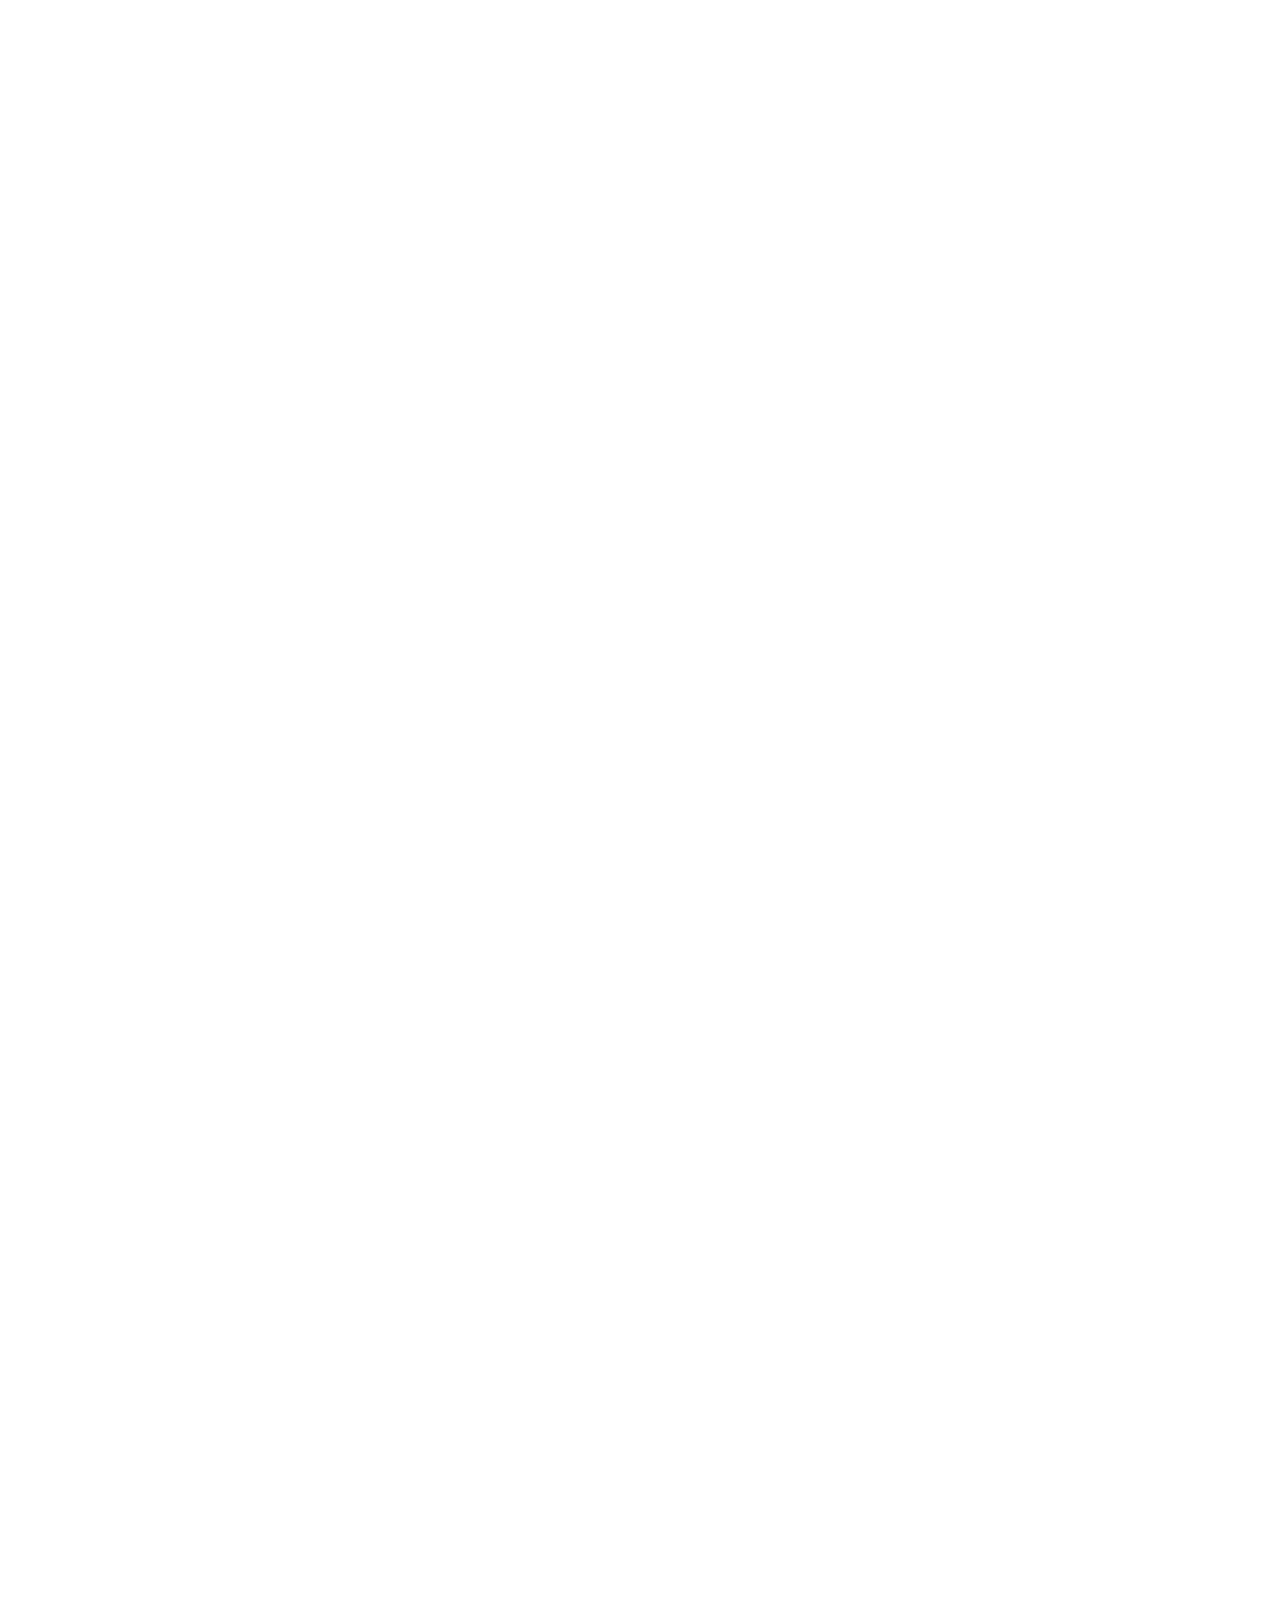
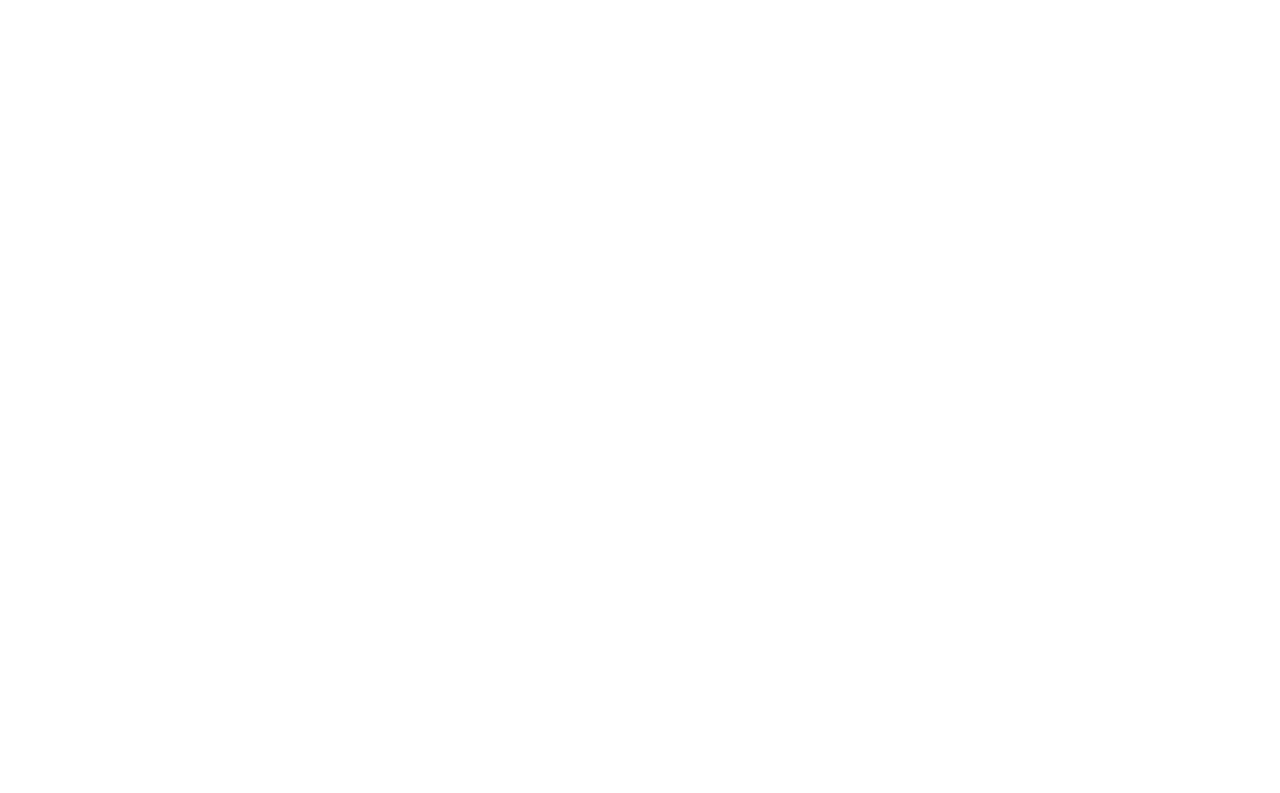
<file: services.html>
<!DOCTYPE html>
<html lang="en">

<head>
  <meta charset="utf-8">
  <meta content="width=device-width, initial-scale=1.0" name="viewport">

  <title>Quienes Somos</title>
  <meta content="" name="description">
  <meta content="" name="keywords">

  <!-- Favicons -->
  <link href="assets/img/logo.png" rel="icon">
  <link href="assets/img/logo.png" rel="apple-touch-icon">

  <!-- Google Fonts -->
  <link href="https://fonts.googleapis.com/css?family=Open+Sans:300,300i,400,400i,600,600i,700,700i|Roboto:300,300i,400,400i,500,500i,700,700i&display=swap" rel="stylesheet">

  <!-- Vendor CSS Files -->
  <link href="assets/vendor/animate.css/animate.min.css" rel="stylesheet">
  <link href="assets/vendor/aos/aos.css" rel="stylesheet">
  <link href="assets/vendor/bootstrap/css/bootstrap.min.css" rel="stylesheet">
  <link href="assets/vendor/bootstrap-icons/bootstrap-icons.css" rel="stylesheet">
  <link href="assets/vendor/boxicons/css/boxicons.min.css" rel="stylesheet">
  <link href="assets/vendor/glightbox/css/glightbox.min.css" rel="stylesheet">
  <link href="assets/vendor/swiper/swiper-bundle.min.css" rel="stylesheet">

  <!-- Template Main CSS File -->
  <link href="assets/css/style.css" rel="stylesheet">

  <!-- =======================================================
  * Template Name: Moderna - v4.10.1
  * Template URL: https://bootstrapmade.com/free-bootstrap-template-corporate-moderna/
  * Author: BootstrapMade.com
  * License: https://bootstrapmade.com/license/
  ======================================================== -->
</head>

<body>

  <!-- ======= Header ======= -->
  <header id="header" class="fixed-top d-flex align-items-center ">
    <div class="container d-flex justify-content-between align-items-center">

      <div class="logo">
        <h1 class="text-light"><a href="index.html"><span>Fundación Ala'</span></a></h1>
        <!-- Uncomment below if you prefer to use an image logo -->
        <!-- <a href="index.html"><img src="assets/img/logo.png" alt="" class="img-fluid"></a>-->
      </div>

      <nav id="navbar" class="navbar">
        <ul>
          <li><a class="" href="index.html">Inicio</a></li>
          <li><a class="active" href="services.html">Quienes Somos</a></li>
          <li><a href="about.html">About</a></li>
          <li><a href="portfolio.html">Portfolio</a></li>
          <li><a href="team.html">Team</a></li>
          <li><a href="blog.html">Noticias</a></li>
          <li><a href="Form inicio session/index.html">Iniciar sesión</a></li>
          <li class="dropdown"><a href="#"><span>Drop Down</span> <i class="bi bi-chevron-down"></i></a>
            <ul>
              <li><a href="#">Drop Down 1</a></li>
              <li class="dropdown"><a href="#"><span>Deep Drop Down</span> <i class="bi bi-chevron-right"></i></a>
                <ul>
                  <li><a href="#">Deep Drop Down 1</a></li>
                  <li><a href="#">Deep Drop Down 2</a></li>
                  <li><a href="#">Deep Drop Down 3</a></li>
                  <li><a href="#">Deep Drop Down 4</a></li>
                  <li><a href="#">Deep Drop Down 5</a></li>
                </ul>
              </li>
              <li><a href="#">Drop Down 2</a></li>
              <li><a href="#">Drop Down 3</a></li>
              <li><a href="#">Drop Down 4</a></li>
            </ul>
          </li>
          <li><a href="contact.html">Contactos</a></li>
        </ul>
        <i class="bi bi-list mobile-nav-toggle"></i>
      </nav><!-- .navbar -->

    </div>
  </header><!-- End Header -->

  <main id="main">

    <!-- ======= Our Services Section ======= -->
    <section class="breadcrumbs">
      <div class="container">

        <div class="d-flex justify-content-between align-items-center">
          <h2>Quienes Somos</h2>
          <ol>
            <li><a href="index.html">Inicio</a></li>
            <li>Quienes Somos</li>
          </ol>
        </div>

      </div>
    </section><!-- End Our Services Section -->

    <!-- ======= Services Section ======= -->
    <section class="services">
      <div class="container">

        <div class="row">
          <div class="col-md-6 col-lg-3 d-flex align-items-stretch" data-aos="fade-up">
            <div class="icon-box icon-box-pink">
              <div class="icon"><i class="bx bxl-dribbble"></i></div>
              <h4 class="title"><a href="">Lorem Ipsum</a></h4>
              <p class="description">Voluptatum deleniti atque corrupti quos dolores et quas molestias excepturi sint occaecati cupiditate non provident</p>
            </div>
          </div>

          <div class="col-md-6 col-lg-3 d-flex align-items-stretch" data-aos="fade-up" data-aos-delay="100">
            <div class="icon-box icon-box-cyan">
              <div class="icon"><i class="bx bx-file"></i></div>
              <h4 class="title"><a href="">Sed ut perspiciatis</a></h4>
              <p class="description">Duis aute irure dolor in reprehenderit in voluptate velit esse cillum dolore eu fugiat nulla pariatur</p>
            </div>
          </div>

          <div class="col-md-6 col-lg-3 d-flex align-items-stretch" data-aos="fade-up" data-aos-delay="200">
            <div class="icon-box icon-box-green">
              <div class="icon"><i class="bx bx-tachometer"></i></div>
              <h4 class="title"><a href="">Magni Dolores</a></h4>
              <p class="description">Excepteur sint occaecat cupidatat non proident, sunt in culpa qui officia deserunt mollit anim id est laborum</p>
            </div>
          </div>

          <div class="col-md-6 col-lg-3 d-flex align-items-stretch" data-aos="fade-up" data-aos-delay="200">
            <div class="icon-box icon-box-blue">
              <div class="icon"><i class="bx bx-world"></i></div>
              <h4 class="title"><a href="">Nemo Enim</a></h4>
              <p class="description">At vero eos et accusamus et iusto odio dignissimos ducimus qui blanditiis praesentium voluptatum deleniti atque</p>
            </div>
          </div>

        </div>

      </div>
    </section><!-- End Services Section -->

    <!-- ======= Why Us Section ======= -->
    <section class="why-us section-bg" data-aos="fade-up" date-aos-delay="200">
      <div class="container">

        <div class="row">
          <div class="col-lg-6 video-box">
            <img src="assets/img/why-us.jpg" class="img-fluid" alt="">
            <a href="https://www.youtube.com/watch?v=jDDaplaOz7Q" class="venobox play-btn mb-4" data-vbtype="video" data-autoplay="true"></a>
          </div>

          <div class="col-lg-6 d-flex flex-column justify-content-center p-5">

            <div class="icon-box">
              <div class="icon"><i class="bx bx-fingerprint"></i></div>
              <h4 class="title"><a href="">Lorem Ipsum</a></h4>
              <p class="description">Voluptatum deleniti atque corrupti quos dolores et quas molestias excepturi sint occaecati cupiditate non provident</p>
            </div>

            <div class="icon-box">
              <div class="icon"><i class="bx bx-gift"></i></div>
              <h4 class="title"><a href="">Nemo Enim</a></h4>
              <p class="description">At vero eos et accusamus et iusto odio dignissimos ducimus qui blanditiis praesentium voluptatum deleniti atque</p>
            </div>

          </div>
        </div>

      </div>
    </section><!-- End Why Us Section -->

    <!-- ======= Service Details Section ======= -->
    <section class="service-details">
      <div class="container">

        <div class="row">
          <div class="col-md-6 d-flex align-items-stretch" data-aos="fade-up">
            <div class="card">
              <div class="card-img">
                <img src="assets/img/service-details-1.jpg" alt="...">
              </div>
              <div class="card-body">
                <h5 class="card-title"><a href="#">Our Mission</a></h5>
                <p class="card-text">Lorem ipsum dolor sit amet, consectetur elit, sed do eiusmod tempor ut labore et dolore magna aliqua. Ut enim ad minim veniam, quis nostrud exercitation ullamco laboris nisi ut aliquip ex ea commodo consequat</p>
                <div class="read-more"><a href="#"><i class="bi bi-arrow-right"></i> Read More</a></div>
              </div>
            </div>
          </div>
          <div class="col-md-6 d-flex align-items-stretch" data-aos="fade-up">
            <div class="card">
              <div class="card-img">
                <img src="assets/img/service-details-2.jpg" alt="...">
              </div>
              <div class="card-body">
                <h5 class="card-title"><a href="#">Our Plan</a></h5>
                <p class="card-text">Sed ut perspiciatis unde omnis iste natus error sit voluptatem doloremque laudantium, totam rem aperiam, eaque ipsa quae ab illo inventore veritatis et quasi architecto beatae vitae dicta sunt explicabo</p>
                <div class="read-more"><a href="#"><i class="bi bi-arrow-right"></i> Read More</a></div>
              </div>
            </div>

          </div>
          <div class="col-md-6 d-flex align-items-stretch" data-aos="fade-up">
            <div class="card">
              <div class="card-img">
                <img src="assets/img/service-details-3.jpg" alt="...">
              </div>
              <div class="card-body">
                <h5 class="card-title"><a href="#">Our Vision</a></h5>
                <p class="card-text">Nemo enim ipsam voluptatem quia voluptas sit aut odit aut fugit, sed quia magni dolores eos qui ratione voluptatem sequi nesciunt Neque porro quisquam est, qui dolorem ipsum quia dolor sit amet</p>
                <div class="read-more"><a href="#"><i class="bi bi-arrow-right"></i> Read More</a></div>
              </div>
            </div>
          </div>
          <div class="col-md-6 d-flex align-items-stretch" data-aos="fade-up">
            <div class="card">
              <div class="card-img">
                <img src="assets/img/service-details-4.jpg" alt="...">
              </div>
              <div class="card-body">
                <h5 class="card-title"><a href="#">Our Care</a></h5>
                <p class="card-text">Nostrum eum sed et autem dolorum perspiciatis. Magni porro quisquam laudantium voluptatem. In molestiae earum ab sit esse voluptatem. Eos ipsam cumque ipsum officiis qui nihil aut incidunt aut</p>
                <div class="read-more"><a href="#"><i class="bi bi-arrow-right"></i> Read More</a></div>
              </div>
            </div>
          </div>
        </div>

      </div>
    </section><!-- End Service Details Section -->

    <!-- ======= Pricing Section ======= -->
    <section class="pricing section-bg" data-aos="fade-up">
      <div class="container">

        <div class="section-title">
          <h2>Pricing</h2>
          <p>Magnam dolores commodi suscipit. Necessitatibus eius consequatur ex aliquid fuga eum quidem. Sit sint consectetur velit. Quisquam quos quisquam cupiditate. Et nemo qui impedit suscipit alias ea. Quia fugiat sit in iste officiis commodi quidem hic quas.</p>
        </div>

        <div class="row no-gutters">

          <div class="col-lg-4 box">
            <h3>Free</h3>
            <h4>$0<span>per month</span></h4>
            <ul>
              <li><i class="bx bx-check"></i> Quam adipiscing vitae proin</li>
              <li><i class="bx bx-check"></i> Nec feugiat nisl pretium</li>
              <li><i class="bx bx-check"></i> Nulla at volutpat diam uteera</li>
              <li class="na"><i class="bx bx-x"></i> <span>Pharetra massa massa ultricies</span></li>
              <li class="na"><i class="bx bx-x"></i> <span>Massa ultricies mi quis hendrerit</span></li>
            </ul>
            <a href="#" class="get-started-btn">Get Started</a>
          </div>

          <div class="col-lg-4 box featured">
            <h3>Business</h3>
            <h4>$29<span>per month</span></h4>
            <ul>
              <li><i class="bx bx-check"></i> Quam adipiscing vitae proin</li>
              <li><i class="bx bx-check"></i> Nec feugiat nisl pretium</li>
              <li><i class="bx bx-check"></i> Nulla at volutpat diam uteera</li>
              <li><i class="bx bx-check"></i> Pharetra massa massa ultricies</li>
              <li><i class="bx bx-check"></i> Massa ultricies mi quis hendrerit</li>
            </ul>
            <a href="#" class="get-started-btn">Get Started</a>
          </div>

          <div class="col-lg-4 box">
            <h3>Developer</h3>
            <h4>$49<span>per month</span></h4>
            <ul>
              <li><i class="bx bx-check"></i> Quam adipiscing vitae proin</li>
              <li><i class="bx bx-check"></i> Nec feugiat nisl pretium</li>
              <li><i class="bx bx-check"></i> Nulla at volutpat diam uteera</li>
              <li><i class="bx bx-check"></i> Pharetra massa massa ultricies</li>
              <li><i class="bx bx-check"></i> Massa ultricies mi quis hendrerit</li>
            </ul>
            <a href="#" class="get-started-btn">Get Started</a>
          </div>

        </div>

      </div>
    </section><!-- End Pricing Section -->

  </main><!-- End #main -->

  <!-- ======= Footer ======= -->
  <footer id="footer" data-aos="fade-up" data-aos-easing="ease-in-out" data-aos-duration="500">

    <div class="footer-newsletter">
      <div class="container">
        <div class="row">
          <div class="col-lg-6">
            <h4>Our Newsletter</h4>
            <p>Tamen quem nulla quae legam multos aute sint culpa legam noster magna</p>
          </div>
          <div class="col-lg-6">
            <form action="" method="post">
              <input type="email" name="email"><input type="submit" value="Subscribe">
            </form>
          </div>
        </div>
      </div>
    </div>

    <div class="footer-top">
      <div class="container">
        <div class="row">

          <div class="col-lg-3 col-md-6 footer-links">
            <h4>Useful Links</h4>
            <ul>
              <li><i class="bx bx-chevron-right"></i> <a href="#">Home</a></li>
              <li><i class="bx bx-chevron-right"></i> <a href="#">About us</a></li>
              <li><i class="bx bx-chevron-right"></i> <a href="#">Services</a></li>
              <li><i class="bx bx-chevron-right"></i> <a href="#">Terms of service</a></li>
              <li><i class="bx bx-chevron-right"></i> <a href="#">Privacy policy</a></li>
            </ul>
          </div>

          <div class="col-lg-3 col-md-6 footer-links">
            <h4>Our Services</h4>
            <ul>
              <li><i class="bx bx-chevron-right"></i> <a href="#">Web Design</a></li>
              <li><i class="bx bx-chevron-right"></i> <a href="#">Web Development</a></li>
              <li><i class="bx bx-chevron-right"></i> <a href="#">Product Management</a></li>
              <li><i class="bx bx-chevron-right"></i> <a href="#">Marketing</a></li>
              <li><i class="bx bx-chevron-right"></i> <a href="#">Graphic Design</a></li>
            </ul>
          </div>

          <div class="col-lg-3 col-md-6 footer-contact">
            <h4>Contact Us</h4>
            <p>
              A108 Adam Street <br>
              New York, NY 535022<br>
              United States <br><br>
              <strong>Phone:</strong> +1 5589 55488 55<br>
              <strong>Email:</strong> info@example.com<br>
            </p>

          </div>

          <div class="col-lg-3 col-md-6 footer-info">
            <h3>About Moderna</h3>
            <p>Cras fermentum odio eu feugiat lide par naso tierra. Justo eget nada terra videa magna derita valies darta donna mare fermentum iaculis eu non diam phasellus.</p>
            <div class="social-links mt-3">
              <a href="#" class="twitter"><i class="bx bxl-twitter"></i></a>
              <a href="#" class="facebook"><i class="bx bxl-facebook"></i></a>
              <a href="#" class="instagram"><i class="bx bxl-instagram"></i></a>
              <a href="#" class="linkedin"><i class="bx bxl-linkedin"></i></a>
            </div>
          </div>

        </div>
      </div>
    </div>

    <div class="container">
      <div class="copyright">
        &copy; Copyright <strong><span>Moderna</span></strong>. All Rights Reserved
      </div>
      <div class="credits">
        <!-- All the links in the footer should remain intact. -->
        <!-- You can delete the links only if you purchased the pro version. -->
        <!-- Licensing information: https://bootstrapmade.com/license/ -->
        <!-- Purchase the pro version with working PHP/AJAX contact form: https://bootstrapmade.com/free-bootstrap-template-corporate-moderna/ -->
        Designed by <a href="https://bootstrapmade.com/">BootstrapMade</a>
      </div>
    </div>
  </footer><!-- End Footer -->

  <a href="#" class="back-to-top d-flex align-items-center justify-content-center"><i class="bi bi-arrow-up-short"></i></a>

  <!-- Vendor JS Files -->
  <script src="assets/vendor/purecounter/purecounter_vanilla.js"></script>
  <script src="assets/vendor/aos/aos.js"></script>
  <script src="assets/vendor/bootstrap/js/bootstrap.bundle.min.js"></script>
  <script src="assets/vendor/glightbox/js/glightbox.min.js"></script>
  <script src="assets/vendor/isotope-layout/isotope.pkgd.min.js"></script>
  <script src="assets/vendor/swiper/swiper-bundle.min.js"></script>
  <script src="assets/vendor/waypoints/noframework.waypoints.js"></script>
  <script src="assets/vendor/php-email-form/validate.js"></script>

  <!-- Template Main JS File -->
  <script src="assets/js/main.js"></script>

</body>

</html>
</file>
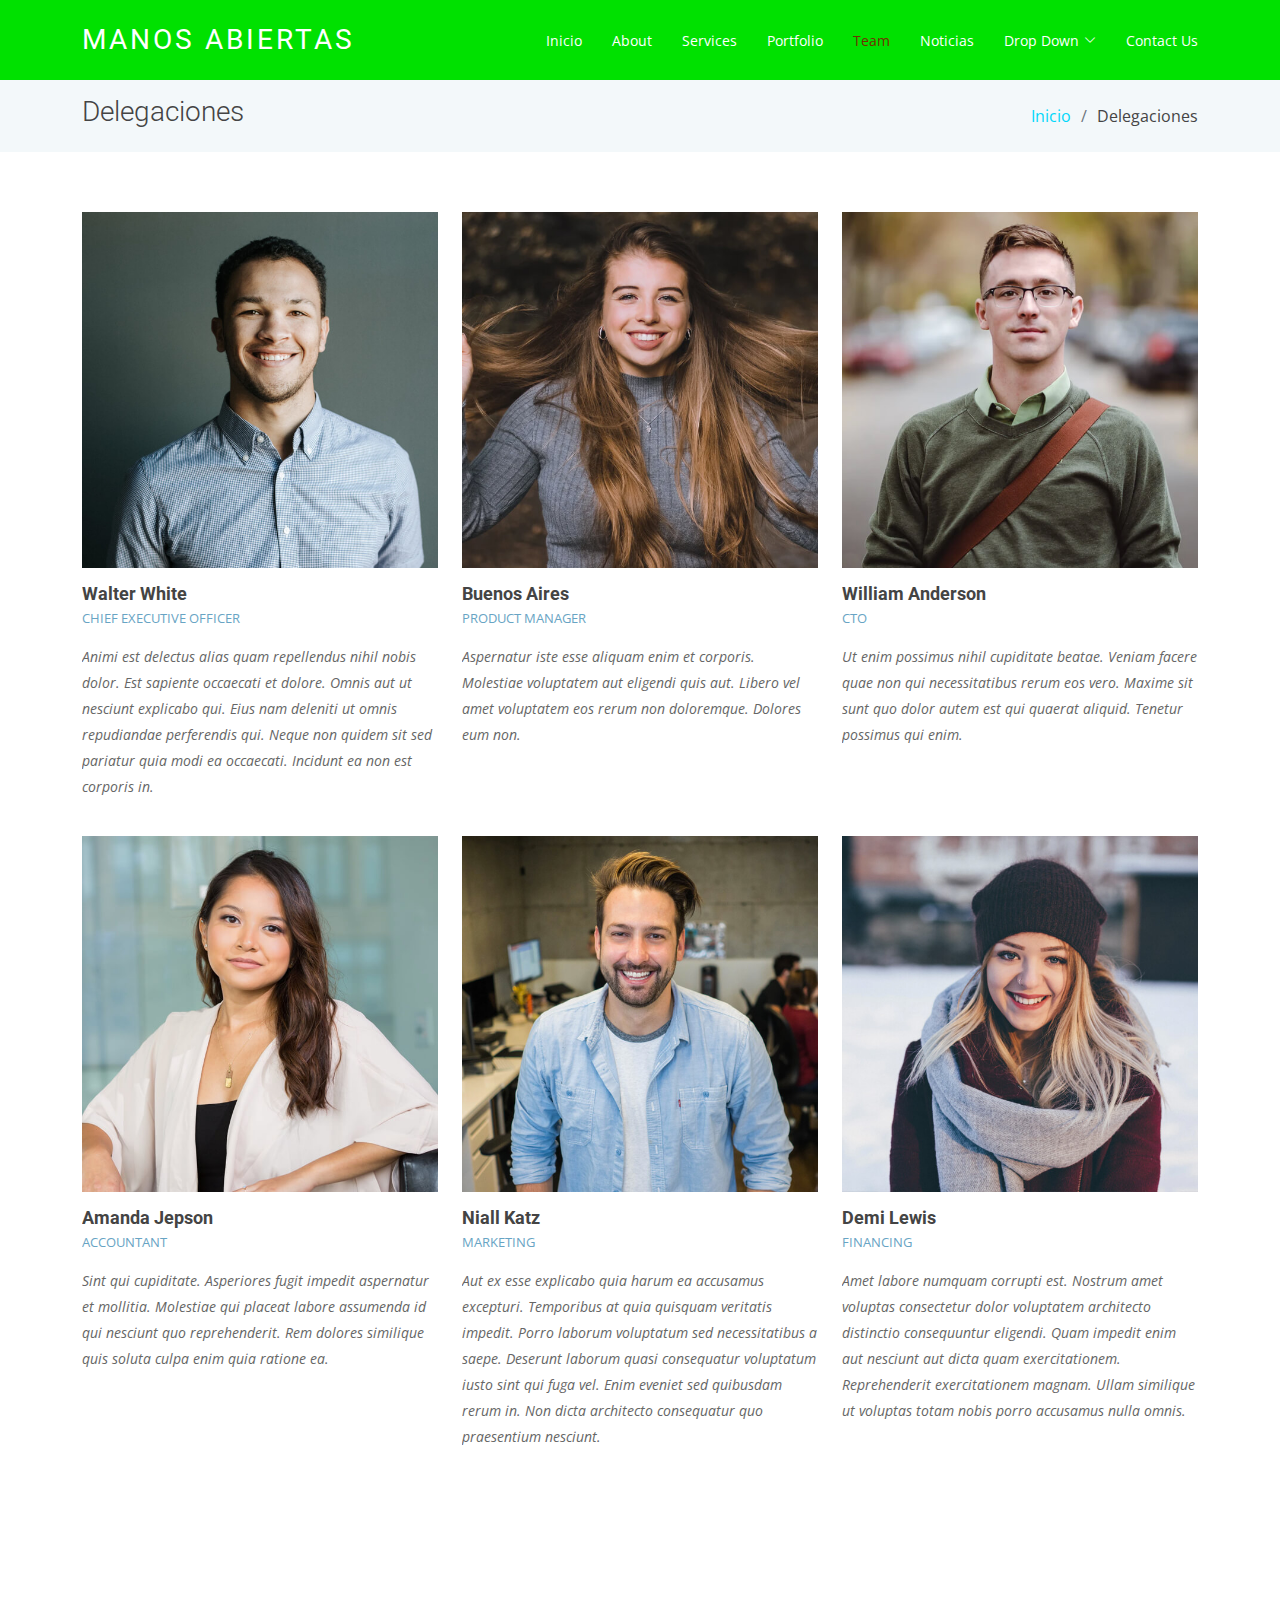
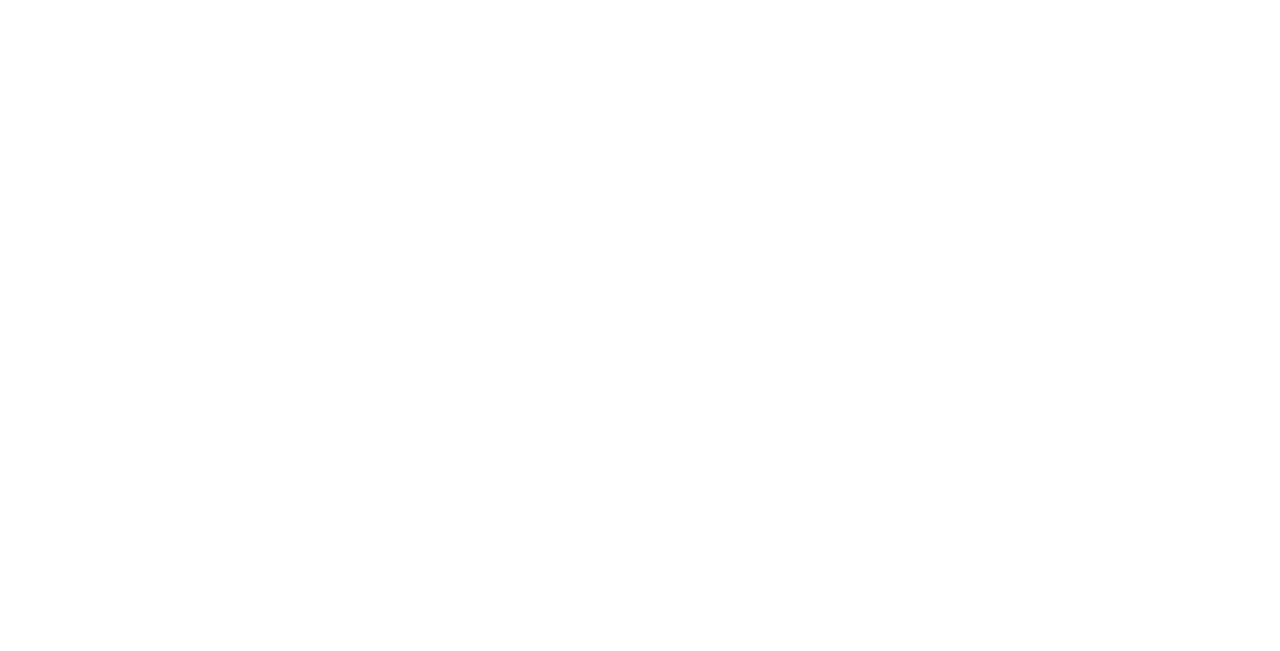
<file: team.html>
<!DOCTYPE html>
<html lang="en">

<head>
  <meta charset="utf-8">
  <meta content="width=device-width, initial-scale=1.0" name="viewport">

  <title>Delegaciones - Moderna Bootstrap Template</title>
  <meta content="" name="description">
  <meta content="" name="keywords">

  <!-- Favicons -->
  <link href="assets/img/favicon.png" rel="icon">
  <link href="assets/img/apple-touch-icon.png" rel="apple-touch-icon">

  <!-- Google Fonts -->
  <link href="https://fonts.googleapis.com/css?family=Open+Sans:300,300i,400,400i,600,600i,700,700i|Roboto:300,300i,400,400i,500,500i,700,700i&display=swap" rel="stylesheet">

  <!-- Vendor CSS Files -->
  <link href="assets/vendor/animate.css/animate.min.css" rel="stylesheet">
  <link href="assets/vendor/aos/aos.css" rel="stylesheet">
  <link href="assets/vendor/bootstrap/css/bootstrap.min.css" rel="stylesheet">
  <link href="assets/vendor/bootstrap-icons/bootstrap-icons.css" rel="stylesheet">
  <link href="assets/vendor/boxicons/css/boxicons.min.css" rel="stylesheet">
  <link href="assets/vendor/glightbox/css/glightbox.min.css" rel="stylesheet">
  <link href="assets/vendor/swiper/swiper-bundle.min.css" rel="stylesheet">

  <!-- Template Main CSS File -->
  <link href="assets/css/style.css" rel="stylesheet">

  <!-- =======================================================
  * Template Name: Moderna - v4.10.1
  * Template URL: https://bootstrapmade.com/free-bootstrap-template-corporate-moderna/
  * Author: BootstrapMade.com
  * License: https://bootstrapmade.com/license/
  ======================================================== -->
</head>

<body>

  <!-- ======= Header ======= -->
  <header id="header" class="fixed-top d-flex align-items-center ">
    <div class="container d-flex justify-content-between align-items-center">

      <div class="logo">
        <h1 class="text-light"><a href="index.html"><span>Manos Abiertas</span></a></h1>
        <!-- Uncomment below if you prefer to use an image logo -->
        <!-- <a href="index.html"><img src="assets/img/logo.png" alt="" class="img-fluid"></a>-->
      </div>

      <nav id="navbar" class="navbar">
        <ul>
          <li><a class="" href="index.html">Inicio</a></li>
          <li><a href="about.html">About</a></li>
          <li><a href="services.html">Services</a></li>
          <li><a href="portfolio.html">Portfolio</a></li>
          <li><a class="active" href="team.html">Team</a></li>
          <li><a href="blog.html">Noticias</a></li>
          <li class="dropdown"><a href="#"><span>Drop Down</span> <i class="bi bi-chevron-down"></i></a>
            <ul>
              <li><a href="#">Drop Down 1</a></li>
              <li class="dropdown"><a href="#"><span>Deep Drop Down</span> <i class="bi bi-chevron-right"></i></a>
                <ul>
                  <li><a href="#">Deep Drop Down 1</a></li>
                  <li><a href="#">Deep Drop Down 2</a></li>
                  <li><a href="#">Deep Drop Down 3</a></li>
                  <li><a href="#">Deep Drop Down 4</a></li>
                  <li><a href="#">Deep Drop Down 5</a></li>
                </ul>
              </li>
              <li><a href="#">Drop Down 2</a></li>
              <li><a href="#">Drop Down 3</a></li>
              <li><a href="#">Drop Down 4</a></li>
            </ul>
          </li>
          <li><a href="contact.html">Contact Us</a></li>
        </ul>
        <i class="bi bi-list mobile-nav-toggle"></i>
      </nav><!-- .navbar -->

    </div>
  </header><!-- End Header -->

  <main id="main">

    <!-- ======= Our Team Section ======= -->
    <section class="breadcrumbs">
      <div class="container">

        <div class="d-flex justify-content-between align-items-center">
          <h2>Delegaciones</h2>
          <ol>
            <li><a href="index.html">Inicio</a></li>
            <li>Delegaciones</li>
          </ol>
        </div>

      </div>
    </section><!-- End Our Team Section -->

    <!-- ======= Team Section ======= -->
    <section class="team" data-aos="fade-up" data-aos-easing="ease-in-out" data-aos-duration="500">
      <div class="container">

        <div class="row">

          <div class="col-lg-4 col-md-6 d-flex align-items-stretch">
            <div class="member">
              <div class="member-img">
                <img src="assets/img/team/team-1.jpg" class="img-fluid" alt="">
                <div class="social">
                  <a href=""><i class="bi bi-twitter"></i></a>
                  <a href=""><i class="bi bi-facebook"></i></a>
                  <a href=""><i class="bi bi-instagram"></i></a>
                  <a href=""><i class="bi bi-linkedin"></i></a>
                </div>
              </div>
              <div class="member-info">
                <h4>Walter White</h4>
                <span>Chief Executive Officer</span>
                <p>Animi est delectus alias quam repellendus nihil nobis dolor. Est sapiente occaecati et dolore. Omnis aut ut nesciunt explicabo qui. Eius nam deleniti ut omnis repudiandae perferendis qui. Neque non quidem sit sed pariatur quia modi ea occaecati. Incidunt ea non est corporis in.</p>
              </div>
            </div>
          </div>

          <div class="col-lg-4 col-md-6 d-flex align-items-stretch">
            <div class="member">
              <div class="member-img">
                <img src="assets/img/team/team-2.jpg" class="img-fluid" alt="">
                <div class="social">
                  <a href=""><i class="bi bi-twitter"></i></a>
                  <a href=""><i class="bi bi-facebook"></i></a>
                  <a href=""><i class="bi bi-instagram"></i></a>
                  <a href=""><i class="bi bi-linkedin"></i></a>
                </div>
              </div>
              <div class="member-info">
                <h4>Buenos Aires</h4>
                <span>Product Manager</span>
                <p>Aspernatur iste esse aliquam enim et corporis. Molestiae voluptatem aut eligendi quis aut. Libero vel amet voluptatem eos rerum non doloremque. Dolores eum non.</p>
              </div>
            </div>
          </div>

          <div class="col-lg-4 col-md-6 d-flex align-items-stretch">
            <div class="member">
              <div class="member-img">
                <img src="assets/img/team/team-3.jpg" class="img-fluid" alt="">
                <div class="social">
                  <a href=""><i class="bi bi-twitter"></i></a>
                  <a href=""><i class="bi bi-facebook"></i></a>
                  <a href=""><i class="bi bi-instagram"></i></a>
                  <a href=""><i class="bi bi-linkedin"></i></a>
                </div>
              </div>
              <div class="member-info">
                <h4>William Anderson</h4>
                <span>CTO</span>
                <p>Ut enim possimus nihil cupiditate beatae. Veniam facere quae non qui necessitatibus rerum eos vero. Maxime sit sunt quo dolor autem est qui quaerat aliquid. Tenetur possimus qui enim.</p>
              </div>
            </div>
          </div>

          <div class="col-lg-4 col-md-6 d-flex align-items-stretch">
            <div class="member">
              <div class="member-img">
                <img src="assets/img/team/team-4.jpg" class="img-fluid" alt="">
                <div class="social">
                  <a href=""><i class="bi bi-twitter"></i></a>
                  <a href=""><i class="bi bi-facebook"></i></a>
                  <a href=""><i class="bi bi-instagram"></i></a>
                  <a href=""><i class="bi bi-linkedin"></i></a>
                </div>
              </div>
              <div class="member-info">
                <h4>Amanda Jepson</h4>
                <span>Accountant</span>
                <p>Sint qui cupiditate. Asperiores fugit impedit aspernatur et mollitia. Molestiae qui placeat labore assumenda id qui nesciunt quo reprehenderit. Rem dolores similique quis soluta culpa enim quia ratione ea.</p>
              </div>
            </div>
          </div>

          <div class="col-lg-4 col-md-6 d-flex align-items-stretch">
            <div class="member">
              <div class="member-img">
                <img src="assets/img/team/team-5.jpg" class="img-fluid" alt="">
                <div class="social">
                  <a href=""><i class="bi bi-twitter"></i></a>
                  <a href=""><i class="bi bi-facebook"></i></a>
                  <a href=""><i class="bi bi-instagram"></i></a>
                  <a href=""><i class="bi bi-linkedin"></i></a>
                </div>
              </div>
              <div class="member-info">
                <h4>Niall Katz</h4>
                <span>Marketing</span>
                <p>Aut ex esse explicabo quia harum ea accusamus excepturi. Temporibus at quia quisquam veritatis impedit. Porro laborum voluptatum sed necessitatibus a saepe. Deserunt laborum quasi consequatur voluptatum iusto sint qui fuga vel. Enim eveniet sed quibusdam rerum in. Non dicta architecto consequatur quo praesentium nesciunt.</p>
              </div>
            </div>
          </div>

          <div class="col-lg-4 col-md-6 d-flex align-items-stretch">
            <div class="member">
              <div class="member-img">
                <img src="assets/img/team/team-6.jpg" class="img-fluid" alt="">
                <div class="social">
                  <a href=""><i class="bi bi-twitter"></i></a>
                  <a href=""><i class="bi bi-facebook"></i></a>
                  <a href=""><i class="bi bi-instagram"></i></a>
                  <a href=""><i class="bi bi-linkedin"></i></a>
                </div>
              </div>
              <div class="member-info">
                <h4>Demi Lewis</h4>
                <span>Financing</span>
                <p>Amet labore numquam corrupti est. Nostrum amet voluptas consectetur dolor voluptatem architecto distinctio consequuntur eligendi. Quam impedit enim aut nesciunt aut dicta quam exercitationem. Reprehenderit exercitationem magnam. Ullam similique ut voluptas totam nobis porro accusamus nulla omnis.</p>
              </div>
            </div>
          </div>

        </div>

      </div>
    </section><!-- End Team Section -->

  </main><!-- End #main -->

  <!-- ======= Footer ======= -->
  <footer id="footer" data-aos="fade-up" data-aos-easing="ease-in-out" data-aos-duration="500">

    <div class="footer-newsletter">
      <div class="container">
        <div class="row">
          <div class="col-lg-6">
            <h4>Our Newsletter</h4>
            <p>Tamen quem nulla quae legam multos aute sint culpa legam noster magna</p>
          </div>
          <div class="col-lg-6">
            <form action="" method="post">
              <input type="email" name="email"><input type="submit" value="Subscribe">
            </form>
          </div>
        </div>
      </div>
    </div>

    <div class="footer-top">
      <div class="container">
        <div class="row">

          <div class="col-lg-3 col-md-6 footer-links">
            <h4>Useful Links</h4>
            <ul>
              <li><i class="bx bx-chevron-right"></i> <a href="#">Home</a></li>
              <li><i class="bx bx-chevron-right"></i> <a href="#">About us</a></li>
              <li><i class="bx bx-chevron-right"></i> <a href="#">Services</a></li>
              <li><i class="bx bx-chevron-right"></i> <a href="#">Terms of service</a></li>
              <li><i class="bx bx-chevron-right"></i> <a href="#">Privacy policy</a></li>
            </ul>
          </div>

          <div class="col-lg-3 col-md-6 footer-links">
            <h4>Our Services</h4>
            <ul>
              <li><i class="bx bx-chevron-right"></i> <a href="#">Web Design</a></li>
              <li><i class="bx bx-chevron-right"></i> <a href="#">Web Development</a></li>
              <li><i class="bx bx-chevron-right"></i> <a href="#">Product Management</a></li>
              <li><i class="bx bx-chevron-right"></i> <a href="#">Marketing</a></li>
              <li><i class="bx bx-chevron-right"></i> <a href="#">Graphic Design</a></li>
            </ul>
          </div>

          <div class="col-lg-3 col-md-6 footer-contact">
            <h4>Contact Us</h4>
            <p>
              A108 Adam Street <br>
              New York, NY 535022<br>
              United States <br><br>
              <strong>Phone:</strong> +1 5589 55488 55<br>
              <strong>Email:</strong> info@example.com<br>
            </p>

          </div>

          <div class="col-lg-3 col-md-6 footer-info">
            <h3>About Moderna</h3>
            <p>Cras fermentum odio eu feugiat lide par naso tierra. Justo eget nada terra videa magna derita valies darta donna mare fermentum iaculis eu non diam phasellus.</p>
            <div class="social-links mt-3">
              <a href="#" class="twitter"><i class="bx bxl-twitter"></i></a>
              <a href="#" class="facebook"><i class="bx bxl-facebook"></i></a>
              <a href="#" class="instagram"><i class="bx bxl-instagram"></i></a>
              <a href="#" class="linkedin"><i class="bx bxl-linkedin"></i></a>
            </div>
          </div>

        </div>
      </div>
    </div>

    <div class="container">
      <div class="copyright">
        &copy; Copyright <strong><span>Moderna</span></strong>. All Rights Reserved
      </div>
      <div class="credits">
        <!-- All the links in the footer should remain intact. -->
        <!-- You can delete the links only if you purchased the pro version. -->
        <!-- Licensing information: https://bootstrapmade.com/license/ -->
        <!-- Purchase the pro version with working PHP/AJAX contact form: https://bootstrapmade.com/free-bootstrap-template-corporate-moderna/ -->
        Designed by <a href="https://bootstrapmade.com/">BootstrapMade</a>
      </div>
    </div>
  </footer><!-- End Footer -->

  <a href="#" class="back-to-top d-flex align-items-center justify-content-center"><i class="bi bi-arrow-up-short"></i></a>

  <!-- Vendor JS Files -->
  <script src="assets/vendor/purecounter/purecounter_vanilla.js"></script>
  <script src="assets/vendor/aos/aos.js"></script>
  <script src="assets/vendor/bootstrap/js/bootstrap.bundle.min.js"></script>
  <script src="assets/vendor/glightbox/js/glightbox.min.js"></script>
  <script src="assets/vendor/isotope-layout/isotope.pkgd.min.js"></script>
  <script src="assets/vendor/swiper/swiper-bundle.min.js"></script>
  <script src="assets/vendor/waypoints/noframework.waypoints.js"></script>
  <script src="assets/vendor/php-email-form/validate.js"></script>

  <!-- Template Main JS File -->
  <script src="assets/js/main.js"></script>

</body>

</html>
</file>
<file: Form inicio session/style.css>
@import url(https://fonts.googleapis.com/css?family=Roboto:300);

.login-page {
  width: 360px;
  padding: 2px 0 0;
  margin: auto;
}
.form {
  position: relative;
  z-index: 1;
  background: rgb(117, 44, 0);
  max-width: 360px;
  margin: 0 auto 100px;
  padding: 45px;
  text-align: center;
  border: 3px solid green;
  box-shadow: 0 0 20px 0 rgba(0, 0, 0, 0.2), 0 5px 5px 0 rgba(0, 0, 0, 0.24);
}
.form input {
  font-family: "Roboto", sans-serif;
  outline: 0;
  background: #f2f2f2;
  width: 100%;
  border: 0;
  margin: 0 0 15px;
  padding: 15px;
  box-sizing: border-box;
  font-size: 14px;
}
.form button {
  font-family: "Roboto", sans-serif;
  text-transform: uppercase;
  outline: 0;
  background: #4CAF50;
  width: 100%;
  border: 0;
  padding: 15px;
  color: #FFFFFF;
  font-size: 14px;
  -webkit-transition: all 0.3 ease;
  transition: all 0.3 ease;
  cursor: pointer;
}
.form button:hover,.form button:active,.form button:focus {
  background: #43A047;
}
.form .message {
  margin: 15px 0 0;
  color: #b3b3b3;
  font-size: 12px;
}
.form .message a {
  color: #4CAF50;
  text-decoration: none;
}
.form .register-form {
  display: none;
}
.container {
  position: relative;
  z-index: 1;
  max-width: 300px;
  margin: 0 auto;
}
.container:before, .container:after {
  content: "";
  display: block;
  clear: both;
}
.container .info {
  margin: 50px auto;
  text-align: center;
}
.container .info h1 {
  margin: 0 0 15px;
  padding: 0;
  font-size: 36px;
  font-weight: 300;
  color: #1a1a1a;
}
.container .info span {
  color: #4d4d4d;
  font-size: 12px;
}
.container .info span a {
  color: #000000;
  text-decoration: none;
}
.container .info span .fa {
  color: #EF3B3A;
}
body {
  /*background: #76b852;*/ /* fallback for old browsers */
  /*background: rgb(141,194,111);*/
  /*background: linear-gradient(90deg, rgba(141,194,111,1) 0%, rgba(118,184,82,1) 50%);*/

  background-image: url('fondo.png');
  background-repeat: no-repeat;
  background-size: cover;

  font-family: "Roboto", sans-serif;
  -webkit-font-smoothing: antialiased;
  -moz-osx-font-smoothing: grayscale;      
}
</file>
<file: assets/css/style.css>
/**
* Template Name: Moderna - v4.10.1
* Template URL: https://bootstrapmade.com/free-bootstrap-template-corporate-moderna/
* Author: BootstrapMade.com
* License: https://bootstrapmade.com/license/
*/

/*--------------------------------------------------------------
# General
--------------------------------------------------------------*/
body {
  font-family: "Open Sans", sans-serif;
  color: #444;
}

a {
  color: #00D7FB;
  text-decoration: none;
}

a:hover {
  color: #45beff;
  text-decoration: none;
}

h1,
h2,
h3,
h4,
h5,
h6,
.font-primary {
  font-family: "Roboto", sans-serif;
}

/*--------------------------------------------------------------
# Back to top button
--------------------------------------------------------------*/
.back-to-top {
  position: fixed;
  visibility: hidden;
  opacity: 0;
  right: 15px;
  bottom: 15px;
  z-index: 99999;
  background: #00D7FB;
  width: 40px;
  height: 40px;
  border-radius: 4px;
  transition: all 0.4s;
}

.back-to-top i {
  font-size: 24px;
  color: #fff;
  line-height: 0;
}

.back-to-top:hover {
  background: #00D7FB;
  color: #fff;
}

.back-to-top.active {
  visibility: visible;
  opacity: 1;
}

/*--------------------------------------------------------------
# Header
--------------------------------------------------------------*/
#header {
  height: 80px;
  transition: all 0.5s;
  z-index: 997;
  transition: all 0.5s;
  background: #00E100;
}

#header.header-transparent {
  background: none;
}

#header.header-scrolled {
  background: rgba(30, 67, 86, 0.8);
  height: 60px;
}

#header .logo h1 {
  font-size: 28px;
  margin: 0;
  padding: 4px 0;
  line-height: 1;
  font-weight: 400;
  letter-spacing: 3px;
  text-transform: uppercase;
}

#header .logo h1 a,
#header .logo h1 a:hover {
  color: #fff;
  text-decoration: none;
}

#header .logo img {
  padding: 0;
  margin: 0;
  max-height: 40px;
}

#main {
  margin-top: 80px;
}

/*--------------------------------------------------------------
# Navigation Menu
--------------------------------------------------------------*/
/**
* Desktop Navigation 
*/
.navbar {
  padding: 0;
}

.navbar ul {
  margin: 0;
  padding: 0;
  display: flex;
  list-style: none;
  align-items: center;
}

.navbar li {
  position: relative;
}

.navbar a,
.navbar a:focus {
  display: flex;
  align-items: center;
  justify-content: space-between;
  padding: 10px 0 10px 30px;
  font-family: "Open Sans", sans-serif;
  font-size: 14px;
  color: #fff;
  white-space: nowrap;
  transition: 0.3s;
}

.navbar a i,
.navbar a:focus i {
  font-size: 12px;
  line-height: 0;
  margin-left: 5px;
}

.navbar a:hover,
.navbar .active,
.navbar .active:focus,
.navbar li:hover>a {
  color: #732F00;
}

.navbar .dropdown ul {
  display: block;
  position: absolute;
  left: 14px;
  top: calc(100% + 30px);
  margin: 0;
  padding: 10px 0;
  z-index: 99;
  opacity: 0;
  visibility: hidden;
  background: #fff;
  box-shadow: 0px 0px 30px rgba(127, 137, 161, 0.25);
  transition: 0.3s;
}

.navbar .dropdown ul li {
  min-width: 200px;
}

.navbar .dropdown ul a {
  padding: 10px 20px;
  font-size: 14px;
  text-transform: none;
  color: #1c3745;
}

.navbar .dropdown ul a i {
  font-size: 12px;
}

.navbar .dropdown ul a:hover,
.navbar .dropdown ul .active:hover,
.navbar .dropdown ul li:hover>a {
  color: #00D7FB;
}

.navbar .dropdown:hover>ul {
  opacity: 1;
  top: 100%;
  visibility: visible;
}

.navbar .dropdown .dropdown ul {
  top: 0;
  left: calc(100% - 30px);
  visibility: hidden;
}

.navbar .dropdown .dropdown:hover>ul {
  opacity: 1;
  top: 0;
  left: 100%;
  visibility: visible;
}

@media (max-width: 1366px) {
  .navbar .dropdown .dropdown ul {
    left: -90%;
  }

  .navbar .dropdown .dropdown:hover>ul {
    left: -100%;
  }
}

/**
* Mobile Navigation 
*/
.mobile-nav-toggle {
  color: #fff;
  font-size: 28px;
  cursor: pointer;
  display: none;
  line-height: 0;
  transition: 0.5s;
}

@media (max-width: 991px) {
  .mobile-nav-toggle {
    display: block;
  }

  .navbar ul {
    display: none;
  }
}

.navbar-mobile {
  position: fixed;
  overflow: hidden;
  top: 0;
  right: 0;
  left: 0;
  bottom: 0;
  background: rgba(17, 38, 48, 0.9);
  transition: 0.3s;
}

.navbar-mobile .mobile-nav-toggle {
  position: absolute;
  top: 15px;
  right: 15px;
}

.navbar-mobile ul {
  display: block;
  position: absolute;
  top: 55px;
  right: 15px;
  bottom: 15px;
  left: 15px;
  padding: 10px 0;
  background-color: #fff;
  overflow-y: auto;
  transition: 0.3s;
}

.navbar-mobile a,
.navbar-mobile a:focus {
  padding: 10px 20px;
  font-size: 15px;
  color: #1e4356;
}

.navbar-mobile a:hover,
.navbar-mobile .active,
.navbar-mobile li:hover>a {
  color: #00D7FB;
}

.navbar-mobile .getstarted,
.navbar-mobile .getstarted:focus {
  margin: 15px;
}

.navbar-mobile .dropdown ul {
  position: static;
  display: none;
  margin: 10px 20px;
  padding: 10px 0;
  z-index: 99;
  opacity: 1;
  visibility: visible;
  background: #fff;
  box-shadow: 0px 0px 30px rgba(127, 137, 161, 0.25);
}

.navbar-mobile .dropdown ul li {
  min-width: 200px;
}

.navbar-mobile .dropdown ul a {
  padding: 10px 20px;
}

.navbar-mobile .dropdown ul a i {
  font-size: 12px;
}

.navbar-mobile .dropdown ul a:hover,
.navbar-mobile .dropdown ul .active:hover,
.navbar-mobile .dropdown ul li:hover>a {
  color: #00D7FB;
}

.navbar-mobile .dropdown>.dropdown-active {
  display: block;
}

/*--------------------------------------------------------------
# Hero Section
--------------------------------------------------------------*/
#hero {
  width: 100%;
  height: 90vh;
  overflow: hidden;
  position: relative;
}

#hero::after {
  content: "";
  position: absolute;
  left: 50%;
  top: 0;
  width: 130%;
  height: 95%;
  background: linear-gradient(to right, rgba(7, 124, 42, 0.8), rgba(7, 124, 42, 0.6)), url("../img/hero-bg.png") center top no-repeat;
  z-index: 0;
  border-radius: 0 0 50% 50%;
  transform: translateX(-50%) rotate(0deg);
}

#hero::before {
  content: "";
  position: absolute;
  left: 50%;
  top: 0;
  width: 130%;
  height: 96%;
  background: #00D7FB;
  opacity: 0.3;
  z-index: 0;
  border-radius: 0 0 50% 50%;
  transform: translateX(-50%) translateY(18px) rotate(2deg);
}

#hero .carousel-container {
  display: flex;
  justify-content: center;
  align-items: center;
  flex-direction: column;
  text-align: center;
  bottom: 0;
  top: 0;
  left: 0;
  right: 0;
}

#hero h2 {
  color: #fff;
  margin-bottom: 30px;
  font-size: 48px;
  font-weight: 700;
}

#hero p {
  width: 80%;
  -webkit-animation-delay: 0.4s;
  animation-delay: 0.4s;
  margin: 0 auto 30px auto;
  color: #fff;
}

#hero .carousel-control-prev,
#hero .carousel-control-next {
  width: 10%;
}

#hero .carousel-control-next-icon,
#hero .carousel-control-prev-icon {
  background: none;
  font-size: 48px;
  line-height: 1;
  width: auto;
  height: auto;
}

#hero .btn-get-started {
  font-family: "Roboto", sans-serif;
  font-weight: 500;
  font-size: 14px;
  letter-spacing: 1px;
  display: inline-block;
  padding: 12px 32px;
  border-radius: 50px;
  transition: 0.5s;
  line-height: 1;
  margin: 10px;
  color: #fff;
  -webkit-animation-delay: 0.8s;
  animation-delay: 0.8s;
  border: 2px solid #00D7FB;
}

#hero .btn-get-started:hover {
  background: #0f77ec;
  color: #fff;
  text-decoration: none;
}

@media (min-width: 1024px) {
  #hero p {
    width: 60%;
  }

  #hero .carousel-control-prev,
  #hero .carousel-control-next {
    width: 5%;
  }
}

@media (max-width: 768px) {
  #hero::after {
    width: 180%;
    height: 95%;
    border-radius: 0 0 50% 50%;
    transform: translateX(-50%) rotate(0deg);
  }

  #hero::before {
    top: 0;
    width: 180%;
    height: 94%;
    border-radius: 0 0 50% 50%;
    transform: translateX(-50%) translateY(20px) rotate(4deg);
  }
}

@media (max-width: 575px) {
  #hero h2 {
    font-size: 30px;
  }

  #hero::after {
    left: 40%;
    top: 0;
    width: 200%;
    height: 95%;
    border-radius: 0 0 50% 50%;
    transform: translateX(-50%) rotate(0deg);
  }

  #hero::before {
    left: 50%;
    top: 0;
    width: 200%;
    height: 94%;
    border-radius: 0 0 50% 50%;
    transform: translateX(-50%) translateY(20px) rotate(4deg);
  }
}

/*--------------------------------------------------------------
# Hero No Slider Section
--------------------------------------------------------------*/
#hero-no-slider {
  width: 100%;
  height: 100vh;
  overflow: hidden;
  position: relative;
  text-align: center;
}

#hero-no-slider::before {
  content: "";
  position: absolute;
  left: 0;
  top: 0;
  right: 0;
  bottom: 0;
  background: linear-gradient(to right, rgba(30, 67, 86, 0.8), rgba(30, 67, 86, 0.6)), url("../img/hero-bg.jpg") center top no-repeat;
}

#hero-no-slider h2 {
  color: #fff;
  margin-bottom: 15px;
  font-size: 48px;
  font-weight: 700;
}

#hero-no-slider p {
  color: #fff;
}

#hero-no-slider .btn-get-started {
  font-family: "Roboto", sans-serif;
  font-weight: 500;
  font-size: 14px;
  letter-spacing: 1px;
  display: inline-block;
  padding: 12px 32px;
  border-radius: 50px;
  transition: 0.5s;
  line-height: 1;
  margin: 10px;
  color: #fff;
  -webkit-animation-delay: 0.8s;
  animation-delay: 0.8s;
  border: 2px solid #68A4C4;
}

#hero-no-slider .btn-get-started:hover {
  background: #68A4C4;
  color: #fff;
  text-decoration: none;
}

@media (max-width: 575px) {
  #hero-no-slider h2 {
    font-size: 30px;
  }
}

/*--------------------------------------------------------------
# Sections General
--------------------------------------------------------------*/
section {
  padding: 60px 0;
}

.section-bg {
  background-color: #f3f8fa;
}

.section-title {
  text-align: center;
  padding-bottom: 30px;
}

.section-title h2 {
  font-size: 28px;
  font-weight: 400;
  margin-bottom: 20px;
  padding-bottom: 20px;
  position: relative;
}

.section-title h2::before {
  content: "";
  position: absolute;
  display: block;
  width: 120px;
  height: 1px;
  background: #ddd;
  bottom: 1px;
  left: calc(50% - 60px);
}

.section-title h2::after {
  content: "";
  position: absolute;
  display: block;
  width: 40px;
  height: 3px;
  background: #68A4C4;
  bottom: 0;
  left: calc(50% - 20px);
}

.section-title p {
  margin-bottom: 0;
}

/*--------------------------------------------------------------
# Breadcrumbs
--------------------------------------------------------------*/
.breadcrumbs {
  padding: 15px 0;
  background-color: #f3f8fa;
  min-height: 40px;
}

.breadcrumbs h2 {
  font-size: 28px;
  font-weight: 300;
}

.breadcrumbs ol {
  display: flex;
  flex-wrap: wrap;
  list-style: none;
  padding: 0;
  margin: 0;
}

.breadcrumbs ol li+li {
  padding-left: 10px;
}

.breadcrumbs ol li+li::before {
  display: inline-block;
  padding-right: 10px;
  color: #6c757d;
  content: "/";
}

@media (max-width: 768px) {
  .breadcrumbs .d-flex {
    display: block !important;
  }

  .breadcrumbs ol {
    display: block;
  }

  .breadcrumbs ol li {
    display: inline-block;
  }
}

/*--------------------------------------------------------------
# Our Services
--------------------------------------------------------------*/
.services {
  padding-bottom: 20px;
}

.services .icon-box {
  padding: 30px;
  position: relative;
  overflow: hidden;
  margin: 0 0 40px 0;
  background: #fff;
  box-shadow: 0 5px 26px 0 rgba(68, 88, 144, 0.14);
  transition: all 0.3s ease-in-out;
  text-align: center;
  border: 1px solid #fff;
}

.services .icon {
  margin: 0 auto 20px auto;
  padding-top: 17px;
  display: inline-block;
  text-align: center;
  border-radius: 50%;
  width: 72px;
  height: 72px;
}

.services .icon i {
  font-size: 36px;
  line-height: 1;
}

.services .title {
  font-weight: 700;
  margin-bottom: 15px;
  font-size: 18px;
}

.services .title a {
  color: #111;
}

.services .description {
  font-size: 15px;
  line-height: 28px;
  margin-bottom: 0;
}

.services .icon-box-pink .icon {
  background: #fceef3;
}

.services .icon-box-pink .icon i {
  color: #ff689b;
}

.services .icon-box-pink:hover {
  border-color: #ff689b;
}

.services .icon-box-cyan .icon {
  background: #e6fdfc;
}

.services .icon-box-cyan .icon i {
  color: #3fcdc7;
}

.services .icon-box-cyan:hover {
  border-color: #3fcdc7;
}

.services .icon-box-green .icon {
  background: #eafde7;
}

.services .icon-box-green .icon i {
  color: #41cf2e;
}

.services .icon-box-green:hover {
  border-color: #41cf2e;
}

.services .icon-box-blue .icon {
  background: #e1eeff;
}

.services .icon-box-blue .icon i {
  color: #2282ff;
}

.services .icon-box-blue:hover {
  border-color: #2282ff;
}

/*--------------------------------------------------------------
# Why Us
--------------------------------------------------------------*/
.why-us .container {
  box-shadow: 0 5px 25px 0 rgba(214, 215, 216, 0.6);
  background: #fff;
}

.why-us .icon-box+.icon-box {
  margin-top: 50px;
}

.why-us .icon-box .icon {
  float: left;
  display: flex;
  align-items: center;
  justify-content: center;
  width: 72px;
  height: 72px;
  background: #f3f8fa;
  border-radius: 6px;
  transition: 0.5s;
}

.why-us .icon-box .icon i {
  color: #68A4C4;
  font-size: 32px;
}

.why-us .icon-box:hover .icon {
  background: #68A4C4;
}

.why-us .icon-box:hover .icon i {
  color: #fff;
}

.why-us .icon-box .title {
  margin-left: 95px;
  font-weight: 700;
  margin-bottom: 10px;
  font-size: 18px;
  text-transform: uppercase;
}

.why-us .icon-box .title a {
  color: #343a40;
  transition: 0.3s;
}

.why-us .icon-box .title a:hover {
  color: #68A4C4;
}

.why-us .icon-box .description {
  margin-left: 95px;
  line-height: 24px;
  font-size: 14px;
}

.why-us .video-box {
  position: relative;
}

.why-us .video-box img {
  padding-top: 15px;
  padding-bottom: 15px;
}

.why-us .play-btn {
  width: 94px;
  height: 94px;
  background: radial-gradient(#68A4C4 50%, rgba(104, 164, 196, 0.4) 52%);
  border-radius: 50%;
  display: block;
  position: absolute;
  left: calc(50% - 47px);
  top: calc(50% - 47px);
  overflow: hidden;
}

.why-us .play-btn::after {
  content: "";
  position: absolute;
  left: 50%;
  top: 50%;
  transform: translateX(-40%) translateY(-50%);
  width: 0;
  height: 0;
  border-top: 10px solid transparent;
  border-bottom: 10px solid transparent;
  border-left: 15px solid #fff;
  z-index: 100;
  transition: all 400ms cubic-bezier(0.55, 0.055, 0.675, 0.19);
}

.why-us .play-btn::before {
  content: "";
  position: absolute;
  width: 120px;
  height: 120px;
  -webkit-animation-delay: 0s;
  animation-delay: 0s;
  -webkit-animation: pulsate-btn 2s;
  animation: pulsate-btn 2s;
  -webkit-animation-direction: forwards;
  animation-direction: forwards;
  -webkit-animation-iteration-count: infinite;
  animation-iteration-count: infinite;
  -webkit-animation-timing-function: steps;
  animation-timing-function: steps;
  opacity: 1;
  border-radius: 50%;
  border: 5px solid rgba(104, 164, 196, 0.7);
  top: -15%;
  left: -15%;
  background: rgba(198, 16, 0, 0);
}

.why-us .play-btn:hover::after {
  border-left: 15px solid #68A4C4;
  transform: scale(20);
}

.why-us .play-btn:hover::before {
  content: "";
  position: absolute;
  left: 50%;
  top: 50%;
  transform: translateX(-40%) translateY(-50%);
  width: 0;
  height: 0;
  border: none;
  border-top: 10px solid transparent;
  border-bottom: 10px solid transparent;
  border-left: 15px solid #fff;
  z-index: 200;
  -webkit-animation: none;
  animation: none;
  border-radius: 0;
}

@-webkit-keyframes pulsate-btn {
  0% {
    transform: scale(0.6, 0.6);
    opacity: 1;
  }

  100% {
    transform: scale(1, 1);
    opacity: 0;
  }
}

@keyframes pulsate-btn {
  0% {
    transform: scale(0.6, 0.6);
    opacity: 1;
  }

  100% {
    transform: scale(1, 1);
    opacity: 0;
  }
}

/*--------------------------------------------------------------
# Features
--------------------------------------------------------------*/
.features .row+.row {
  margin-top: 100px;
}

.features h3 {
  font-weight: 400;
  font-size: 24px;
}

.features ul {
  list-style: none;
  padding: 0;
}

.features ul li {
  padding-bottom: 10px;
}

.features ul i {
  font-size: 20px;
  padding-right: 4px;
  color: #68A4C4;
}

.features p:last-child {
  margin-bottom: 0;
}

/*--------------------------------------------------------------
# About
--------------------------------------------------------------*/
.about h3 {
  font-weight: 400;
  font-size: 26px;
}

.about ul {
  list-style: none;
  padding: 0;
}

.about ul li {
  padding-bottom: 10px;
}

.about ul i {
  font-size: 20px;
  padding-right: 4px;
  color: #68A4C4;
}

.about p:last-child {
  margin-bottom: 0;
}

/*--------------------------------------------------------------
# Facts
--------------------------------------------------------------*/
.facts .counters span {
  font-size: 48px;
  display: block;
  color: #68A4C4;
}

.facts .counters p {
  padding: 0;
  margin: 0 0 20px 0;
  font-family: "Roboto", sans-serif;
  font-size: 14px;
}

/*--------------------------------------------------------------
# Our Skills
--------------------------------------------------------------*/
.skills {
  padding: 60px 0;
}

.skills .progress {
  height: 35px;
  margin-bottom: 10px;
}

.skills .progress .skill {
  line-height: 35px;
  padding: 0;
  margin: 0 0 0 20px;
  text-transform: uppercase;
}

.skills .progress .skill .val {
  float: right;
  font-style: normal;
  margin: 0 20px 0 0;
}

.skills .progress-bar {
  width: 1px;
  text-align: left;
  transition: 0.9s;
}

/*--------------------------------------------------------------
# Tetstimonials
--------------------------------------------------------------*/
.testimonials {
  padding: 60px 0;
}

.testimonials .section-header {
  margin-bottom: 40px;
}

.testimonials .testimonials-carousel {
  overflow: hidden;
}

.testimonials .testimonial-item {
  text-align: center;
}

.testimonials .testimonial-item .testimonial-img {
  width: 120px;
  border-radius: 50%;
  border: 4px solid #fff;
  margin: 0 auto;
}

.testimonials .testimonial-item h3 {
  font-size: 20px;
  font-weight: bold;
  margin: 10px 0 5px 0;
  color: #111;
}

.testimonials .testimonial-item h4 {
  font-size: 14px;
  color: #999;
  margin: 0 0 15px 0;
}

.testimonials .testimonial-item .quote-icon-left,
.testimonials .testimonial-item .quote-icon-right {
  color: #fbfcfd;
  font-size: 26px;
}

.testimonials .testimonial-item .quote-icon-left {
  display: inline-block;
  left: -5px;
  position: relative;
}

.testimonials .testimonial-item .quote-icon-right {
  display: inline-block;
  right: -5px;
  position: relative;
  top: 10px;
}

.testimonials .testimonial-item p {
  font-style: italic;
  margin: 0 auto 15px auto;
}

.testimonials .swiper-pagination {
  margin-top: 20px;
  position: relative;
}

.testimonials .swiper-pagination .swiper-pagination-bullet {
  width: 12px;
  height: 12px;
  background-color: #fff;
  opacity: 1;
  border: 1px solid #68A4C4;
}

.testimonials .swiper-pagination .swiper-pagination-bullet-active {
  background-color: #68A4C4;
}

/*--------------------------------------------------------------
# Service Details
--------------------------------------------------------------*/
.service-details {
  padding-bottom: 10px;
}

.service-details .card {
  border: 0;
  padding: 0 30px;
  margin-bottom: 60px;
  position: relative;
}

.service-details .card-img {
  width: calc(100% + 60px);
  margin-left: -30px;
  overflow: hidden;
  z-index: 9;
  border-radius: 0;
}

.service-details .card-img img {
  max-width: 100%;
  transition: all 0.3s ease-in-out;
}

.service-details .card-body {
  z-index: 10;
  background: #fff;
  border-top: 4px solid #fff;
  padding: 30px;
  box-shadow: 0px 2px 15px rgba(0, 0, 0, 0.1);
  margin-top: -60px;
  transition: 0.3s;
}

.service-details .card-title {
  font-weight: 700;
  text-align: center;
  margin-bottom: 20px;
}

.service-details .card-title a {
  color: #1e4356;
  transition: 0.3s;
}

.service-details .card-text {
  color: #5e5e5e;
}

.service-details .read-more a {
  color: #777777;
  text-transform: uppercase;
  font-weight: 600;
  font-size: 12px;
  transition: 0.3s;
}

.service-details .read-more a:hover {
  color: #68A4C4;
}

.service-details .card:hover img {
  transform: scale(1.1);
}

.service-details .card:hover .card-body {
  border-color: #68A4C4;
}

.service-details .card:hover .card-body .card-title a {
  color: #68A4C4;
}

/*--------------------------------------------------------------
# Pricing
--------------------------------------------------------------*/
.pricing .row {
  padding-top: 40px;
}

.pricing .box {
  padding: 40px;
  margin-bottom: 30px;
  box-shadow: 0px 0px 30px rgba(73, 78, 92, 0.15);
  background: #fff;
  text-align: center;
}

.pricing h3 {
  font-weight: 300;
  margin-bottom: 15px;
  font-size: 28px;
}

.pricing h4 {
  font-size: 46px;
  color: #68A4C4;
  font-weight: 400;
  font-family: "Open Sans", sans-serif;
  margin-bottom: 25px;
}

.pricing h4 span {
  color: #bababa;
  font-size: 18px;
  display: block;
}

.pricing ul {
  padding: 0;
  list-style: none;
  color: #999;
  text-align: left;
  line-height: 20px;
}

.pricing ul li {
  padding-bottom: 12px;
}

.pricing ul i {
  color: #68A4C4;
  font-size: 18px;
  padding-right: 4px;
}

.pricing ul .na {
  color: #ccc;
}

.pricing ul .na i {
  color: #ccc;
}

.pricing ul .na span {
  text-decoration: line-through;
}

.pricing .get-started-btn {
  background: #1e4356;
  display: inline-block;
  padding: 6px 30px;
  border-radius: 20px;
  color: #fff;
  transition: none;
  font-size: 14px;
  font-weight: 400;
  font-family: "Roboto", sans-serif;
  transition: 0.3s;
}

.pricing .get-started-btn:hover {
  background: #68A4C4;
}

.pricing .featured {
  z-index: 10;
  margin: -30px -5px 0 -5px;
}

.pricing .featured .get-started-btn {
  background: #68A4C4;
}

.pricing .featured .get-started-btn:hover {
  background: #85b6cf;
}

@media (max-width: 992px) {
  .pricing .box {
    max-width: 60%;
    margin: 0 auto 30px auto;
  }
}

@media (max-width: 767px) {
  .pricing .box {
    max-width: 80%;
    margin: 0 auto 30px auto;
  }
}

@media (max-width: 420px) {
  .pricing .box {
    max-width: 100%;
    margin: 0 auto 30px auto;
  }
}

/*--------------------------------------------------------------
# Portfolio
--------------------------------------------------------------*/
.portfolio {
  padding-bottom: 60px;
}

.portfolio #portfolio-flters {
  padding: 0;
  margin: 0 0 35px 0;
  list-style: none;
  text-align: center;
}

.portfolio #portfolio-flters li {
  cursor: pointer;
  margin: 0 12px 5px 12px;
  display: inline-block;
  padding: 0 4px 6px 4px;
  font-size: 16px;
  font-weight: 500;
  line-height: 20px;
  color: #444;
  transition: all 0.3s ease-in-out;
  border-bottom: 2px solid #fff;
  font-family: "Roboto", sans-serif;
}

.portfolio #portfolio-flters li:hover,
.portfolio #portfolio-flters li.filter-active {
  border-color: #68A4C4;
  color: #68A4C4;
}

.portfolio .portfolio-item {
  background: #1e4356;
  overflow: hidden;
  min-height: 200px;
  position: relative;
  border-radius: 4px;
  margin: 0 0 30px 0;
}

.portfolio .portfolio-item img {
  transition: all 0.3s ease-in-out;
}

.portfolio .portfolio-item .portfolio-info {
  opacity: 0;
  position: absolute;
  transition: all 0.3s linear;
  text-align: center;
  top: 10%;
  left: 0;
  right: 0;
}

.portfolio .portfolio-item .portfolio-info h3 {
  font-size: 22px;
  color: #fff;
  font-weight: bold;
}

.portfolio .portfolio-item .portfolio-info a i {
  color: rgba(255, 255, 255, 0.6);
  font-size: 28px;
  transition: 0.3s;
}

.portfolio .portfolio-item .portfolio-info a i:hover {
  color: white;
}

.portfolio .portfolio-item:hover img {
  opacity: 0.6;
  transform: scale(1.1);
}

.portfolio .portfolio-item:hover .portfolio-info {
  opacity: 1;
  top: calc(50% - 30px);
}

/*--------------------------------------------------------------
# Portfolio Details
--------------------------------------------------------------*/
.portfolio-details {
  padding-top: 40px;
}

.portfolio-details .portfolio-details-slider img {
  width: 100%;
}

.portfolio-details .portfolio-details-slider .swiper-pagination {
  margin-top: 20px;
  position: relative;
}

.portfolio-details .portfolio-details-slider .swiper-pagination .swiper-pagination-bullet {
  width: 12px;
  height: 12px;
  background-color: #fff;
  opacity: 1;
  border: 1px solid #68A4C4;
}

.portfolio-details .portfolio-details-slider .swiper-pagination .swiper-pagination-bullet-active {
  background-color: #68A4C4;
}

.portfolio-details .portfolio-info {
  padding: 30px;
  box-shadow: 0px 0 30px rgba(30, 67, 86, 0.08);
}

.portfolio-details .portfolio-info h3 {
  font-size: 22px;
  font-weight: 700;
  margin-bottom: 20px;
  padding-bottom: 20px;
  border-bottom: 1px solid #eee;
}

.portfolio-details .portfolio-info ul {
  list-style: none;
  padding: 0;
  font-size: 15px;
}

.portfolio-details .portfolio-info ul li+li {
  margin-top: 10px;
}

.portfolio-details .portfolio-description {
  padding-top: 30px;
}

.portfolio-details .portfolio-description h2 {
  font-size: 26px;
  font-weight: 700;
  margin-bottom: 20px;
}

.portfolio-details .portfolio-description p {
  padding: 0;
}

/*--------------------------------------------------------------
# Team
--------------------------------------------------------------*/
.team {
  background: #fff;
  padding-bottom: 30px;
}

.team .member {
  margin-bottom: 20px;
  overflow: hidden;
}

.team .member .member-img {
  position: relative;
  overflow: hidden;
}

.team .member .social {
  position: absolute;
  left: 0;
  bottom: -40px;
  right: 0;
  height: 40px;
  opacity: 0;
  transition: bottom ease-in-out 0.4s;
  text-align: center;
  background: rgba(30, 67, 86, 0.8);
  display: flex;
  align-items: center;
  justify-content: center;
}

.team .member .social a {
  transition: color 0.3s;
  color: #fff;
  margin: 0 12px;
  display: inline-block;
}

.team .member .social a:hover {
  color: #68A4C4;
}

.team .member .social i {
  font-size: 18px;
  margin: 0 2px;
}

.team .member .member-info h4 {
  font-weight: 700;
  margin: 15px 0 5px 0;
  font-size: 18px;
}

.team .member .member-info span {
  display: block;
  font-size: 13px;
  text-transform: uppercase;
  font-weight: 400;
  margin-bottom: 15px;
  color: #68A4C4;
}

.team .member .member-info p {
  font-style: italic;
  font-size: 14px;
  line-height: 26px;
  color: #666;
}

.team .member:hover .social {
  bottom: 0;
  opacity: 1;
  transition: bottom ease-in-out 0.4s;
}

.team .member:hover .social a,
.team .member:hover .social i {
  line-height: 0;
  font-size: 18px;
}

/*--------------------------------------------------------------
# Contact
--------------------------------------------------------------*/
.contact {
  padding-bottom: 30px;
}

.contact .info-box {
  color: #444;
  text-align: center;
  box-shadow: 0 0 30px rgba(214, 215, 216, 0.6);
  padding: 20px 0 30px 0;
  margin-bottom: 30px;
}

.contact .info-box i {
  font-size: 32px;
  color: #68A4C4;
  border-radius: 50%;
  padding: 8px;
  border: 2px dotted #a2cce3;
}

.contact .info-box h3 {
  font-size: 20px;
  color: #666;
  font-weight: 700;
  margin: 10px 0;
}

.contact .info-box p {
  padding: 0;
  line-height: 24px;
  font-size: 14px;
  margin-bottom: 0;
}

.contact .php-email-form {
  box-shadow: 0 0 30px rgba(214, 215, 216, 0.6);
  padding: 30px;
  margin-bottom: 30px;
}

.contact .php-email-form .error-message {
  display: none;
  color: #fff;
  background: #ed3c0d;
  text-align: left;
  padding: 15px;
  font-weight: 600;
}

.contact .php-email-form .error-message br+br {
  margin-top: 25px;
}

.contact .php-email-form .sent-message {
  display: none;
  color: #fff;
  background: #18d26e;
  text-align: center;
  padding: 15px;
  font-weight: 600;
}

.contact .php-email-form .loading {
  display: none;
  background: #fff;
  text-align: center;
  padding: 15px;
}

.contact .php-email-form .loading:before {
  content: "";
  display: inline-block;
  border-radius: 50%;
  width: 24px;
  height: 24px;
  margin: 0 10px -6px 0;
  border: 3px solid #18d26e;
  border-top-color: #eee;
  -webkit-animation: animate-loading 1s linear infinite;
  animation: animate-loading 1s linear infinite;
}

.contact .php-email-form input,
.contact .php-email-form textarea {
  border-radius: 0;
  box-shadow: none;
  font-size: 14px;
}

.contact .php-email-form input::focus,
.contact .php-email-form textarea::focus {
  background-color: #68A4C4;
}

.contact .php-email-form input {
  padding: 10px 15px;
}

.contact .php-email-form textarea {
  padding: 12px 15px;
}

.contact .php-email-form button[type=submit] {
  background: #68A4C4;
  border: 0;
  padding: 10px 24px;
  color: #fff;
  transition: 0.4s;
}

.contact .php-email-form button[type=submit]:hover {
  background: #8dbad2;
}

@-webkit-keyframes animate-loading {
  0% {
    transform: rotate(0deg);
  }

  100% {
    transform: rotate(360deg);
  }
}

@keyframes animate-loading {
  0% {
    transform: rotate(0deg);
  }

  100% {
    transform: rotate(360deg);
  }
}

/*--------------------------------------------------------------
# Map
--------------------------------------------------------------*/
.map {
  padding: 0;
  margin-bottom: -6px;
}

.map iframe {
  width: 100%;
  height: 380px;
}

/*--------------------------------------------------------------
# Blog
--------------------------------------------------------------*/
.blog {
  padding: 40px 0 20px 0;
}

.blog .entry {
  padding: 30px;
  margin-bottom: 60px;
  box-shadow: 0 4px 16px rgba(0, 0, 0, 0.1);
}

.blog .entry .entry-img {
  max-height: 440px;
  margin: -30px -30px 20px -30px;
  overflow: hidden;
}

.blog .entry .entry-title {
  font-size: 28px;
  font-weight: bold;
  padding: 0;
  margin: 0 0 20px 0;
}

.blog .entry .entry-title a {
  color: #1e4356;
  transition: 0.3s;
}

.blog .entry .entry-title a:hover {
  color: #68A4C4;
}

.blog .entry .entry-meta {
  margin-bottom: 15px;
  color: #72afce;
}

.blog .entry .entry-meta ul {
  display: flex;
  flex-wrap: wrap;
  list-style: none;
  align-items: center;
  padding: 0;
  margin: 0;
}

.blog .entry .entry-meta ul li+li {
  padding-left: 20px;
}

.blog .entry .entry-meta i {
  font-size: 16px;
  margin-right: 8px;
  line-height: 0;
}

.blog .entry .entry-meta a {
  color: #777777;
  font-size: 14px;
  display: inline-block;
  line-height: 1;
}

.blog .entry .entry-content p {
  line-height: 24px;
}

.blog .entry .entry-content .read-more {
  -moz-text-align-last: right;
  text-align-last: right;
}

.blog .entry .entry-content .read-more a {
  display: inline-block;
  background: #68A4C4;
  color: #fff;
  padding: 6px 20px;
  transition: 0.3s;
  font-size: 14px;
}

.blog .entry .entry-content .read-more a:hover {
  background: #7aafcb;
}

.blog .entry .entry-content h3 {
  font-size: 22px;
  margin-top: 30px;
  font-weight: bold;
}

.blog .entry .entry-content blockquote {
  overflow: hidden;
  background-color: #fafafa;
  padding: 60px;
  position: relative;
  text-align: center;
  margin: 20px 0;
}

.blog .entry .entry-content blockquote p {
  color: #444;
  line-height: 1.6;
  margin-bottom: 0;
  font-style: italic;
  font-weight: 500;
  font-size: 22px;
}

.blog .entry .entry-content blockquote::after {
  content: "";
  position: absolute;
  left: 0;
  top: 0;
  bottom: 0;
  width: 3px;
  background-color: #1e4356;
  margin-top: 20px;
  margin-bottom: 20px;
}

.blog .entry .entry-footer {
  padding-top: 10px;
  border-top: 1px solid #e6e6e6;
}

.blog .entry .entry-footer i {
  color: #4c99c1;
  display: inline;
}

.blog .entry .entry-footer a {
  color: #255269;
  transition: 0.3s;
}

.blog .entry .entry-footer a:hover {
  color: #68A4C4;
}

.blog .entry .entry-footer .cats {
  list-style: none;
  display: inline;
  padding: 0 20px 0 0;
  font-size: 14px;
}

.blog .entry .entry-footer .cats li {
  display: inline-block;
}

.blog .entry .entry-footer .tags {
  list-style: none;
  display: inline;
  padding: 0;
  font-size: 14px;
}

.blog .entry .entry-footer .tags li {
  display: inline-block;
}

.blog .entry .entry-footer .tags li+li::before {
  padding-right: 6px;
  color: #6c757d;
  content: ",";
}

.blog .entry .entry-footer .share {
  font-size: 16px;
}

.blog .entry .entry-footer .share i {
  padding-left: 5px;
}

.blog .entry-single {
  margin-bottom: 30px;
}

.blog .blog-author {
  padding: 20px;
  margin-bottom: 30px;
  box-shadow: 0 4px 16px rgba(0, 0, 0, 0.1);
}

.blog .blog-author img {
  width: 120px;
  margin-right: 20px;
}

.blog .blog-author h4 {
  font-weight: 600;
  font-size: 22px;
  margin-bottom: 0px;
  padding: 0;
  color: #1e4356;
}

.blog .blog-author .social-links {
  margin: 0 10px 10px 0;
}

.blog .blog-author .social-links a {
  color: rgba(30, 67, 86, 0.5);
  margin-right: 5px;
}

.blog .blog-author p {
  font-style: italic;
  color: #b7b7b7;
}

.blog .blog-comments {
  margin-bottom: 30px;
}

.blog .blog-comments .comments-count {
  font-weight: bold;
}

.blog .blog-comments .comment {
  margin-top: 30px;
  position: relative;
}

.blog .blog-comments .comment .comment-img {
  margin-right: 14px;
}

.blog .blog-comments .comment .comment-img img {
  width: 60px;
}

.blog .blog-comments .comment h5 {
  font-size: 16px;
  margin-bottom: 2px;
}

.blog .blog-comments .comment h5 a {
  font-weight: bold;
  color: #444;
  transition: 0.3s;
}

.blog .blog-comments .comment h5 a:hover {
  color: #68A4C4;
}

.blog .blog-comments .comment h5 .reply {
  padding-left: 10px;
  color: #1e4356;
}

.blog .blog-comments .comment h5 .reply i {
  font-size: 20px;
}

.blog .blog-comments .comment time {
  display: block;
  font-size: 14px;
  color: #2b607c;
  margin-bottom: 5px;
}

.blog .blog-comments .comment.comment-reply {
  padding-left: 40px;
}

.blog .blog-comments .reply-form {
  margin-top: 30px;
  padding: 30px;
  box-shadow: 0 4px 16px rgba(0, 0, 0, 0.1);
}

.blog .blog-comments .reply-form h4 {
  font-weight: bold;
  font-size: 22px;
}

.blog .blog-comments .reply-form p {
  font-size: 14px;
}

.blog .blog-comments .reply-form input {
  border-radius: 4px;
  padding: 10px 10px;
  font-size: 14px;
}

.blog .blog-comments .reply-form input:focus {
  box-shadow: none;
  border-color: #b1d0e1;
}

.blog .blog-comments .reply-form textarea {
  border-radius: 4px;
  padding: 10px 10px;
  font-size: 14px;
}

.blog .blog-comments .reply-form textarea:focus {
  box-shadow: none;
  border-color: #b1d0e1;
}

.blog .blog-comments .reply-form .form-group {
  margin-bottom: 25px;
}

.blog .blog-comments .reply-form .btn-primary {
  border-radius: 4px;
  padding: 10px 20px;
  border: 0;
  background-color: #1e4356;
}

.blog .blog-comments .reply-form .btn-primary:hover {
  background-color: #255269;
}

.blog .blog-pagination {
  color: #387ea2;
}

.blog .blog-pagination ul {
  display: flex;
  padding: 0;
  margin: 0;
  list-style: none;
}

.blog .blog-pagination li {
  margin: 0 5px;
  transition: 0.3s;
}

.blog .blog-pagination li a {
  color: #1e4356;
  padding: 7px 16px;
  display: flex;
  align-items: center;
  justify-content: center;
}

.blog .blog-pagination li.active,
.blog .blog-pagination li:hover {
  background: #68A4C4;
}

.blog .blog-pagination li.active a,
.blog .blog-pagination li:hover a {
  color: #fff;
}

.blog .sidebar {
  padding: 30px;
  margin: 0 0 60px 20px;
  box-shadow: 0 4px 16px rgba(0, 0, 0, 0.1);
}

.blog .sidebar .sidebar-title {
  font-size: 20px;
  font-weight: 700;
  padding: 0 0 0 0;
  margin: 0 0 15px 0;
  color: #1e4356;
  position: relative;
}

.blog .sidebar .sidebar-item {
  margin-bottom: 30px;
}

.blog .sidebar .search-form form {
  background: #fff;
  border: 1px solid #ddd;
  padding: 3px 10px;
  position: relative;
}

.blog .sidebar .search-form form input[type=text] {
  border: 0;
  padding: 4px;
  border-radius: 4px;
  width: calc(100% - 40px);
}

.blog .sidebar .search-form form button {
  position: absolute;
  top: 0;
  right: 0;
  bottom: 0;
  border: 0;
  background: none;
  font-size: 16px;
  padding: 0 15px;
  margin: -1px;
  background: #68A4C4;
  color: #fff;
  transition: 0.3s;
  border-radius: 0 4px 4px 0;
  line-height: 0;
}

.blog .sidebar .search-form form button i {
  line-height: 0;
}

.blog .sidebar .search-form form button:hover {
  background: #77adca;
}

.blog .sidebar .categories ul {
  list-style: none;
  padding: 0;
}

.blog .sidebar .categories ul li+li {
  padding-top: 10px;
}

.blog .sidebar .categories ul a {
  color: #1e4356;
  transition: 0.3s;
}

.blog .sidebar .categories ul a:hover {
  color: #68A4C4;
}

.blog .sidebar .categories ul a span {
  padding-left: 5px;
  color: #aaaaaa;
  font-size: 14px;
}

.blog .sidebar .recent-posts .post-item+.post-item {
  margin-top: 15px;
}

.blog .sidebar .recent-posts img {
  width: 80px;
  float: left;
}

.blog .sidebar .recent-posts h4 {
  font-size: 15px;
  margin-left: 95px;
  font-weight: bold;
}

.blog .sidebar .recent-posts h4 a {
  color: #1e4356;
  transition: 0.3s;
}

.blog .sidebar .recent-posts h4 a:hover {
  color: #68A4C4;
}

.blog .sidebar .recent-posts time {
  display: block;
  margin-left: 95px;
  font-style: italic;
  font-size: 14px;
  color: #aaaaaa;
}

.blog .sidebar .tags {
  margin-bottom: -10px;
}

.blog .sidebar .tags ul {
  list-style: none;
  padding: 0;
}

.blog .sidebar .tags ul li {
  display: inline-block;
}

.blog .sidebar .tags ul a {
  color: #3f8db5;
  font-size: 14px;
  padding: 6px 14px;
  margin: 0 6px 8px 0;
  border: 1px solid #e4eff5;
  display: inline-block;
  transition: 0.3s;
}

.blog .sidebar .tags ul a:hover {
  color: #fff;
  border: 1px solid #68A4C4;
  background: #68A4C4;
}

.blog .sidebar .tags ul a span {
  padding-left: 5px;
  color: #bedae8;
  font-size: 14px;
}

/*--------------------------------------------------------------
# Footer
--------------------------------------------------------------*/
#footer {
  background: #0b212d;
  padding: 0 0 30px 0;
  color: #fff;
  font-size: 14px;
}

#footer .footer-newsletter {
  padding: 50px 0;
  background: #0d2735;
}

#footer .footer-newsletter h4 {
  font-size: 24px;
  margin: 0 0 20px 0;
  padding: 0;
  line-height: 1;
  font-weight: 600;
  color: #a2cce3;
}

#footer .footer-newsletter form {
  margin-top: 30px;
  background: #fff;
  padding: 6px 10px;
  position: relative;
  border-radius: 50px;
}

#footer .footer-newsletter form input[type=email] {
  border: 0;
  padding: 4px;
  width: calc(100% - 100px);
}

#footer .footer-newsletter form input[type=submit] {
  position: absolute;
  top: 0;
  right: 0;
  bottom: 0;
  border: 0;
  background: none;
  font-size: 16px;
  padding: 0 20px;
  margin: 3px;
  background: #68A4C4;
  color: #fff;
  transition: 0.3s;
  border-radius: 50px;
}

#footer .footer-newsletter form input[type=submit]:hover {
  background: #468db3;
}

#footer .footer-top {
  background: #0d2735;
  border-top: 1px solid #17455e;
  border-bottom: 1px solid #123649;
  padding: 60px 0 30px 0;
}

#footer .footer-top .footer-info {
  margin-bottom: 30px;
}

#footer .footer-top .footer-info h3 {
  font-size: 18px;
  margin: 0 0 20px 0;
  padding: 2px 0 2px 0;
  line-height: 1;
  color: #a2cce3;
  font-weight: 600;
}

#footer .footer-top .footer-info p {
  font-size: 14px;
  line-height: 24px;
  margin-bottom: 0;
  font-family: "Roboto", sans-serif;
  color: #fff;
}

#footer .footer-top .social-links a {
  font-size: 18px;
  display: inline-block;
  background: #1e4356;
  color: #fff;
  line-height: 1;
  padding: 8px 0;
  margin-right: 4px;
  border-radius: 50%;
  text-align: center;
  width: 36px;
  height: 36px;
  transition: 0.3s;
}

#footer .footer-top .social-links a:hover {
  background: #68A4C4;
  color: #fff;
  text-decoration: none;
}

#footer .footer-top h4 {
  font-size: 18px;
  font-weight: 600;
  color: #a2cce3;
  position: relative;
  padding-bottom: 12px;
}

#footer .footer-top .footer-links {
  margin-bottom: 30px;
}

#footer .footer-top .footer-links ul {
  list-style: none;
  padding: 0;
  margin: 0;
}

#footer .footer-top .footer-links ul i {
  padding-right: 2px;
  color: #a2cce3;
  font-size: 18px;
  line-height: 1;
}

#footer .footer-top .footer-links ul li {
  padding: 10px 0;
  display: flex;
  align-items: center;
}

#footer .footer-top .footer-links ul li:first-child {
  padding-top: 0;
}

#footer .footer-top .footer-links ul a {
  color: #fff;
  transition: 0.3s;
  display: inline-block;
  line-height: 1;
}

#footer .footer-top .footer-links ul a:hover {
  color: #a2cce3;
}

#footer .footer-top .footer-contact {
  margin-bottom: 30px;
}

#footer .footer-top .footer-contact p {
  line-height: 26px;
}

#footer .copyright {
  text-align: center;
  padding-top: 30px;
}

#footer .credits {
  padding-top: 10px;
  text-align: center;
  font-size: 13px;
  color: #fff;
}

#footer .credits a {
  color: #a2cce3;
}
</file>
